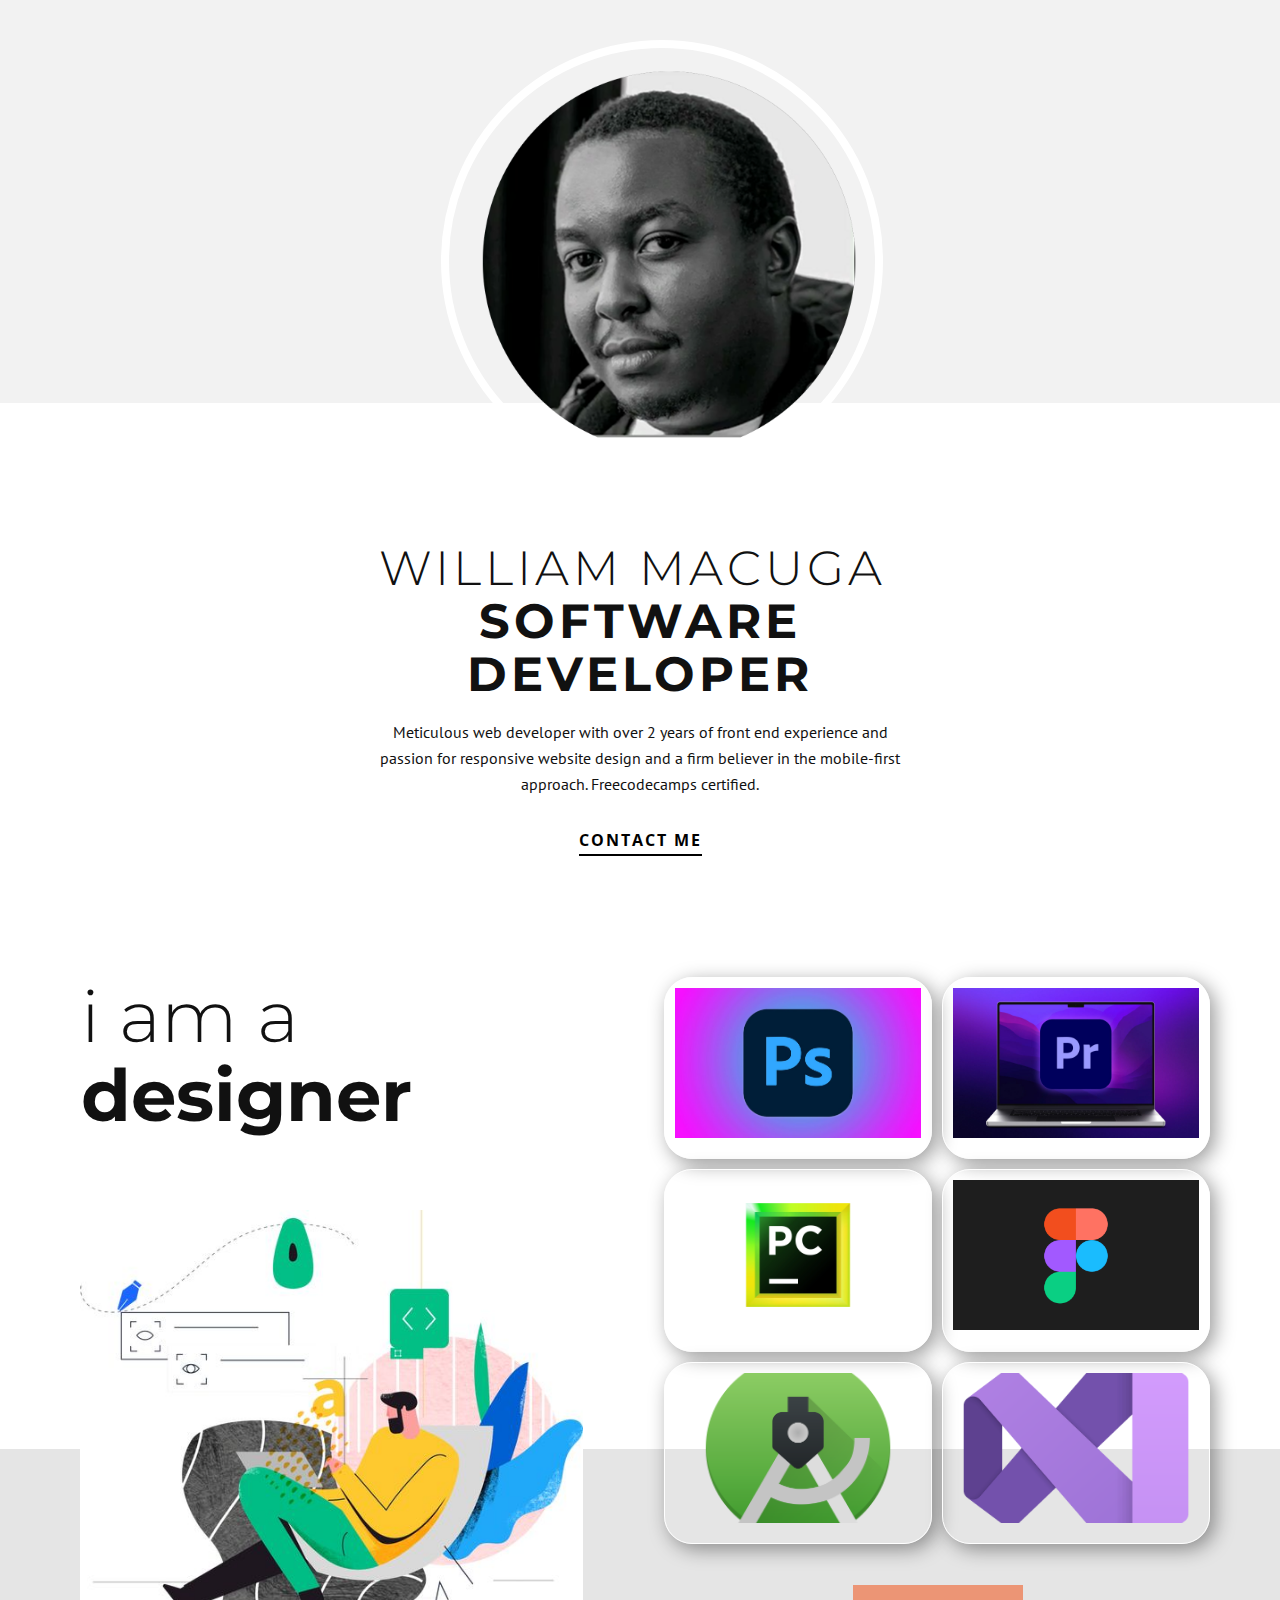
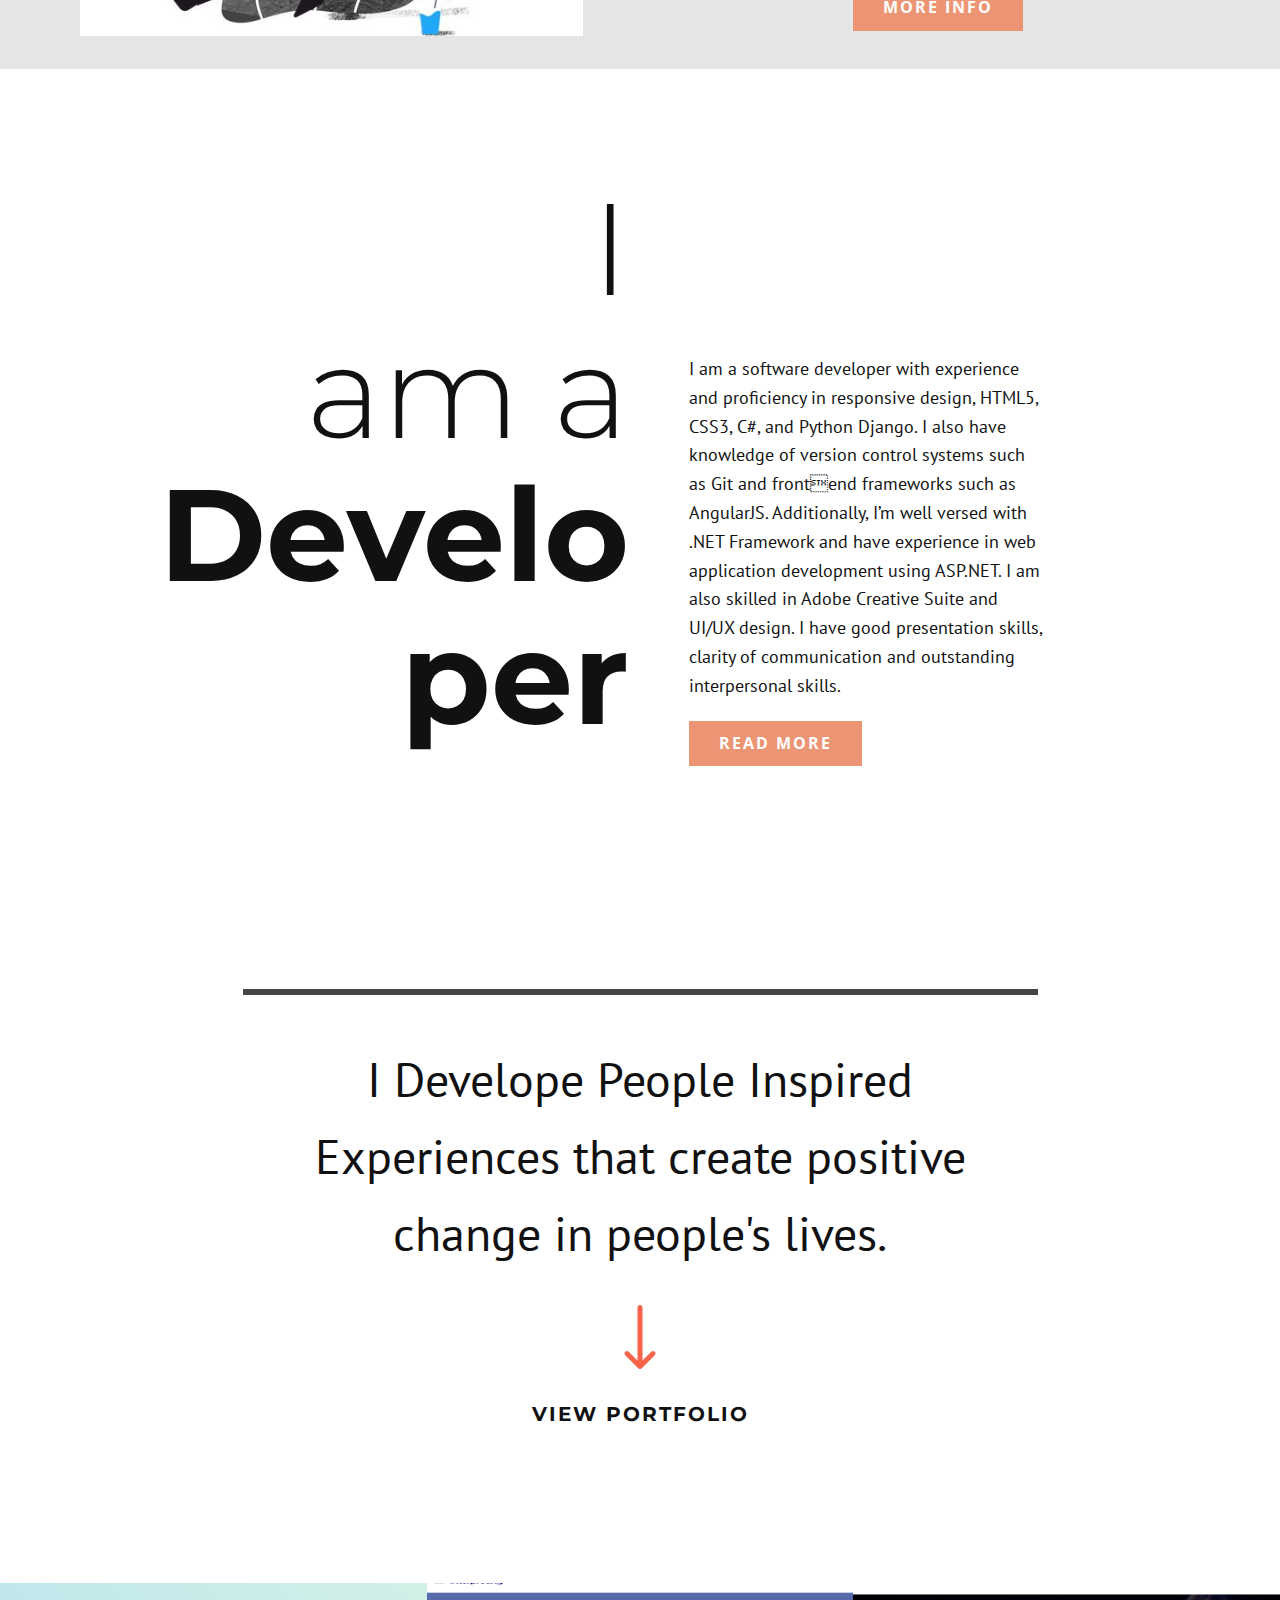
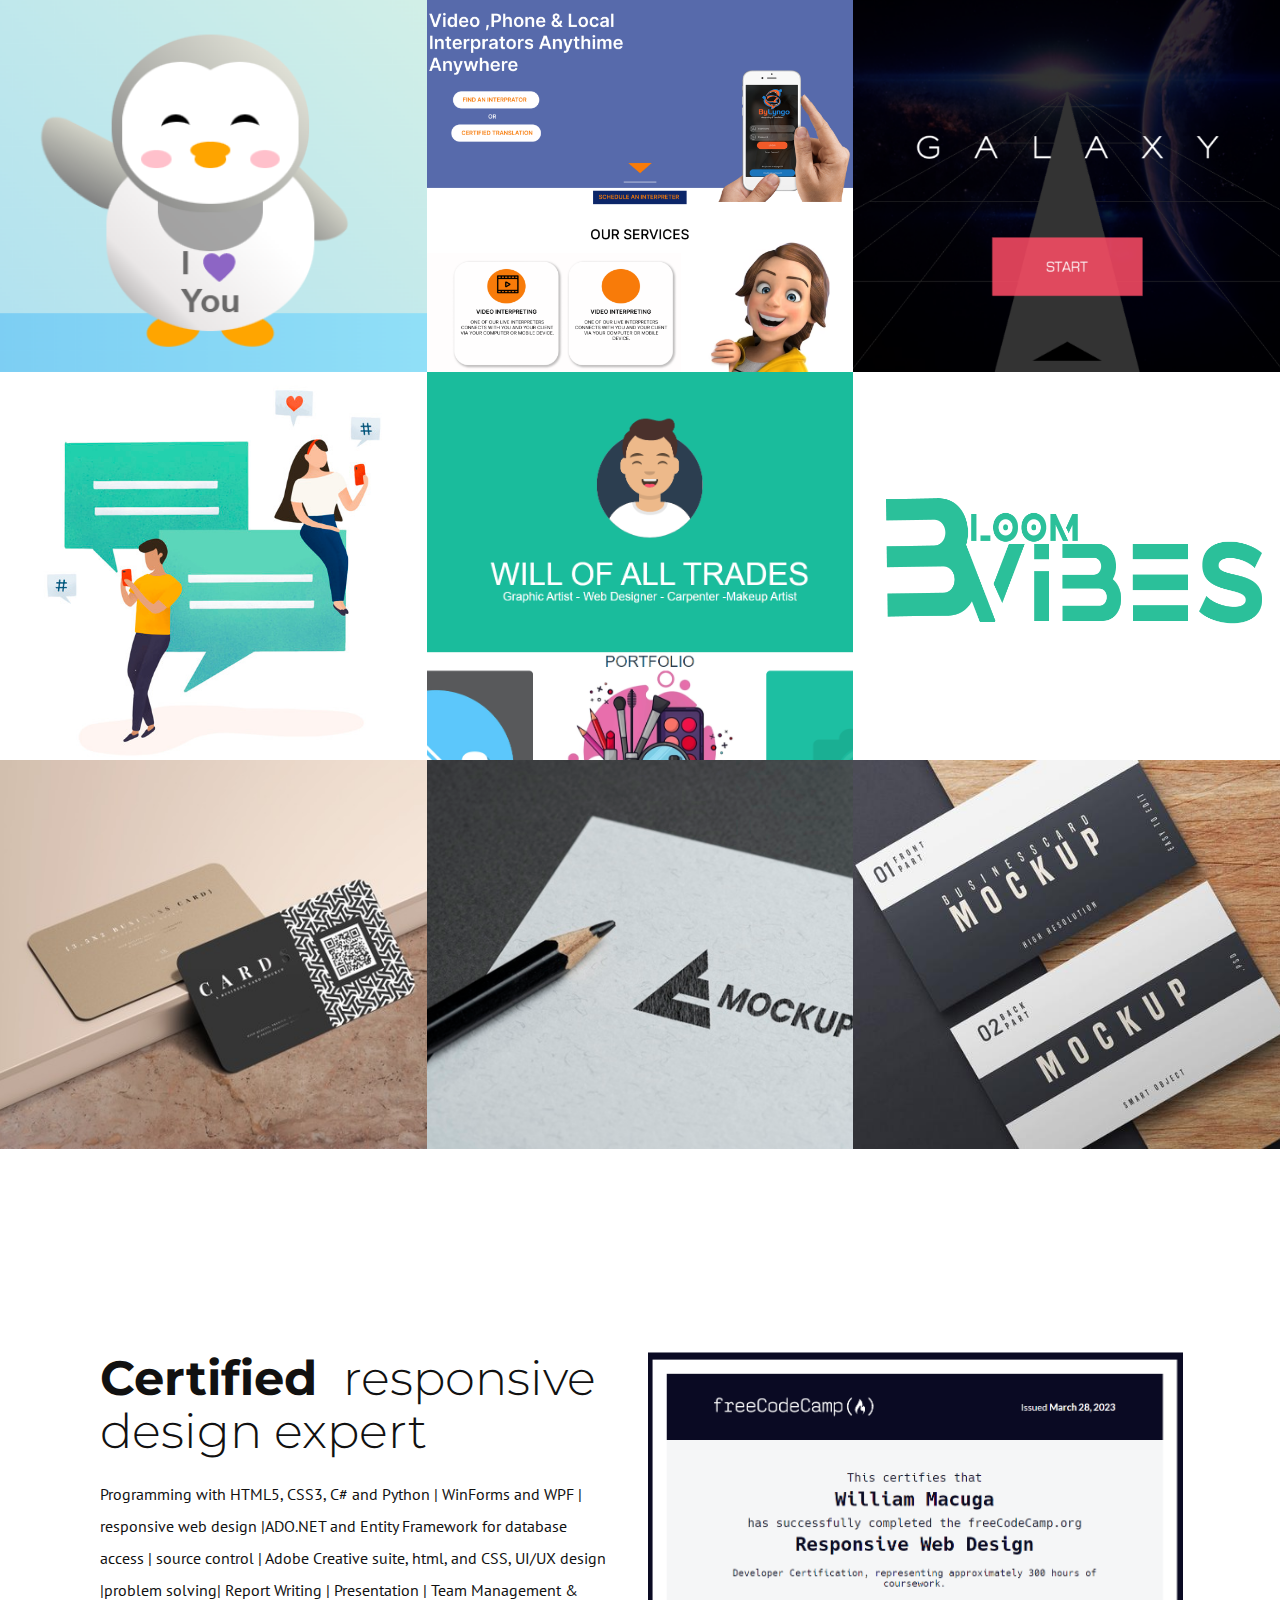
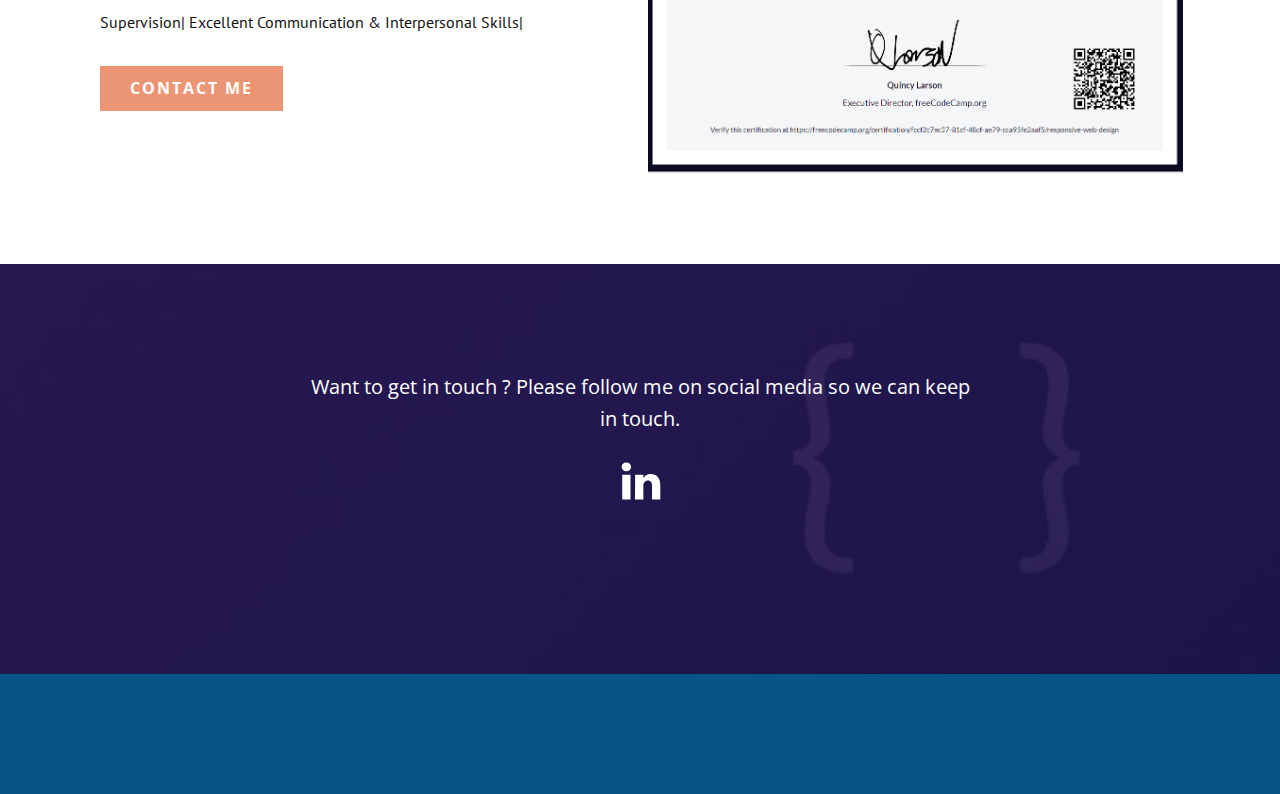
<file: index.html>
<!DOCTYPE html>
<html style="font-size: 16px;" lang="en"><head>
    <meta name="viewport" content="width=device-width, initial-scale=1.0">
    <meta charset="utf-8">
    <meta name="keywords" content="Creative Portfolio, i am designer, webuilddigital, We design People Inspired Experiences that create positive change in people&amp;apos;s lives., Visual communication for brands and people">
    <meta name="description" content="">
    <title>william Macuga</title>
    <link rel="stylesheet" href="nicepage.css" media="screen">
<link rel="stylesheet" href="Page-1.css" media="screen">
    <script class="u-script" type="text/javascript" src="jquery.js" defer=""></script>
    <script class="u-script" type="text/javascript" src="nicepage.js" defer=""></script>
    <meta name="generator" content="Nicepage 5.8.2, nicepage.com">
    <link id="u-theme-google-font" rel="stylesheet" href="https://fonts.googleapis.com/css?family=Montserrat:100,100i,200,200i,300,300i,400,400i,500,500i,600,600i,700,700i,800,800i,900,900i|Open+Sans:300,300i,400,400i,500,500i,600,600i,700,700i,800,800i">
    <link id="u-page-google-font" rel="stylesheet" href="https://fonts.googleapis.com/css?family=PT+Sans:400,400i,700,700i|Montserrat:100,100i,200,200i,300,300i,400,400i,500,500i,600,600i,700,700i,800,800i,900,900i">
    
    
    
    
    
    
    
    
    <script type="application/ld+json">{
		"@context": "http://schema.org",
		"@type": "Organization",
		"name": ""
}</script>
    <meta name="theme-color" content="#f86449">
    <meta property="og:title" content="Page 1">
    <meta property="og:type" content="website">
  <meta data-intl-tel-input-cdn-path="intlTelInput/" /></head>
  <body class="u-body u-xl-mode" data-lang="en">
    
    <section class="u-align-center u-clearfix u-section-1" id="carousel_a717">
      <div class="u-expanded-width u-grey-5 u-shape u-shape-rectangle u-shape-1"></div>
      <div alt="" class="u-border-8 u-border-white u-image u-image-circle u-image-1" data-image-width="1175" data-image-height="1125"></div>
      <h2 class="u-text u-text-1">William macuga&nbsp; <b>software Developer</b>
      </h2>
      <p class="u-text u-text-2"> Meticulous web developer with over 2 years of front end experience and passion for responsive website design and a firm believer in the mobile-first approach. Freecodecamps certified.</p>
      <a href="mailto:williammacuga@gmail.com?subject=I%20have%20an%20offer%20for%20you" class="u-active-none u-border-2 u-border-black u-border-no-left u-border-no-right u-border-no-top u-btn u-btn-rectangle u-button-style u-hover-none u-none u-btn-1">Contact me</a>
    </section>
    <section class="u-clearfix u-grey-10 u-section-2" id="sec-7c5b">
      <div class="u-expanded-width u-shape u-shape-rectangle u-white u-shape-1"></div>
      <div class="u-clearfix u-gutter-50 u-layout-wrap u-layout-wrap-1">
        <div class="u-layout">
          <div class="u-layout-row">
            <div class="u-container-style u-layout-cell u-left-cell u-size-30 u-layout-cell-1">
              <div class="u-container-layout u-container-layout-1">
                <h2 class="u-align-center-sm u-align-center-xs u-align-left-lg u-align-left-md u-align-left-xl u-text u-text-1">i am a&nbsp;<span style="font-weight: 700;">
                    <br>des<span style="font-size: 3.75rem;"></span>igner
                  </span>
                </h2>
                <img class="u-image u-image-contain u-image-default u-image-1" src="images/dd.jpg" alt="" data-image-width="563" data-image-height="476">
              </div>
            </div>
            <div class="u-container-style u-layout-cell u-right-cell u-size-30 u-layout-cell-2">
              <div class="u-container-layout u-container-layout-2">
                <div class="u-list u-list-1">
                  <div class="u-repeater u-repeater-1">
                    <div class="u-border-1 u-border-white u-container-style u-list-item u-radius-28 u-repeater-item u-shape-round u-list-item-1">
                      <div class="u-container-layout u-similar-container u-container-layout-3">
                        <img class="u-align-center u-expanded-width u-image u-image-default u-image-2" src="images/adobe-photoshop-icon-logo-4sts.jpg" alt="" data-image-width="1200" data-image-height="675">
                      </div>
                    </div>
                    <div class="u-border-1 u-border-white u-container-style u-list-item u-radius-28 u-repeater-item u-shape-round u-list-item-2">
                      <div class="u-container-layout u-similar-container u-container-layout-4">
                        <img class="u-align-center u-expanded-width u-image u-image-default u-image-3" src="images/premiere-macbookpro-16.jpg" alt="" data-image-width="1600" data-image-height="800">
                      </div>
                    </div>
                    <div class="u-border-1 u-border-white u-container-style u-list-item u-radius-28 u-repeater-item u-shape-round u-list-item-3">
                      <div class="u-container-layout u-similar-container u-container-layout-5">
                        <img class="u-align-center u-expanded-width u-image u-image-default u-image-4" src="images/pycharm-logo.webp" alt="" data-image-width="1200" data-image-height="1200">
                      </div>
                    </div>
                    <div class="u-border-1 u-border-white u-container-style u-list-item u-radius-28 u-repeater-item u-shape-round u-list-item-4">
                      <div class="u-container-layout u-similar-container u-container-layout-6">
                        <img class="u-align-center u-expanded-width u-image u-image-default u-image-5" src="images/ce5e0bb3-16b9-4d88-9bca-7d237fe725a8-cover.png" alt="" data-image-width="1751" data-image-height="960">
                      </div>
                    </div>
                    <div class="u-border-1 u-border-white u-container-style u-list-item u-radius-28 u-repeater-item u-shape-round u-list-item-5">
                      <div class="u-container-layout u-similar-container u-container-layout-7">
                        <img class="u-align-center u-expanded-width u-image u-image-default u-image-6" src="images/1024px-Breezeicons-apps-48-android-studio.svg.png" alt="" data-image-width="1024" data-image-height="1024">
                      </div>
                    </div>
                    <div class="u-border-1 u-border-white u-container-style u-list-item u-radius-28 u-repeater-item u-shape-round u-list-item-6">
                      <div class="u-container-layout u-similar-container u-container-layout-8">
                        <img class="u-align-center u-expanded-width u-image u-image-default u-image-7" src="images/1200px-Visual_Studio_Icon_2022.svg.png" alt="" data-image-width="1200" data-image-height="1200">
                      </div>
                    </div>
                  </div>
                </div>
                <a href="graphics.html" class="u-btn u-button-style u-palette-2-base u-btn-1" target="_blank">More info</a>
              </div>
            </div>
          </div>
        </div>
      </div>
    </section>
    <section class="u-clearfix u-white u-section-3" id="carousel_96a0">
      <div class="u-clearfix u-sheet u-sheet-1">
        <div class="u-clearfix u-expanded-width u-layout-wrap u-layout-wrap-1">
          <div class="u-layout">
            <div class="u-layout-row">
              <div class="u-align-right u-container-style u-layout-cell u-size-31 u-layout-cell-1">
                <div class="u-container-layout u-valign-bottom u-container-layout-1">
                  <h1 class="u-text u-text-1">I<br>am a <span style="font-weight: 700;">Developer</span>
                    <br>
                    <br>
                  </h1>
                </div>
              </div>
              <div class="u-container-style u-layout-cell u-size-29 u-layout-cell-2">
                <div class="u-container-layout u-container-layout-2">
                  <p class="u-text u-text-2"> I am a software developer with 
experience and proficiency in responsive 
design, HTML5, CSS3, C#, and Python 
Django. I also have knowledge of version 
control systems such as Git and frontend frameworks such as AngularJS. 
Additionally, I’m well versed with .NET 
Framework and have experience in web 
application development using ASP.NET. 
I am also skilled in Adobe Creative Suite 
and UI/UX design. I have good 
presentation skills, clarity of 
communication and outstanding 
interpersonal skills.</p>
                  <a href="https://www.linkedin.com/in/williammacuga/" class="u-btn u-button-style u-palette-2-base u-btn-1" target="_blank">read more</a>
                </div>
              </div>
            </div>
          </div>
        </div>
      </div>
    </section>
    <section class="u-clearfix u-section-4" id="carousel_9d5a">
      <div class="u-clearfix u-sheet u-valign-middle u-sheet-1">
        <div class="u-border-6 u-border-grey-dark-1 u-line u-line-horizontal u-line-1"></div>
        <h2 class="u-align-center u-custom-font u-font-pt-sans u-text u-text-1">I Develope People Inspired Experiences that create positive change in people's lives.</h2><span class="u-icon u-icon-circle u-text-palette-1-base u-icon-1"><svg class="u-svg-link" preserveAspectRatio="xMidYMin slice" viewBox="0 0 512 512" style=""><use xmlns:xlink="http://www.w3.org/1999/xlink" xlink:href="#svg-9f13"></use></svg><svg class="u-svg-content" viewBox="0 0 512 512" x="0px" y="0px" id="svg-9f13" style="enable-background:new 0 0 512 512;"><g><g><path d="M374.108,373.328c-7.829-7.792-20.492-7.762-28.284,0.067L276,443.557V20c0-11.046-8.954-20-20-20    c-11.046,0-20,8.954-20,20v423.558l-69.824-70.164c-7.792-7.829-20.455-7.859-28.284-0.067c-7.83,7.793-7.859,20.456-0.068,28.285    l104,104.504c0.006,0.007,0.013,0.012,0.019,0.018c7.792,7.809,20.496,7.834,28.314,0.001c0.006-0.007,0.013-0.012,0.019-0.018    l104-104.504C381.966,393.785,381.939,381.121,374.108,373.328z"></path>
</g>
</g></svg></span>
        <h5 class="u-align-center u-custom-font u-font-montserrat u-text u-text-2">view portfolio</h5>
      </div>
    </section>
    <section class="u-align-center u-clearfix u-white u-section-5" id="sec-4a05">
      <div class="u-expanded-width u-gallery u-layout-grid u-lightbox u-show-text-on-hover u-gallery-1">
        <div class="u-gallery-inner u-gallery-inner-1">
          <div class="u-effect-fade u-gallery-item" data-href="penguin.html" title="Blog" data-target="_blank">
            <div class="u-back-slide" data-image-width="662" data-image-height="370">
              <img class="u-back-image u-expanded" src="images/responsiveD.png" alt="Responsive Design">
            </div>
            <div class="u-over-slide u-shading u-valign-middle u-over-slide-1">
              <h3 class="u-gallery-heading" style="text-transform: uppercase; background-image: none;">Responsive Design</h3>
              <p class="u-gallery-text"></p>
            </div>
          </div>
          <div class="u-effect-fade u-gallery-item" data-href="graphics.html">
            <div class="u-back-slide" data-image-width="1492" data-image-height="1492">
              <img class="u-back-image u-expanded" src="images/byligual1.png" alt="Figma  Design">
            </div>
            <div class="u-over-slide u-shading u-valign-middle u-over-slide-2">
              <h3 class="u-gallery-heading" style="text-transform: uppercase; background-image: none;">Figma  Design</h3>
              <p class="u-gallery-text"></p>
            </div>
          </div>
          <div class="u-effect-fade u-gallery-item" data-href="portfolio-GalaxyGame.html">
            <div class="u-back-slide" data-image-width="1918" data-image-height="991">
              <img class="u-back-image u-expanded" src="images/galaxy.png" alt="Games ">
            </div>
            <div class="u-over-slide u-shading u-valign-middle u-over-slide-3">
              <h3 class="u-gallery-heading" style="text-transform: uppercase; background-image: none;">Games </h3>
              <p class="u-gallery-text"></p>
            </div>
          </div>
          <div class="u-effect-fade u-gallery-item" >
            <div class="u-back-slide" data-image-width="626" data-image-height="625">
              <img class="u-back-image u-expanded" src="images/users-with-speech-bubbles-vector_53876-82250.jpg" alt="Mobile Apps ">
            </div>
            <div class="u-over-slide u-shading u-valign-middle u-over-slide-4">
              <h3 class="u-gallery-heading" style="text-transform: uppercase; background-image: none;">Mobile Apps </h3>
              <p class="u-gallery-text"></p>
            </div>
          </div>
          <div class="u-effect-fade u-gallery-item"  data-href="portfolio-macugainc.html" >
            <div class="u-back-slide" data-image-width="1801" data-image-height="900">
              <img class="u-back-image u-expanded u-back-image-5" src="images/macugainc.png" alt="Ecommerce site">
            </div>
            <div class="u-over-slide u-shading u-valign-middle u-over-slide-5">
              <h3 class="u-gallery-heading" style="text-transform: uppercase; background-image: none;">Ecommerce site</h3>
              <p class="u-gallery-text"></p>
            </div>
          </div>
          <div class="u-effect-fade u-gallery-item" data-href="graphics.html">
            <div class="u-back-slide" data-image-width="2100" data-image-height="1500">
              <img class="u-back-image u-expanded" src="images/bv3.png" alt="mockup with logo">
            </div>
            <div class="u-over-slide u-shading u-valign-middle u-over-slide-6">
              <h3 class="u-gallery-heading" style="text-transform: uppercase; background-image: none;">mockup with logo</h3>
              <p class="u-gallery-text"></p>
            </div>
          </div>
          <div class="u-effect-fade u-gallery-item" data-href="graphics.html">
            <div class="u-back-slide">
              <img class="u-back-image u-expanded" src="images/rounded-corner-business-cards-mockup_358694-108.jpg" alt="business card">
            </div>
            <div class="u-over-slide u-shading u-valign-middle u-over-slide-7">
              <h3 class="u-gallery-heading" style="text-transform: uppercase; background-image: none;">business card</h3>
              <p class="u-gallery-text"></p>
            </div>
          </div>
          <div class="u-effect-fade u-gallery-item" data-href="graphics.html">
            <div class="u-back-slide">
              <img class="u-back-image u-expanded" src="images/mock-up-logo-design-business-white-paper_23-2148834253.jpg" alt="identity design">
            </div>
            <div class="u-over-slide u-shading u-valign-middle u-over-slide-8">
              <h3 class="u-gallery-heading" style="text-transform: uppercase; background-image: none;">identity design</h3>
              <p class="u-gallery-text"></p>
            </div>
          </div>
          <div class="u-effect-fade u-gallery-item" data-href="graphics.html">
            <div class="u-back-slide">
              <img class="u-back-image u-expanded" src="images/black-white-business-card-mockup-design_47987-2181.jpg" alt="modern design">
            </div>
            <div class="u-over-slide u-shading u-valign-middle u-over-slide-9">
              <h3 class="u-gallery-heading" style="text-transform: uppercase; background-image: none;">modern design</h3>
              <p class="u-gallery-text"></p>
            </div>
          </div>
        </div>
      </div>
    </section>
    <section class="u-clearfix u-section-6" id="carousel_4f5f">
      <div class="u-clearfix u-sheet u-sheet-1">
        <div class="u-clearfix u-expanded-width u-layout-wrap u-layout-wrap-1">
          <div class="u-layout">
            <div class="u-layout-row">
              <div class="u-align-left u-container-style u-layout-cell u-size-30 u-layout-cell-1">
                <div class="u-container-layout u-container-layout-1">
                  <h2 class="u-text u-text-1">
                    <span style="font-weight: 700;">Certified&nbsp;</span>&nbsp;responsive design expert
                  </h2>
                  <p class="u-text u-text-2"> Programming with HTML5, CSS3, C# and 
Python | WinForms and WPF |
responsive web design |ADO.NET and 
Entity Framework for database access |
source control | Adobe Creative suite, 
html, and CSS, UI/UX design |problem 
solving| Report Writing | Presentation | 
Team Management &amp; Supervision| 
Excellent Communication &amp; 
Interpersonal Skills| </p>
                  <a href="mailto:williammacuga@gmail.com?subject=I%20have%20an%20offer%20for%20you" class="u-align-center u-btn u-button-style u-palette-2-base u-btn-1">Contact me</a>
                </div>
              </div>
              <div class="u-align-right u-container-style u-layout-cell u-size-30 u-layout-cell-2">
                <div class="u-container-layout u-valign-bottom u-container-layout-2">
                  <img class="u-image u-image-default u-image-1" src="images/responsivewebdesign.png" alt="" data-image-width="1145" data-image-height="892">
                </div>
              </div>
            </div>
          </div>
        </div>
      </div>
    </section>
    <section class="u-align-center u-clearfix u-image u-shading u-section-7" data-image-width="2560" data-image-height="240" id="sec-77fd">
      <div class="u-clearfix u-sheet u-sheet-1">
        <p class="u-large-text u-text u-text-variant u-text-1">Want to get in touch ? Please follow me on&nbsp;social media&nbsp;so we can keep in touch.</p>
        <div class="u-social-icons u-spacing-20 u-social-icons-1">
          <a class="u-social-url" target="_blank" href="#"><span class="u-icon u-icon-circle u-social-icon u-social-linkedin u-icon-1"><svg class="u-svg-link" preserveAspectRatio="xMidYMin slice" viewBox="0 0 112 112" style=""><use xmlns:xlink="http://www.w3.org/1999/xlink" xlink:href="#svg-f2b5"></use></svg><svg xmlns="http://www.w3.org/2000/svg" xmlns:xlink="http://www.w3.org/1999/xlink" version="1.1" xml:space="preserve" class="u-svg-content" viewBox="0 0 112 112" x="0px" y="0px" id="svg-f2b5"><path d="M33.8,96.8H14.5v-58h19.3V96.8z M24.1,30.9L24.1,30.9c-6.6,0-10.8-4.5-10.8-10.1c0-5.8,4.3-10.1,10.9-10.1 S34.9,15,35.1,20.8C35.1,26.4,30.8,30.9,24.1,30.9z M103.3,96.8H84.1v-31c0-7.8-2.7-13.1-9.8-13.1c-5.3,0-8.5,3.6-9.9,7.1 c-0.6,1.3-0.6,3-0.6,4.8V97H44.5c0,0,0.3-52.6,0-58h19.3v8.2c2.6-3.9,7.2-9.6,17.4-9.6c12.7,0,22.2,8.4,22.2,26.1V96.8z"></path></svg>
          
          
        </span>
          </a>
        </div>
      </div>
    </section>
    
    
    <footer class="u-align-center u-clearfix u-custom-color-1 u-footer u-footer" id="sec-c599"><div class="u-clearfix u-sheet u-sheet-1"></div></footer>
   
  
</body></html>
</file>
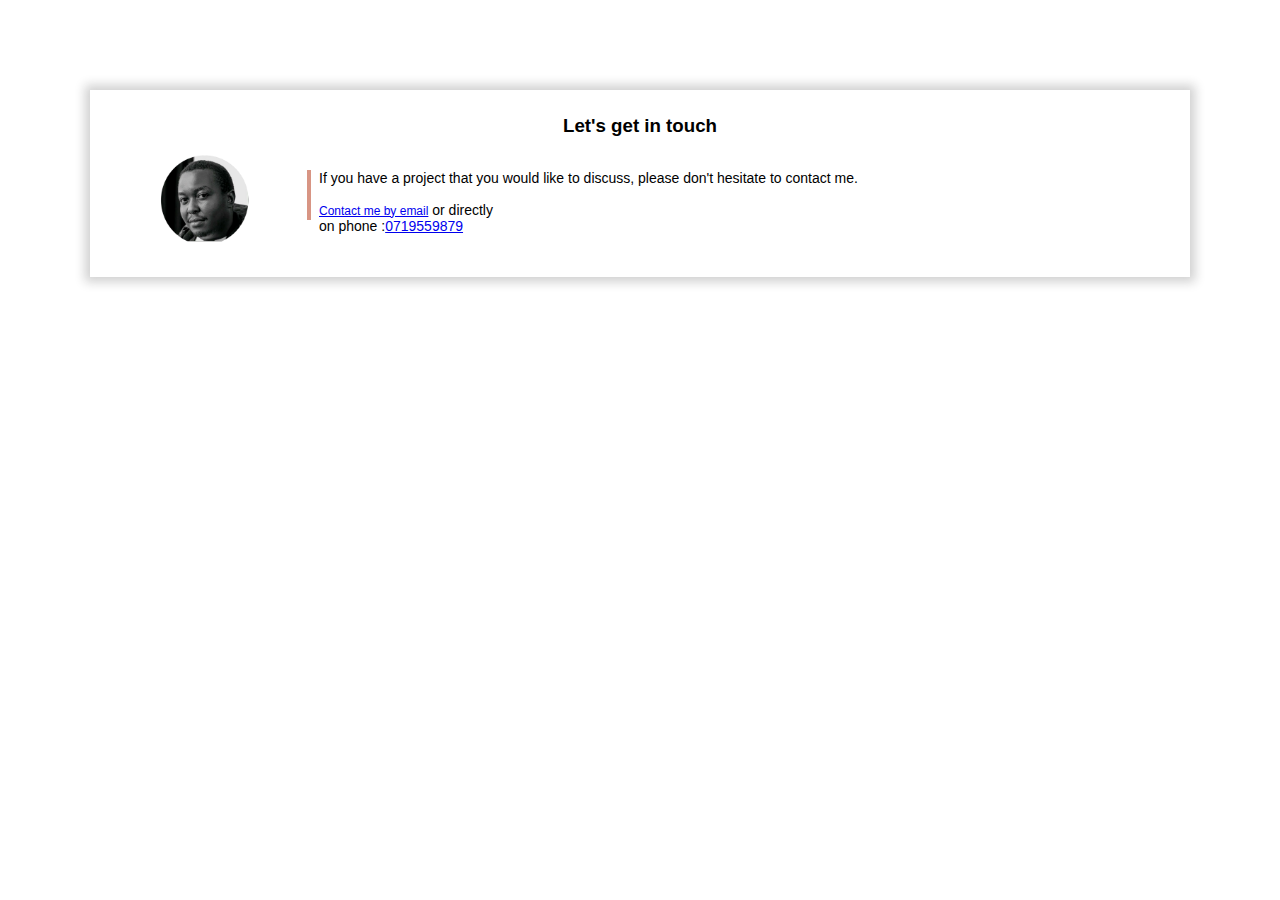
<file: contact-frame.html>
<!DOCTYPE html>
<html lang="en">
<head>
    <meta charset="UTF-8">
    <meta http-equiv="X-UA-Compatible" content="IE=edge">
    <meta name="viewport" content="width=device-width, initial-scale=1.0">
    
    <link rel="stylesheet" href="style.css">
</head>
<body>
    <div class="section">
        <div class="line display-mobile" style="margin-bottom: 15px;"></div>
    <div class="frame">
        <h3 class="title" >Let's get in touch</h3>
        <table style="width:100%;">
            <tr>
                <td valign="top" align="center">
                    <img class="frame" src="profilepic.png">
                </td>
                <td >
                    <div class="vertical-line">
                    <p> 
                        If you have a project that you would like to discuss,
                        please don't hesitate to contact me.
                        <br><br>
                        <a style="font-size:12px" href="mailto:williammacuga@gmail.com?subject=I%20have%20a%20job%20for%20you">Contact me by email</a> or directly<br>
                on phone :<a href="tel:+254719559879">0719559879</a>
                       </p>
                    </div>
                </td>
            </tr>
        </table>
    </div>
    </div>
</body>
</html>
</file>
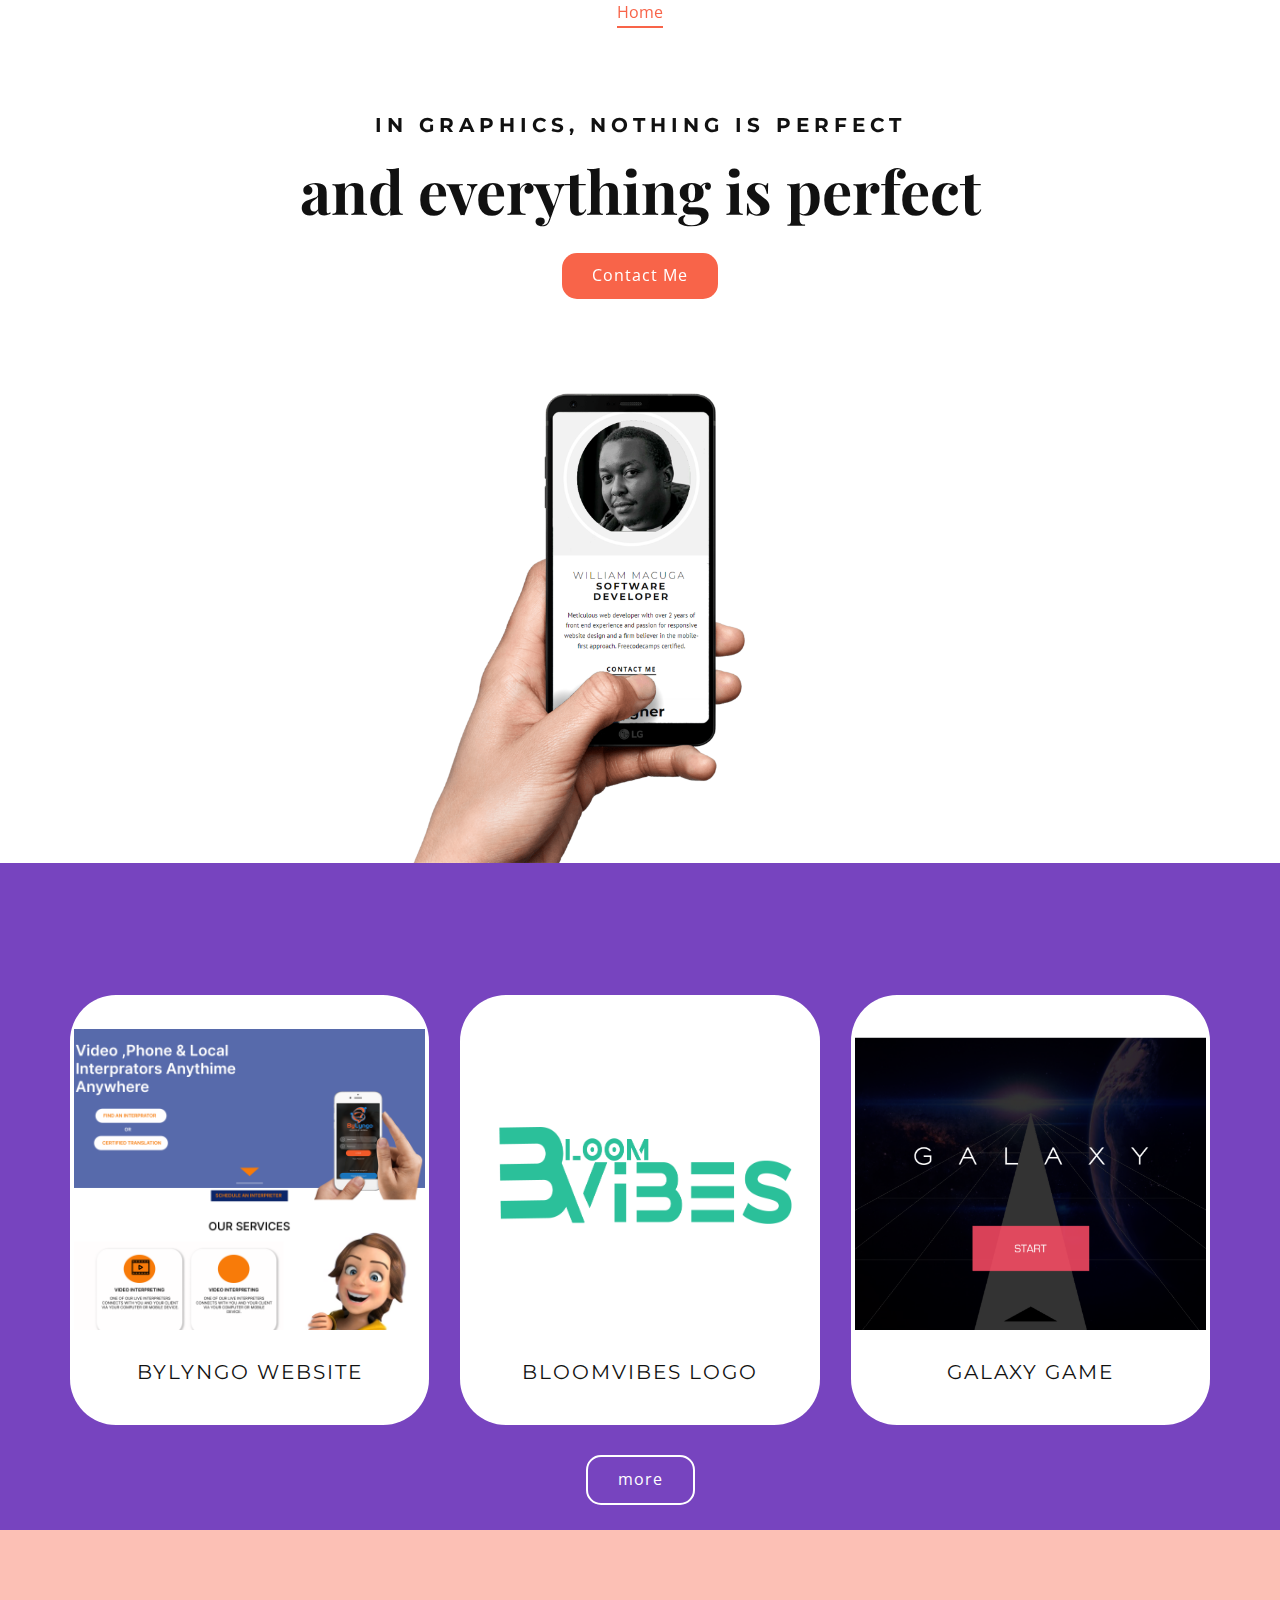
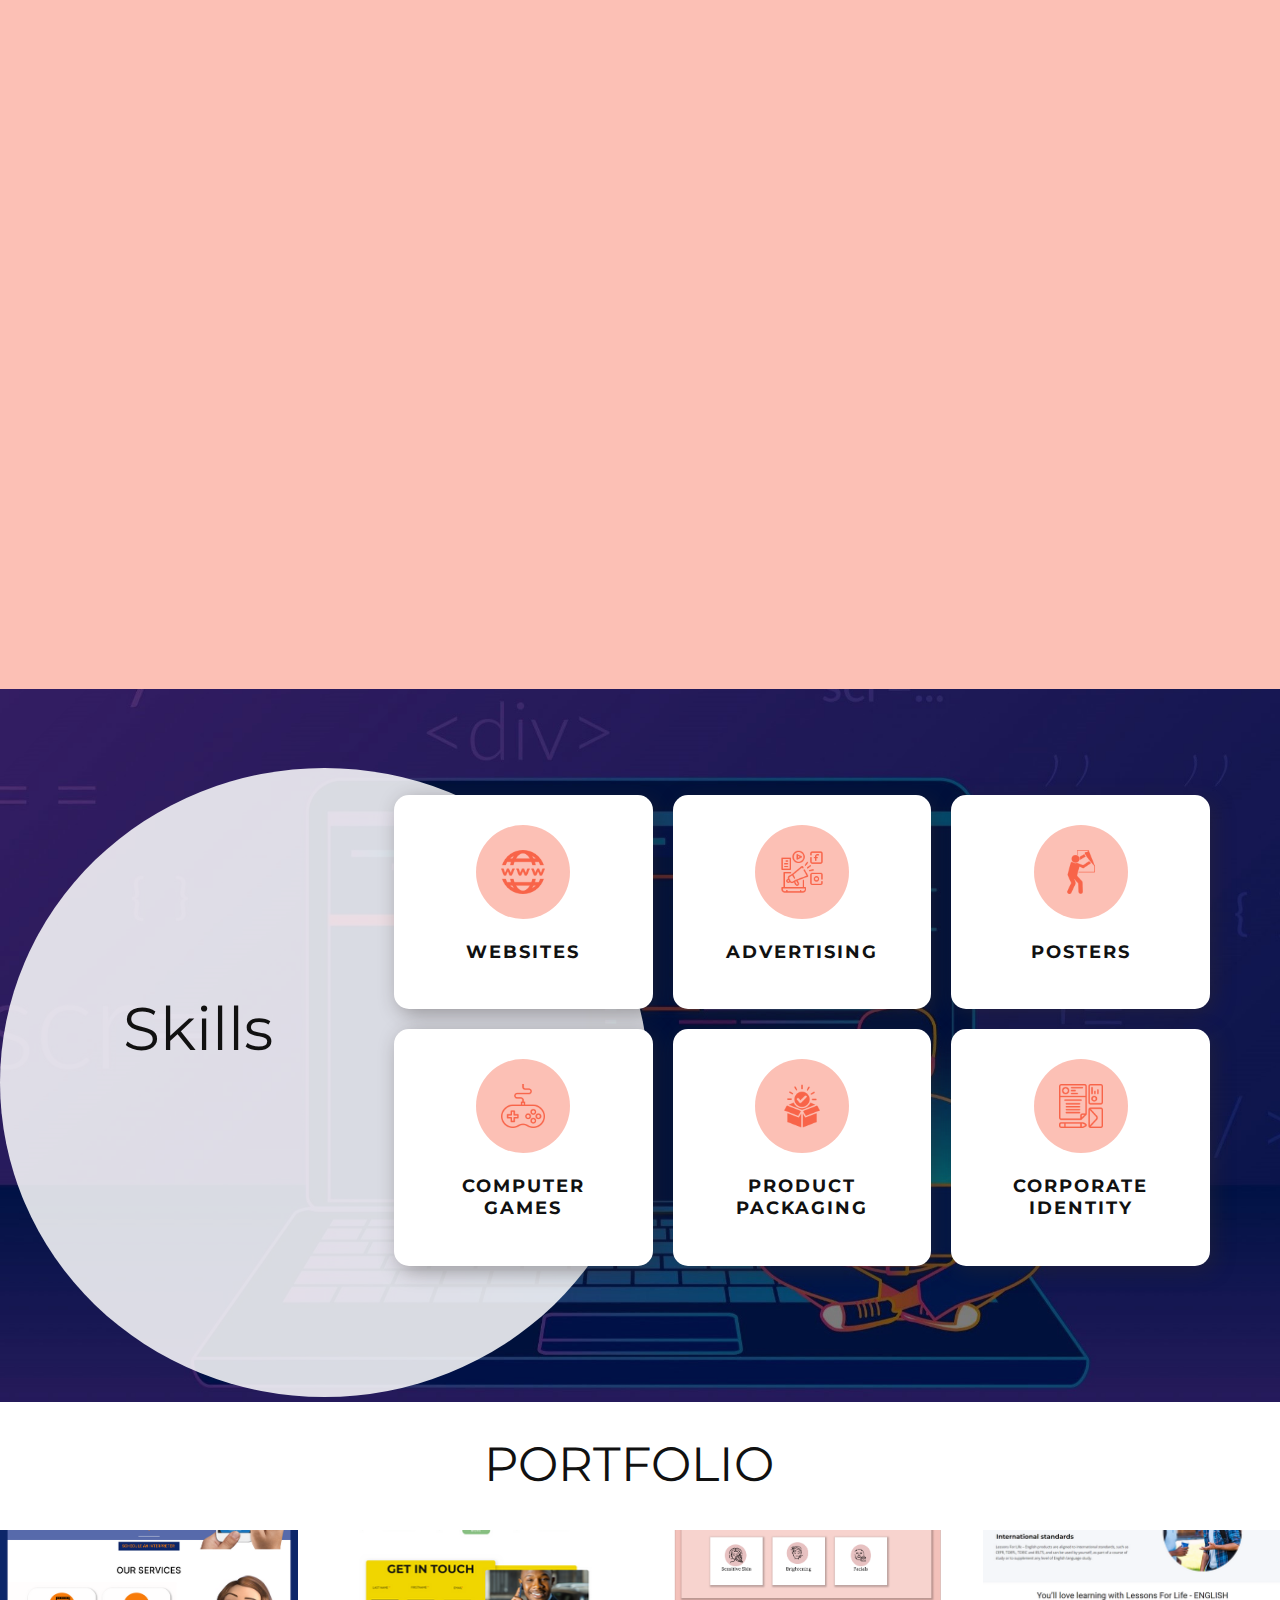
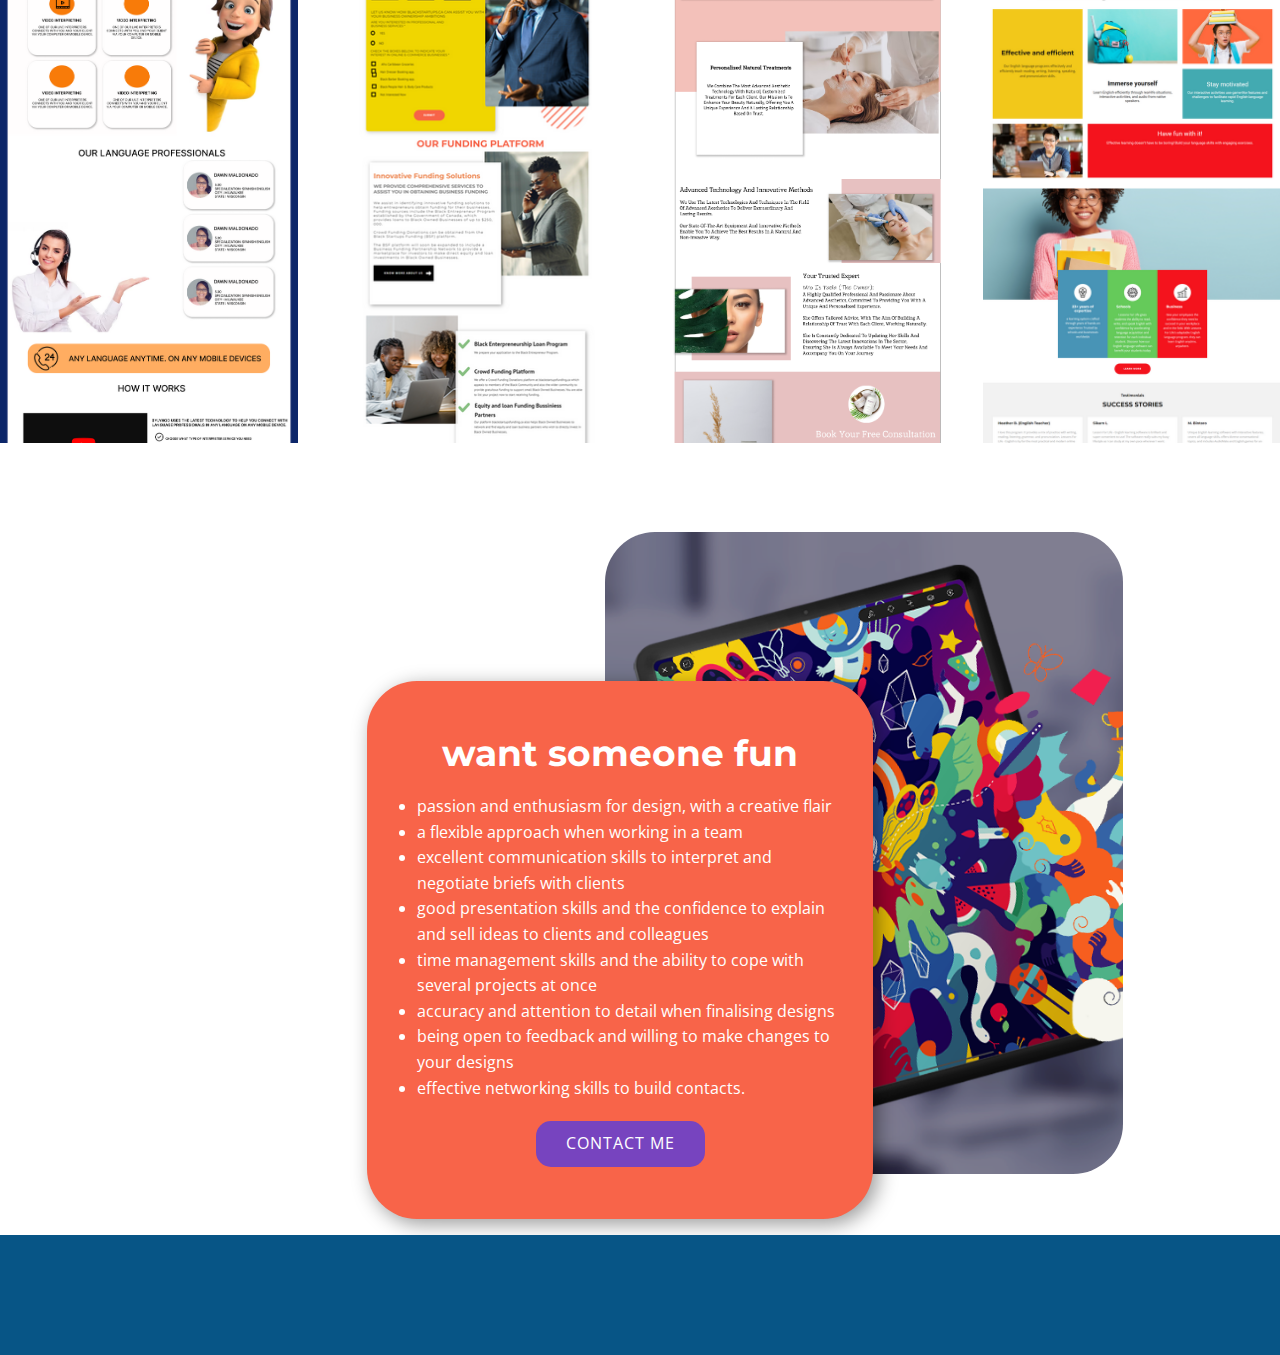
<file: graphics.html>
<!DOCTYPE html>
<html style="font-size: 16px;" lang="en"><head>
    <meta name="viewport" content="width=device-width, initial-scale=1.0">
    <meta charset="utf-8">
    <meta name="keywords" content="​and everything is perfect, Latest news, ​Travel with​ us, Do something fun, ​Travel with​ us, ​Working with a reputable travel agent takes the stress out of travel, ​Join Our Newsletter">
    <meta name="description" content="">
    <title>Graphic Design</title>
    <link rel="stylesheet" href="nicepage.css" media="screen">
<link rel="stylesheet" href="Page-2.css" media="screen">
    <script class="u-script" type="text/javascript" src="jquery.js" defer=""></script>
    <script class="u-script" type="text/javascript" src="nicepage.js" defer=""></script>
    <meta name="generator" content="Nicepage 5.8.2, nicepage.com">
    <link id="u-theme-google-font" rel="stylesheet" href="https://fonts.googleapis.com/css?family=Montserrat:100,100i,200,200i,300,300i,400,400i,500,500i,600,600i,700,700i,800,800i,900,900i|Open+Sans:300,300i,400,400i,500,500i,600,600i,700,700i,800,800i">
    <link id="u-page-google-font" rel="stylesheet" href="https://fonts.googleapis.com/css?family=Montserrat:100,100i,200,200i,300,300i,400,400i,500,500i,600,600i,700,700i,800,800i,900,900i|Playfair+Display:400,400i,500,500i,600,600i,700,700i,800,800i,900,900i|Playfair+Display:400,400i,500,500i,600,600i,700,700i,800,800i,900,900i|PT+Sans:400,400i,700,700i">
    
    
    
    
    
    
    <script type="application/ld+json">{
		"@context": "http://schema.org",
		"@type": "Organization",
		"name": ""
}</script>
    <meta name="theme-color" content="#f86449">
    <meta property="og:title" content="Page 2">
    <meta property="og:type" content="website">
  <meta data-intl-tel-input-cdn-path="intlTelInput/" /></head>
  <body class="u-body u-xl-mode" data-lang="en">
	  
    <section class="u-align-center u-clearfix u-section-1" id="carousel_bb64">
      <div class="u-clearfix u-sheet u-valign-top u-sheet-1">
        <a href="index.html" class="u-active-none u-border-2 u-border-active-palette-2-dark-1 u-border-hover-palette-2-base u-border-no-left u-border-no-right u-border-no-top u-border-palette-1-base u-btn u-button-style u-hover-none u-none u-text-hover-palette-2-base u-text-palette-1-base u-btn-1" data-animation-name="customAnimationIn" data-animation-duration="1750" data-animation-delay="500">Home</a>
        <h3 class="u-custom-font u-font-montserrat u-text u-text-default u-text-1" data-animation-name="customAnimationIn" data-animation-duration="1750" data-animation-delay="500"> In Graphics, nothing is perfect</h3>
        <h1 class="u-custom-font u-font-playfair-display u-text u-text-default u-title u-text-2" data-animation-name="customAnimationIn" data-animation-duration="1750" data-animation-delay="0"> and everything is perfect</h1>
        <a href="mailto:williammacuga@gmail.com?subject=I%20have%20an%20offer%20for%20you" class="u-active-palette-4-light-1 u-border-none u-btn u-btn-round u-button-style u-hover-palette-4-light-1 u-palette-1-base u-radius-15 u-btn-2" data-animation-name="customAnimationIn" data-animation-duration="1750" data-animation-delay="500">Contact Me</a>
        <img src="images/grphicsH.png" alt="" class="u-expanded-width-xs u-image u-image-contain u-image-default u-image-1" data-image-width="2100" data-image-height="1500">
      </div>
    </section>
    <section class="u-align-center u-clearfix u-palette-4-base u-section-2" id="carousel_be38">
      <div class="u-clearfix u-sheet u-sheet-1">
        <h2 class="u-text u-text-default u-text-1" data-animation-name="customAnimationIn" data-animation-duration="1750" data-animation-delay="500">Latest Projects</h2>
        <div class="u-expanded-width u-list u-list-1">
          <div class="u-repeater u-repeater-1">
            <div class="u-container-style u-list-item u-radius-46 u-repeater-item u-shape-round u-white u-list-item-1">
              <div class="u-container-layout u-similar-container u-container-layout-1">
                <img class="u-image u-image-default u-image-1" src="images/byligual1.png" alt="" data-image-width="1492" data-image-height="1492" data-href="https://nicepage.com">
                <h5 class="u-text u-text-default u-text-2">bylyngo website</h5>
              </div>
            </div>
            <div class="u-container-style u-list-item u-radius-46 u-repeater-item u-shape-round u-white u-list-item-2">
              <div class="u-container-layout u-similar-container u-container-layout-2">
                <img class="u-image u-image-default u-image-2" src="images/bv3.png" alt="" data-image-width="2100" data-image-height="1500" data-href="https://nicepage.com">
                <h5 class="u-text u-text-default u-text-3">Bloomvibes logo</h5>
              </div>
            </div>
            <div class="u-container-style u-list-item u-radius-46 u-repeater-item u-shape-round u-white u-list-item-3" >
              <div class="u-container-layout u-similar-container u-container-layout-3">
                <img class="u-image u-image-default u-image-3" src="images/galaxy.png" alt="" data-image-width="1918" data-image-height="991" data-href="portfolio-GalaxyGame.html">
                <h5 class="u-text u-text-default u-text-4">Galaxy game</h5>
              </div>
            </div>
          </div>
        </div>
        <a href="Page-2.html#carousel_adeb" class="u-active-white u-border-2 u-border-active-white u-border-hover-white u-border-white u-btn u-btn-round u-button-style u-hover-white u-none u-radius-15 u-text-active-palette-4-base u-text-body-alt-color u-text-hover-palette-4-base u-btn-1">more</a>
      </div>
    </section>
    <section class="u-clearfix u-palette-1-light-2 u-section-3" id="carousel_168a">
      <div class="u-clearfix u-sheet u-sheet-1">
        <div class="u-align-left u-container-style u-group u-radius-50 u-shape-round u-white u-group-1" data-animation-name="customAnimationIn" data-animation-duration="1750" data-animation-delay="500">
          <div class="u-container-layout u-container-layout-1">
            <h2 class="u-align-center-md u-align-center-sm u-align-center-xs u-text u-text-default u-text-1"> Work with<span style="font-size: 30px;">&nbsp;me</span>
            </h2>
            <p class="u-text u-text-default u-text-2"> Your work demands creative flair, up-to-date knowledge of industry software and a professional approach to time, costs and deadlines. This is what I bring to the table.</p>
            <a href="mailto:williammacuga@gmail.com?subject=I%20have%20an%20offer%20for%20you" class="u-active-palette-4-light-1 u-align-center-md u-align-center-sm u-align-center-xs u-btn u-btn-round u-button-style u-hover-palette-4-light-1 u-palette-4-base u-radius-15 u-btn-1">CONTACT ME</a>
          </div>
        </div>
        <div alt="" class="u-image u-image-circle u-image-1" data-image-width="482" data-image-height="409" data-animation-name="customAnimationIn" data-animation-duration="1750" data-animation-delay="500"></div>
        <div class="u-palette-4-base u-shape u-shape-circle u-shape-1" data-animation-name="fadeIn" data-animation-duration="1000" data-animation-direction="Left"></div>
      </div>
    </section>
    <section class="u-clearfix u-image u-section-4" id="carousel_adab" data-image-width="2560" data-image-height="1176">
      <div class="u-align-center-xs u-opacity u-opacity-85 u-shape u-shape-circle u-white u-shape-1"></div>
      <div class="u-list u-list-1">
        <div class="u-repeater u-repeater-1">
          <div class="u-align-center u-container-style u-list-item u-radius-15 u-repeater-item u-shape-round u-video-cover u-white u-list-item-1">
            <div class="u-container-layout u-similar-container u-valign-top u-container-layout-1"><span class="u-file-icon u-icon u-icon-circle u-palette-1-light-2 u-text-palette-1-base u-icon-1"><img src="images/1198-72415f18.png" alt=""></span>
              <h4 class="u-text u-text-1"> websites</h4>
            </div>
          </div>
          <div class="u-align-center u-container-style u-list-item u-radius-15 u-repeater-item u-shape-round u-video-cover u-white u-list-item-2">
            <div class="u-container-layout u-similar-container u-valign-top u-container-layout-2"><span class="u-file-icon u-icon u-icon-circle u-palette-1-light-2 u-text-palette-1-base u-icon-2"><img src="images/1997928-4022f22e.png" alt=""></span>
              <h4 class="u-text u-text-2"> advertising</h4>
            </div>
          </div>
          <div class="u-align-center u-container-style u-list-item u-radius-15 u-repeater-item u-shape-round u-video-cover u-white u-list-item-3">
            <div class="u-container-layout u-similar-container u-valign-top u-container-layout-3"><span class="u-file-icon u-icon u-icon-circle u-palette-1-light-2 u-text-palette-1-base u-icon-3"><img src="images/9930187-54304ea9.png" alt=""></span>
              <h4 class="u-text u-text-3"> posters<br>
              </h4>
            </div>
          </div>
          <div class="u-align-center u-container-style u-list-item u-radius-15 u-repeater-item u-shape-round u-video-cover u-white u-list-item-4">
            <div class="u-container-layout u-similar-container u-valign-top u-container-layout-4"><span class="u-file-icon u-icon u-icon-circle u-palette-1-light-2 u-text-palette-1-base u-icon-4"><img src="images/808513-ace2c2cd.png" alt=""></span>
              <h4 class="u-text u-text-4"> computer games</h4>
            </div>
          </div>
          <div class="u-align-center u-container-style u-list-item u-radius-15 u-repeater-item u-shape-round u-video-cover u-white u-list-item-5">
            <div class="u-container-layout u-similar-container u-valign-top u-container-layout-5"><span class="u-file-icon u-icon u-icon-circle u-palette-1-light-2 u-text-palette-1-base u-icon-5"><img src="images/9422452-ee2e85c4.png" alt=""></span>
              <h4 class="u-text u-text-5"> product packaging</h4>
            </div>
          </div>
          <div class="u-align-center u-container-style u-list-item u-radius-15 u-repeater-item u-shape-round u-video-cover u-white u-list-item-6">
            <div class="u-container-layout u-similar-container u-valign-top u-container-layout-6"><span class="u-file-icon u-icon u-icon-circle u-palette-1-light-2 u-text-palette-1-base u-icon-6"><img src="images/4331934-f5392421.png" alt=""></span>
              <h4 class="u-text u-text-6"> corporate identity</h4>
            </div>
          </div>
        </div>
      </div>
      <h2 class="u-align-center-xs u-align-left-lg u-align-left-md u-align-left-sm u-align-left-xl u-text u-text-7">Skills<span style="font-weight: 700;"></span>
      </h2>
    </section>
    <section class="u-clearfix u-section-5" id="carousel_adeb">
      <h2 class="u-align-center u-text u-text-1">PORTFOLIO</h2>
      <div class="u-expanded-width u-gallery u-layout-grid u-lightbox u-show-text-on-hover u-gallery-1">
        <div class="u-gallery-inner u-gallery-inner-1">
          <div class="u-effect-fade u-gallery-item">
            <div class="u-back-slide" data-image-width="1600" data-image-height="4372">
              <img class="u-back-image u-expanded" src="images/byligual.png">
            </div>
            <div class="u-over-slide u-shading u-over-slide-1">
              <h3 class="u-gallery-heading"></h3>
              <p class="u-gallery-text"></p>
            </div>
          </div>
          <div class="u-effect-fade u-gallery-item">
            <div class="u-back-slide" data-image-width="299" data-image-height="1920">
              <img class="u-back-image u-expanded" src="images/orange.png">
            </div>
            <div class="u-over-slide u-shading u-over-slide-2">
              <h3 class="u-gallery-heading"></h3>
              <p class="u-gallery-text"></p>
            </div>
          </div>
          <div class="u-effect-fade u-gallery-item">
            <div class="u-back-slide" data-image-width="1571" data-image-height="5713">
              <img class="u-back-image u-expanded" src="images/figma3.png">
            </div>
            <div class="u-over-slide u-shading u-over-slide-3">
              <h3 class="u-gallery-heading"></h3>
              <p class="u-gallery-text"></p>
            </div>
          </div>
          <div class="u-effect-fade u-gallery-item">
            <div class="u-back-slide" data-image-width="602" data-image-height="1920">
              <img class="u-back-image u-expanded" src="images/edu.png">
            </div>
            <div class="u-over-slide u-shading u-over-slide-4">
              <h3 class="u-gallery-heading"></h3>
              <p class="u-gallery-text"></p>
            </div>
          </div>
        </div>
      </div>
      <div class="u-container-style u-group u-image u-image-round u-radius-50 u-image-1" data-image-width="1169" data-image-height="725">
        <div class="u-container-layout u-container-layout-1">
          <div class="u-container-style u-group u-palette-1-base u-radius-50 u-shape-round u-group-2">
            <div class="u-container-layout u-container-layout-2">
              <h2 class="u-align-center u-text u-text-body-alt-color u-text-2">want someone fun</h2>
              <ul class="u-align-left u-text u-text-3">
                <li> passion and enthusiasm for design, with a creative flair</li>
                <li>a flexible approach when working in a team</li>
                <li>excellent communication skills to interpret and negotiate briefs with clients</li>
                <li>good presentation skills and the confidence to explain and sell ideas to clients and colleagues</li>
                <li>time management skills and the ability to cope with several projects at once</li>
                <li>accuracy and attention to detail when finalising designs</li>
                <li>being open to feedback and willing to make changes to your designs</li>
                <li>effective networking skills to build contacts.</li>
              </ul>
              <a href="mailto:williammacuga@gmail.com?subject=I%20have%20an%20offer%20for%20you" class="u-active-palette-4-light-1 u-border-none u-btn u-btn-round u-button-style u-hover-palette-4-light-1 u-palette-4-base u-radius-15 u-btn-1">CONTACT ME</a>
            </div>
          </div>
        </div>
      </div>
    </section>
    
    
    <footer class="u-align-center u-clearfix u-custom-color-1 u-footer u-footer" id="sec-c599"><div class="u-clearfix u-sheet u-sheet-1"></div></footer>
   
  
</body></html>
</file>
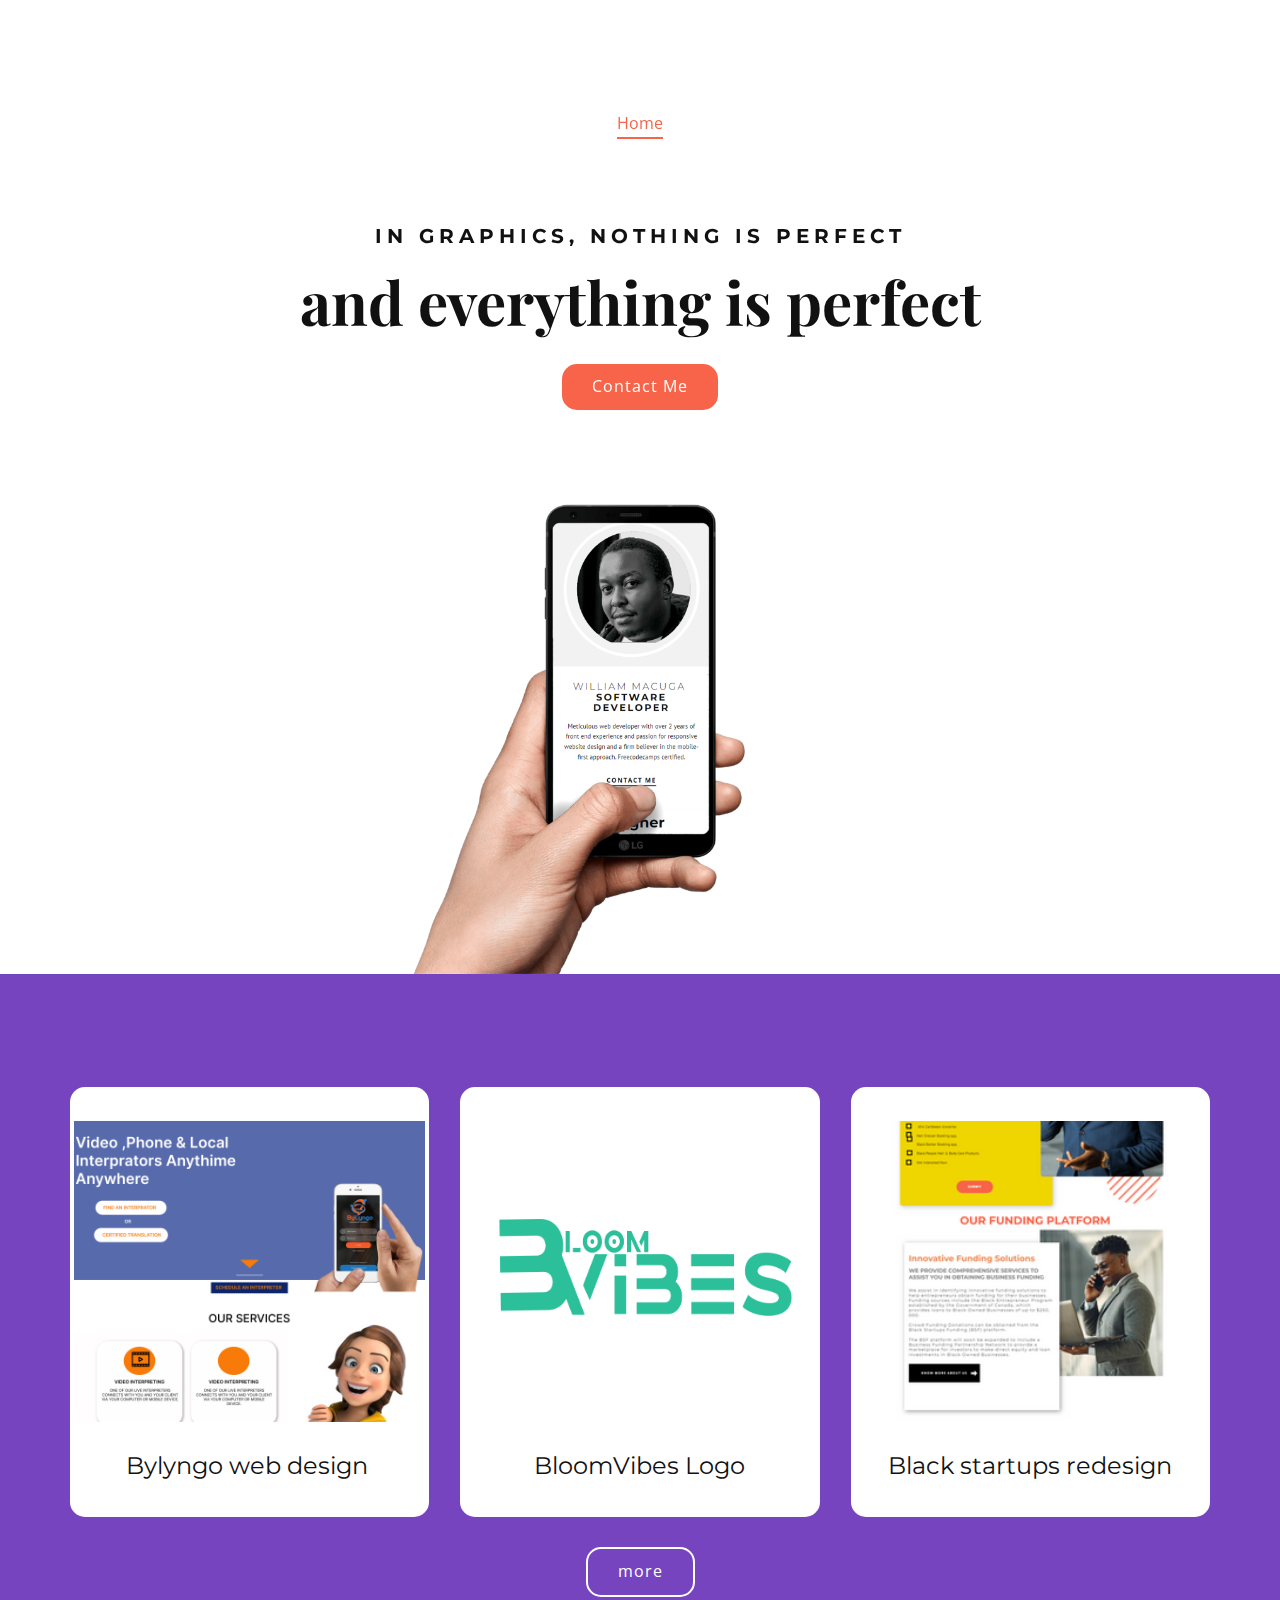
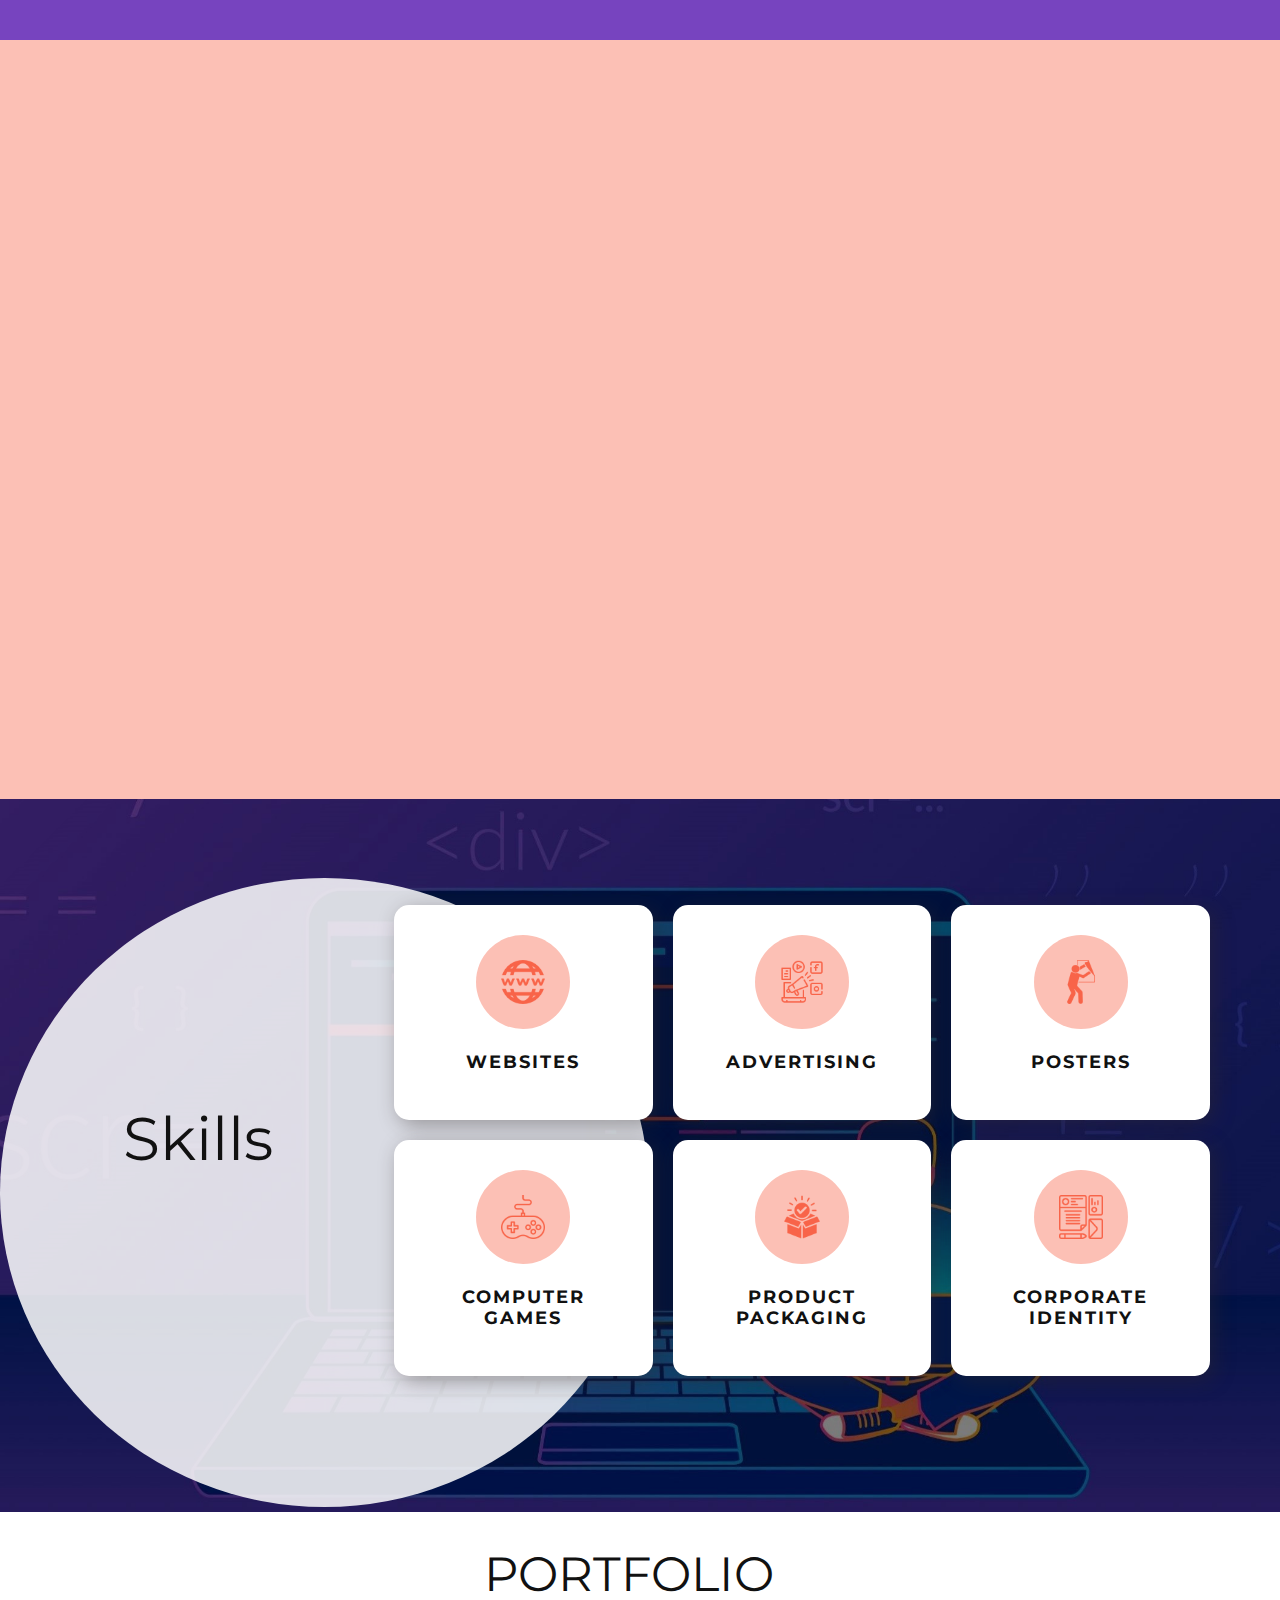
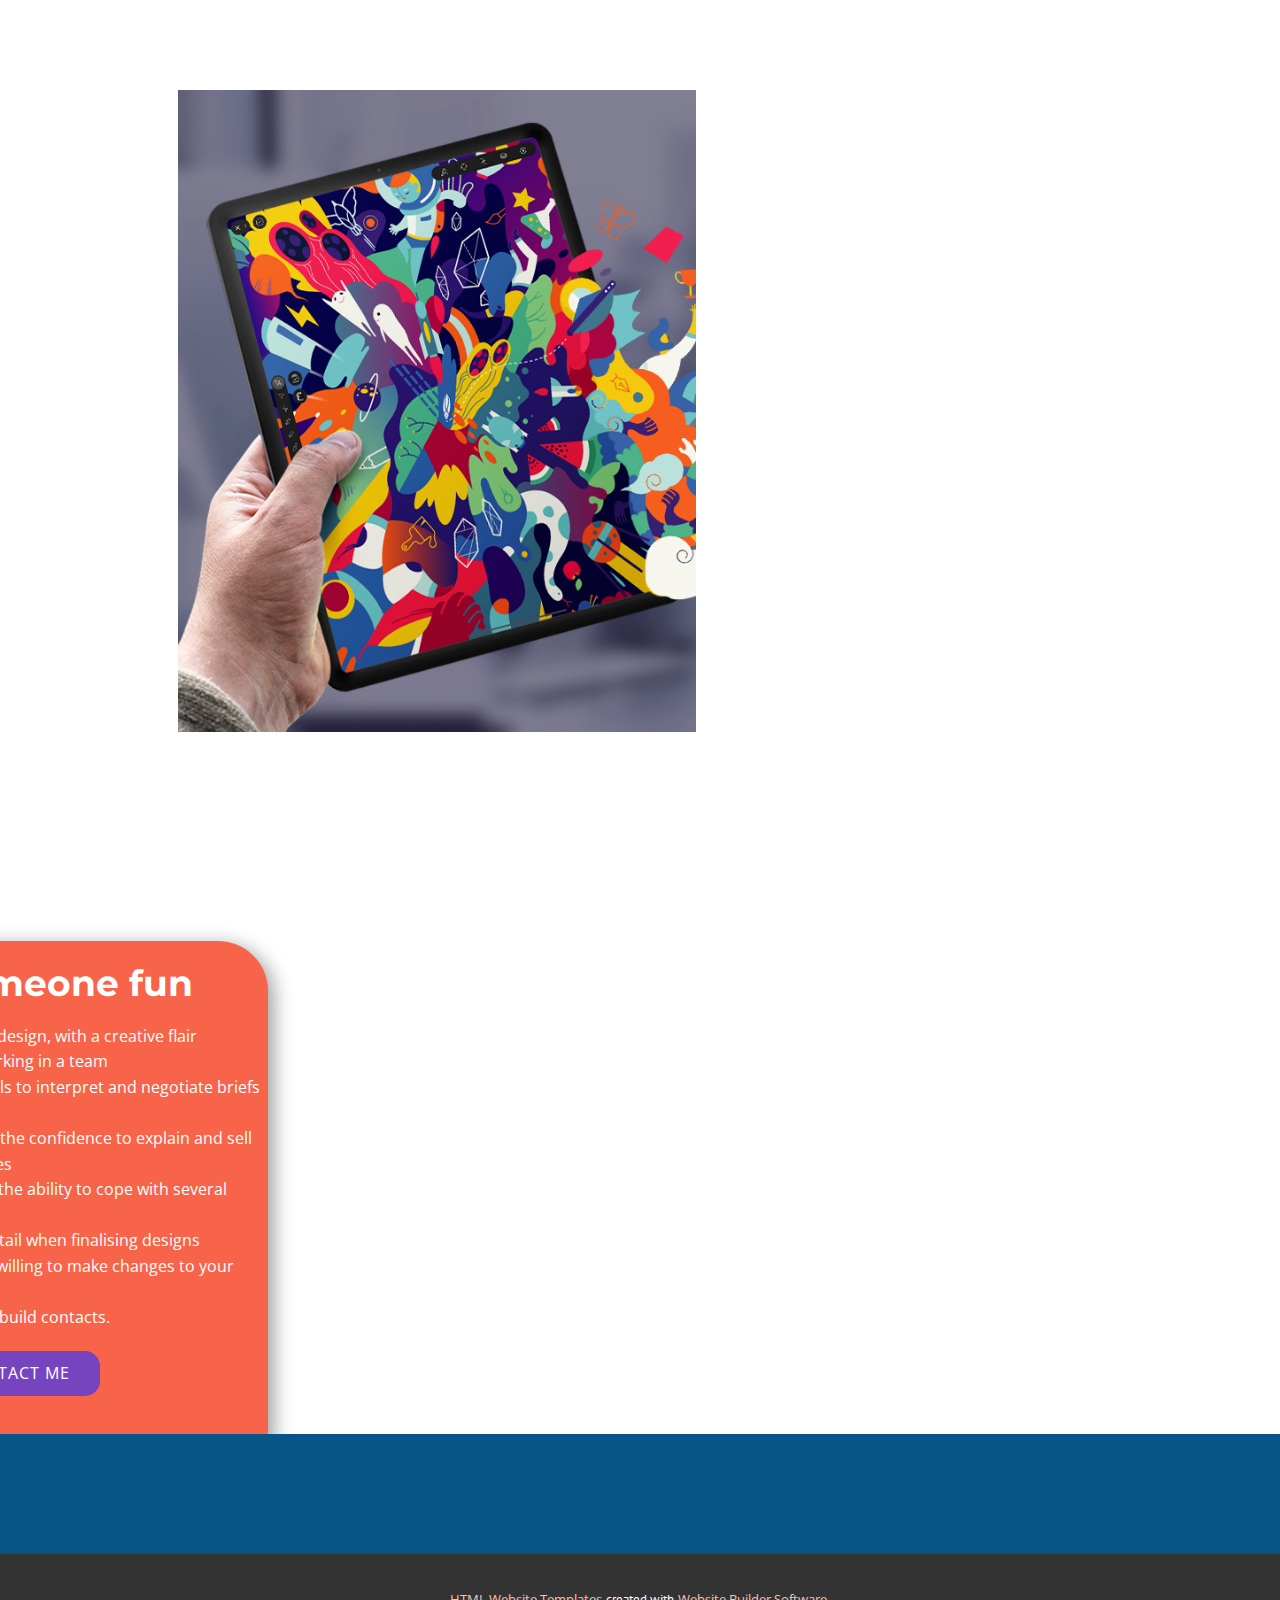
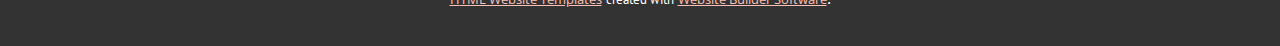
<file: oldgraphics.html>
<html style="font-size: 16px;" lang="en"><head>
    <meta name="viewport" content="width=device-width, initial-scale=1.0">
    <meta charset="utf-8">
    <meta name="keywords" content="​and everything is perfect, Latest news, ​Travel with​ us, Do something fun, ​Travel with​ us, ​Working with a reputable travel agent takes the stress out of travel, ​Join Our Newsletter">
    <meta name="description" content="">
    <title>Graphic Design</title>
    <link rel="stylesheet" href="nicepage.css" media="screen">
<link rel="stylesheet" href="Page-2.css" media="screen">
    <script class="u-script" type="text/javascript" src="jquery.js" defer=""></script>
    <script class="u-script" type="text/javascript" src="nicepage.js" defer=""></script>
    <meta name="generator" content="Nicepage 5.8.2, nicepage.com">
    <link id="u-theme-google-font" rel="stylesheet" href="https://fonts.googleapis.com/css?family=Montserrat:100,100i,200,200i,300,300i,400,400i,500,500i,600,600i,700,700i,800,800i,900,900i|Open+Sans:300,300i,400,400i,500,500i,600,600i,700,700i,800,800i">
    <link id="u-page-google-font" rel="stylesheet" href="https://fonts.googleapis.com/css?family=Montserrat:100,100i,200,200i,300,300i,400,400i,500,500i,600,600i,700,700i,800,800i,900,900i|Playfair+Display:400,400i,500,500i,600,600i,700,700i,800,800i,900,900i|Playfair+Display:400,400i,500,500i,600,600i,700,700i,800,800i,900,900i|PT+Sans:400,400i,700,700i">
    
    
    
    
    
    
    <script type="application/ld+json">{
		"@context": "http://schema.org",
		"@type": "Organization",
		"name": ""
}</script>
    <meta name="theme-color" content="#f86449">
    <meta property="og:title" content="Page 2">
    <meta property="og:type" content="website">
  <meta data-intl-tel-input-cdn-path="intlTelInput/"></head>
  <body class="u-body u-xl-mode" data-lang="en">
    <header class="u-clearfix u-header u-white u-header" id="sec-a6db"><div class="u-clearfix u-sheet u-sheet-1"></div></header>
    <section class="u-align-center u-clearfix u-section-1" id="carousel_bb64">
      <div class="u-clearfix u-sheet u-valign-top u-sheet-1">
        <a href="index.html" class="u-active-none u-border-2 u-border-active-palette-2-dark-1 u-border-hover-palette-2-base u-border-no-left u-border-no-right u-border-no-top u-border-palette-1-base u-btn u-button-style u-hover-none u-none u-text-hover-palette-2-base u-text-palette-1-base u-btn-1" data-animation-name="customAnimationIn" data-animation-duration="1750" data-animation-delay="500">Home</a>
        <h3 class="u-custom-font u-font-montserrat u-text u-text-default u-text-1" data-animation-name="customAnimationIn" data-animation-duration="1750" data-animation-delay="500"> In Graphics, nothing is perfect</h3>
        <h1 class="u-custom-font u-font-playfair-display u-text u-text-default u-title u-text-2" data-animation-name="customAnimationIn" data-animation-duration="1750" data-animation-delay="0"> and everything is perfect</h1>
        <a href="mailto:williammacuga@gmail.com?subject=I%20have%20an%20offer%20for%20you" class="u-active-palette-4-light-1 u-border-none u-btn u-btn-round u-button-style u-hover-palette-4-light-1 u-palette-1-base u-radius-15 u-btn-2" data-animation-name="customAnimationIn" data-animation-duration="1750" data-animation-delay="500">Contact Me</a>
        <img src="images/grphicsH.png" alt="" class="u-expanded-width-xs u-image u-image-contain u-image-default u-image-1" data-image-width="2100" data-image-height="1500">
      </div>
    </section>
    <section class="u-align-center u-clearfix u-palette-4-base u-section-2" id="carousel_be38">
      <div class="u-clearfix u-sheet u-sheet-1">
        <h2 class="u-text u-text-default u-text-1" data-animation-name="customAnimationIn" data-animation-duration="1750" data-animation-delay="500">Latest Projects</h2><!--blog--><!--blog_options_json--><!--{"type":"Recent","source":"","tags":"","count":""}--><!--/blog_options_json-->
        <div class="u-blog u-expanded-width u-blog-1">
          <div class="u-repeater u-repeater-1"><!--blog_post-->
            <div class="u-align-left u-blog-post u-container-style u-radius-15 u-repeater-item u-shape-round u-white u-repeater-item-1">
              <div class="u-container-layout u-similar-container u-valign-top-lg u-valign-top-md u-valign-top-sm u-valign-top-xl u-container-layout-1">
                <a class="u-post-header-link" href="blog/post-5.html"><!--blog_post_image-->
                  <img class="u-blog-control u-expanded-width-xs u-image u-image-1" src="images/byligual1.png" data-image-width="1492" data-image-height="1492"><!--/blog_post_image-->
                </a>
                <h4 class="u-align-center u-text u-text-default u-text-2">Bylyngo web design&nbsp;</h4>
              </div>
            </div><div class="u-align-left u-blog-post u-container-style u-radius-15 u-repeater-item u-shape-round u-white u-repeater-item-2">
              <div class="u-container-layout u-similar-container u-valign-top-lg u-valign-top-md u-valign-top-sm u-valign-top-xl u-container-layout-2">
                <a class="u-post-header-link" href="blog/post-4.html"><!--blog_post_image-->
                  <img class="u-blog-control u-expanded-width-xs u-image u-image-2" src="images/bv3.png" data-image-width="2100" data-image-height="1500"><!--/blog_post_image-->
                </a>
                <h4 class="u-align-center u-text u-text-default u-text-3">BloomVibes Logo</h4>
              </div>
            </div><div class="u-align-left u-blog-post u-container-style u-radius-15 u-repeater-item u-shape-round u-white u-repeater-item-3">
              <div class="u-container-layout u-similar-container u-valign-top-lg u-valign-top-md u-valign-top-sm u-valign-top-xl u-container-layout-3">
                <a class="u-post-header-link" href="blog/post-3.html"><!--blog_post_image-->
                  <img class="u-blog-control u-expanded-width-xs u-image u-image-3" src="images/_C__Users_DEFAUL1.LAP_AppData_Local_Temp_Nicepage_chrome_index.html4.png" data-image-width="1442" data-image-height="9248"><!--/blog_post_image-->
                </a>
                <h4 class="u-align-center u-text u-text-default u-text-4">Black startups redesign</h4>
              </div>
            </div><!--/blog_post--><!--blog_post-->
            <!--/blog_post--><!--blog_post-->
            <!--/blog_post-->
          </div>
        </div><!--/blog-->
        <a href="Page-2.html#carousel_adeb" class="u-active-white u-border-2 u-border-active-white u-border-hover-white u-border-white u-btn u-btn-round u-button-style u-hover-white u-none u-radius-15 u-text-active-palette-4-base u-text-body-alt-color u-text-hover-palette-4-base u-btn-1">more</a>
      </div>
    </section>
    <section class="u-clearfix u-palette-1-light-2 u-section-3" id="carousel_168a">
      <div class="u-clearfix u-sheet u-sheet-1">
        <div class="u-align-left u-container-style u-group u-radius-50 u-shape-round u-white u-group-1" data-animation-name="customAnimationIn" data-animation-duration="1750" data-animation-delay="500">
          <div class="u-container-layout u-container-layout-1">
            <h2 class="u-align-center-md u-align-center-sm u-align-center-xs u-text u-text-default u-text-1"> Work with<span style="font-size: 30px;">&nbsp;me</span>
            </h2>
            <p class="u-text u-text-default u-text-2"> Your work demands creative flair, up-to-date knowledge of industry software and a professional approach to time, costs and deadlines. This is what I bring to the table.</p>
            <a href="mailto:williammacuga@gmail.com?subject=I%20have%20an%20offer%20for%20you" class="u-active-palette-4-light-1 u-align-center-md u-align-center-sm u-align-center-xs u-btn u-btn-round u-button-style u-hover-palette-4-light-1 u-palette-4-base u-radius-15 u-btn-1">CONTACT ME</a>
          </div>
        </div>
        <div alt="" class="u-image u-image-circle u-image-1" data-image-width="482" data-image-height="409" data-animation-name="customAnimationIn" data-animation-duration="1750" data-animation-delay="500"></div>
        <div class="u-palette-4-base u-shape u-shape-circle u-shape-1" data-animation-name="fadeIn" data-animation-duration="1000" data-animation-direction="Left"></div>
      </div>
    </section>
    <section class="u-clearfix u-image u-section-4" id="carousel_adab" data-image-width="2560" data-image-height="1176">
      <div class="u-align-center-xs u-opacity u-opacity-85 u-shape u-shape-circle u-white u-shape-1"></div>
      <div class="u-list u-list-1">
        <div class="u-repeater u-repeater-1">
          <div class="u-align-center u-container-style u-list-item u-radius-15 u-repeater-item u-shape-round u-video-cover u-white u-list-item-1">
            <div class="u-container-layout u-similar-container u-valign-top u-container-layout-1"><span class="u-file-icon u-icon u-icon-circle u-palette-1-light-2 u-text-palette-1-base u-icon-1"><img src="images/1198-72415f18.png" alt=""></span>
              <h4 class="u-text u-text-1"> websites</h4>
            </div>
          </div>
          <div class="u-align-center u-container-style u-list-item u-radius-15 u-repeater-item u-shape-round u-video-cover u-white u-list-item-2">
            <div class="u-container-layout u-similar-container u-valign-top u-container-layout-2"><span class="u-file-icon u-icon u-icon-circle u-palette-1-light-2 u-text-palette-1-base u-icon-2"><img src="images/1997928-4022f22e.png" alt=""></span>
              <h4 class="u-text u-text-2"> advertising</h4>
            </div>
          </div>
          <div class="u-align-center u-container-style u-list-item u-radius-15 u-repeater-item u-shape-round u-video-cover u-white u-list-item-3">
            <div class="u-container-layout u-similar-container u-valign-top u-container-layout-3"><span class="u-file-icon u-icon u-icon-circle u-palette-1-light-2 u-text-palette-1-base u-icon-3"><img src="images/9930187-54304ea9.png" alt=""></span>
              <h4 class="u-text u-text-3"> posters<br>
              </h4>
            </div>
          </div>
          <div class="u-align-center u-container-style u-list-item u-radius-15 u-repeater-item u-shape-round u-video-cover u-white u-list-item-4">
            <div class="u-container-layout u-similar-container u-valign-top u-container-layout-4"><span class="u-file-icon u-icon u-icon-circle u-palette-1-light-2 u-text-palette-1-base u-icon-4"><img src="images/808513-ace2c2cd.png" alt=""></span>
              <h4 class="u-text u-text-4"> computer games</h4>
            </div>
          </div>
          <div class="u-align-center u-container-style u-list-item u-radius-15 u-repeater-item u-shape-round u-video-cover u-white u-list-item-5">
            <div class="u-container-layout u-similar-container u-valign-top u-container-layout-5"><span class="u-file-icon u-icon u-icon-circle u-palette-1-light-2 u-text-palette-1-base u-icon-5"><img src="images/9422452-ee2e85c4.png" alt=""></span>
              <h4 class="u-text u-text-5"> product packaging</h4>
            </div>
          </div>
          <div class="u-align-center u-container-style u-list-item u-radius-15 u-repeater-item u-shape-round u-video-cover u-white u-list-item-6">
            <div class="u-container-layout u-similar-container u-valign-top u-container-layout-6"><span class="u-file-icon u-icon u-icon-circle u-palette-1-light-2 u-text-palette-1-base u-icon-6"><img src="images/4331934-f5392421.png" alt=""></span>
              <h4 class="u-text u-text-6"> corporate identity</h4>
            </div>
          </div>
        </div>
      </div>
      <h2 class="u-align-center-xs u-align-left-lg u-align-left-md u-align-left-sm u-align-left-xl u-text u-text-7">Skills<span style="font-weight: 700;"></span>
      </h2>
    </section>
    <section class="u-clearfix u-section-5" id="carousel_adeb">
      <h2 class="u-align-center u-text u-text-1">PORTFOLIO</h2>
      <div class="u-palette-1-light-2 u-shape u-shape-rectangle u-shape-1"></div>
      <div class="u-expanded-width u-list u-list-1">
        <div class="u-repeater u-repeater-1">
          <div class="u-container-align-center u-container-style u-file-link u-image u-list-item u-repeater-item u-image-1" data-image-width="1442" data-image-height="9248" data-href="files/_C__Users_DEFAUL1.LAP_AppData_Local_Temp_Nicepage_chrome_index.html4-25.png" data-target="_blank">
            <div class="u-container-layout u-similar-container u-container-layout-1"></div>
          </div>
          <div class="u-container-style u-file-link u-image u-list-item u-repeater-item u-image-2" data-image-width="1601" data-image-height="2846" data-href="files/_C__Users_DEFAUL1.LAP_AppData_Local_Temp_Nicepage_chrome_index.html1.png" data-target="_blank">
            <div class="u-container-layout u-similar-container u-container-layout-2"></div>
          </div>
          <div class="u-container-style u-file-link u-image u-list-item u-repeater-item u-image-3" data-image-width="1594" data-image-height="2834" data-href="files/_C__Users_DEFAUL_1.LAP_AppData_Local_Temp_Nicepage_chrome_index.html14.png" data-target="_blank">
            <div class="u-container-layout u-similar-container u-container-layout-3"></div>
          </div>
          <div class="u-container-style u-file-link u-image u-list-item u-repeater-item u-image-4" data-image-width="1571" data-image-height="2793" data-href="files/Frame2.png">
            <div class="u-container-layout u-similar-container u-container-layout-4"></div>
          </div>
        </div>
      </div>
      <div class="u-container-style u-group u-image u-image-round u-radius-50 u-image-5" data-image-width="1169" data-image-height="725">
        <div class="u-container-layout u-container-layout-5">
          <div class="u-container-style u-group u-palette-1-base u-radius-50 u-shape-round u-group-2">
            <div class="u-container-layout u-container-layout-6">
              <h2 class="u-align-center u-text u-text-body-alt-color u-text-2">want someone fun</h2>
              <ul class="u-align-left u-text u-text-3">
                <li> passion and enthusiasm for design, with a creative flair</li>
                <li>a flexible approach when working in a team</li>
                <li>excellent communication skills to interpret and negotiate briefs with clients</li>
                <li>good presentation skills and the confidence to explain and sell ideas to clients and colleagues</li>
                <li>time management skills and the ability to cope with several projects at once</li>
                <li>accuracy and attention to detail when finalising designs</li>
                <li>being open to feedback and willing to make changes to your designs</li>
                <li>effective networking skills to build contacts.</li>
              </ul>
              <a href="mailto:williammacuga@gmail.com?subject=I%20have%20an%20offer%20for%20you" class="u-active-palette-4-light-1 u-border-none u-btn u-btn-round u-button-style u-hover-palette-4-light-1 u-palette-4-base u-radius-15 u-btn-1">CONTACT ME</a>
            </div>
          </div>
        </div>
      </div>
    </section>
    
    
    <footer class="u-align-center u-clearfix u-custom-color-1 u-footer u-footer" id="sec-c599"><div class="u-clearfix u-sheet u-sheet-1"></div></footer>
    <section class="u-backlink u-clearfix u-grey-80">
      <a class="u-link" href="html-templates" target="_blank">
        <span>HTML Website Templates</span>
      </a>
      <p class="u-text">
        <span>created with</span>
      </p>
      <a class="u-link" href="" target="_blank">
        <span>Website Builder Software</span>
      </a>. 
    </section>
  
</body></html>
</file>
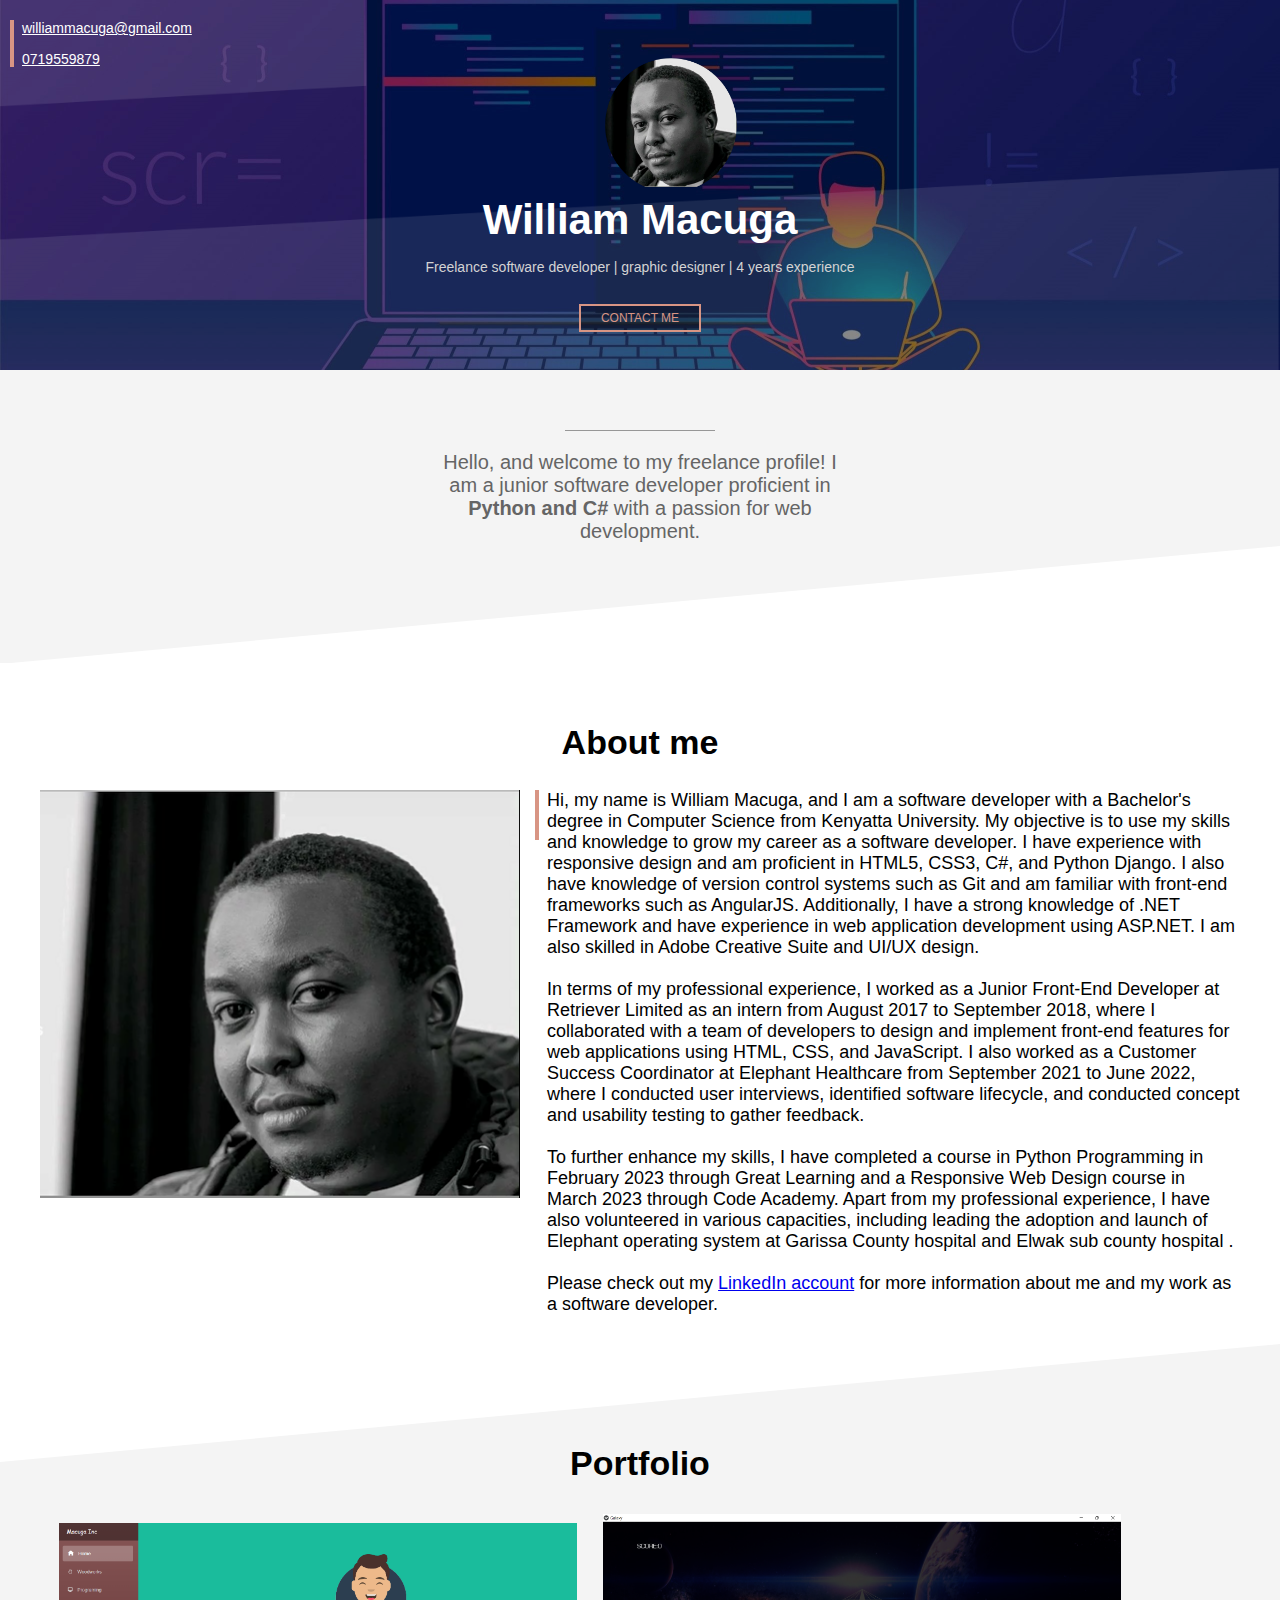
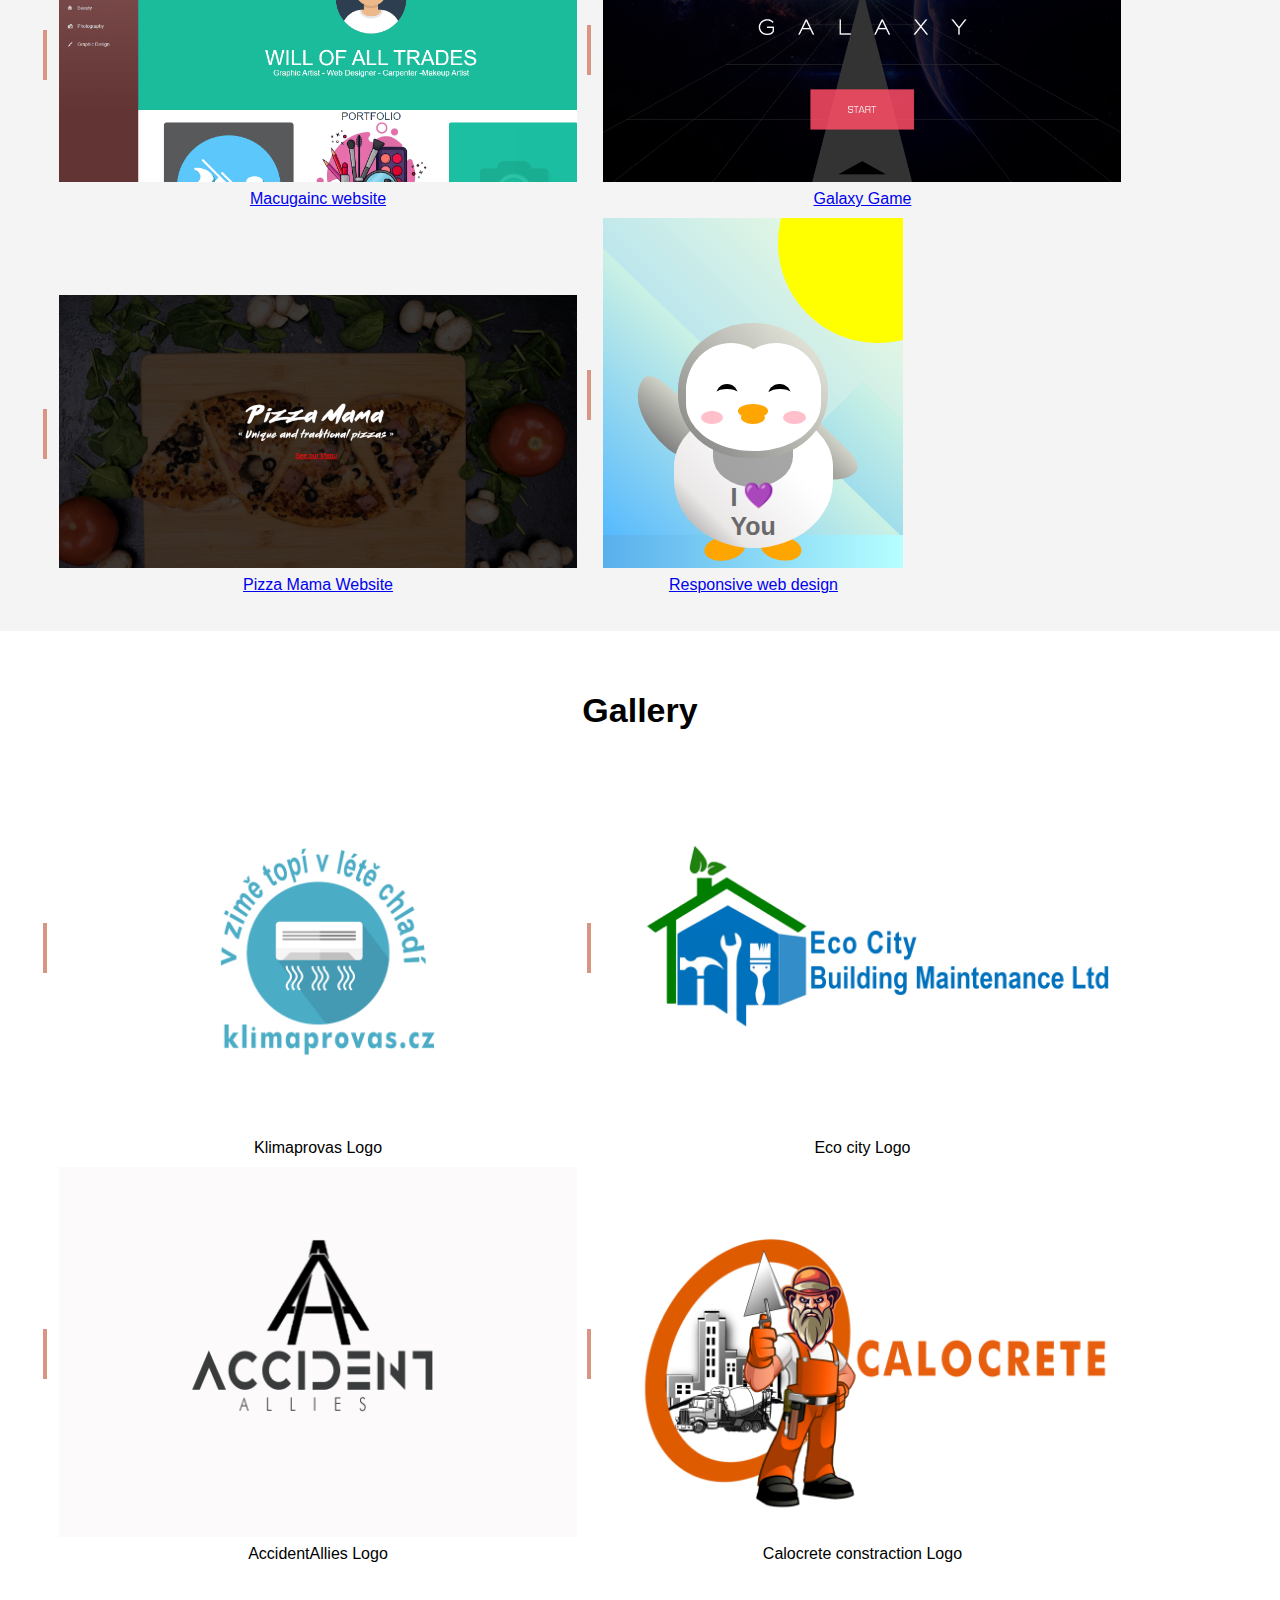
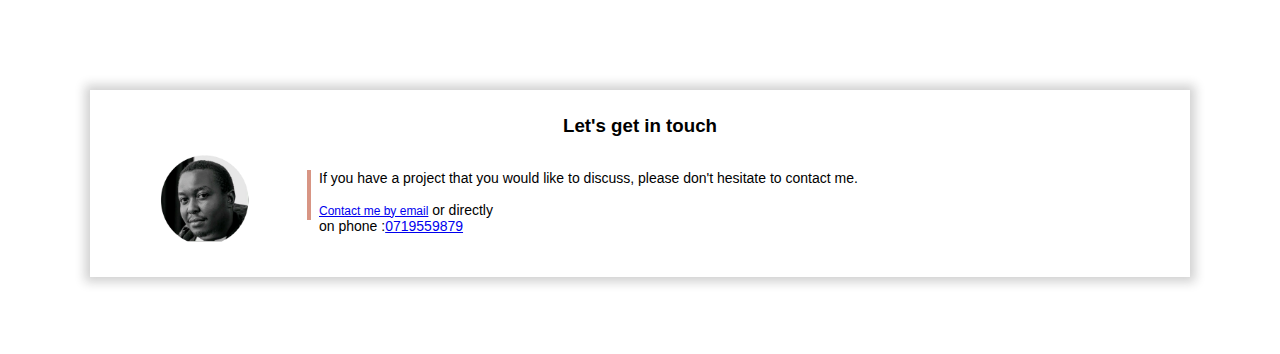
<file: oldindex.html>
<!DOCTYPE html>
<html lang="en">
<head>
    <!DOCTYPE html>
    <html lang="en">
    <head>
        <meta charset="UTF-8">
        <meta http-equiv="X-UA-Compatible" content="IE=edge">
        <meta name="viewport" content="width=device-width, initial-scale=1.0">
        <title>William Macuga</title>
        <link rel="stylesheet" href="style.css">
    </head>
    <meta http-equiv="X-UA-Compatible" content="IE=edge">
    <meta name="viewport" content="width=device-width, initial-scale=1.0">
    <title>William Macuga</title>
    <link rel="stylesheet" href="style.css">
</head>
<body>
    <div class="cover">
        <img  class="cover_profile" src="profilepic.png"> 
        <h1>William Macuga</h1>
        <p>Freelance software developer | graphic designer | 4 years experience</p>
        <div class="cover_contact">
            <a href="mailto:williammacuga@gmail.com?subject=Contacting%20william%20macuga">williammacuga@gmail.com</a>
            <a href="tel:+254719559879">0719559879</a>

        </div>
        
        <div style="text-align: center;">
        <a class="contact_btn" href="mailto:williammacuga@gmail.com?subject=Contacting%20william%20macuga">CONTACT ME</a>
    </div>
    </div>
    <!--Gray Section one-->
    <div class="section gray-section-1">
        <div class="line"></div>
        <div style="text-align: center;">
        <p>
            Hello, and welcome to my freelance profile! I am a junior software developer proficient in <b>Python and C# </b> with a passion for web development.
        </p>
        </div>
    </div>
   
         <!--white Section one-->
    <div class="section">
        <h2>About me</h2>
        <img class="col40" src="about.png">
        <div class="col60 float-right " >
            <div class="vertical-line">
         <p >
            Hi, my name is William Macuga, and I am a software developer with a Bachelor's degree in Computer Science from Kenyatta University.
             My objective is to use my skills and knowledge to grow my career as a software developer. I have experience with responsive design
              and am proficient in HTML5, CSS3, C#, and Python Django. I also have knowledge of version control systems such as Git and am familiar 
              with front-end frameworks such as AngularJS. Additionally, I have a strong knowledge of .NET Framework and have experience in web 
              application development using ASP.NET. I am also skilled in Adobe Creative Suite and UI/UX design.<br><br>

In terms of my professional experience, I worked as a Junior Front-End Developer at Retriever Limited as an intern from August 2017 to September
 2018, where I collaborated with a team of developers to design and implement front-end features for web applications using HTML, CSS, and JavaScript. 
 I also worked as a Customer Success Coordinator at Elephant Healthcare from September 2021 to June 2022, where I conducted user interviews, identified 
 software lifecycle, and conducted concept and usability testing to gather feedback.<br><br>

To further enhance my skills, I have completed a course in Python Programming in February 2023 through Great Learning and a Responsive Web Design course 
in March 2023 through Code Academy. Apart from my professional experience, I have also volunteered in various capacities, including leading the adoption and 
 launch of Elephant operating system at Garissa County hospital and Elwak sub county hospital .<br><br>

Please check out my <a href="https://www.linkedin.com/in/williammacuga/" target="_blank">LinkedIn account</a>  for more information about me and my work as a software developer.
        </p>
        
        </div>
    </div>
    </div>
     <!--Gray Section two-->
     <div class="section gray-section-2  ">
         <h2>Portfolio</h2>
            
         <table class="portfolio column"  style="display: inline-block;">
            <tr>
                <td><div class="vertical-bar"></div></td>
                <td><a href="portfolio-macugainc.html"><img style="width: 100%;" src="macugainc.png"></a></td>
            </tr>
            <tr>
                <td></td>
                <td align="center"><a href="portfolio-macugainc.html">Macugainc website</a></td>
            </tr>
         </table>
         <table class="portfolio  "  style="display: inline-block;">
            <tr>
                <td><div class="vertical-bar"></div></td>
                <td><a href="portfolio-GalaxyGame.html"><img style="width: 100%;" src="galaxy.png"></a></td>
            </tr>
            <tr>
                <td></td>
                <td align="center"><a href="portfolio-GalaxyGame.html">Galaxy Game</a></td>
            </tr>
         </table>
         <table class="portfolio " style="display: inline-block;" >
            <tr>
                <td><div class="vertical-bar"></div></td>
                <td><a href="portfolio-PizzaMama.html"><img style="width: 100%;" src="pizzamama.png"></a></td>
            </tr>
            <tr>
                <td></td>
                <td align="center"><a href="portfolio-PizzaMama.html">Pizza Mama Website</a></td>
            </tr>
         </table>
         <table class="portfolio column"  style="display: inline-block;">
            <tr>
                <td><div class="vertical-bar"></div></td>
                <td><a href="penguin.html"><iframe src="penguin.html" ></iframe></a></td>
            </tr>
            <tr>
                <td></td>
                <td align="center"><a href="penguin.html">Responsive web design</a></td>
            </tr>
         </table>
    </div>
          <!--white Section one-->
          <div class=" section ">
            <h2>Gallery</h2>
            <table class="portfolio graphics"  style="display: inline-block;">
                <tr>
                    <td><div class="vertical-bar"></div></td>
                    <td><img style="width: 100%;" src="2.png"></td>
                </tr>
                <tr>
                    <td></td>
                    <td style="text-align: center;">Klimaprovas Logo</td>
                </tr>
             </table>
             <table class="portfolio graphics "  style="display: inline-block;">
                <tr>
                    <td><div class="vertical-bar"></div></td>
                    <td><img style="width: 100%;" src="3.png"></td>
                </tr>
                <tr>
                    <td></td>
                    <td align="center">Eco city Logo</td>
                </tr>
             </table>
             <table class="portfolio graphics" style="display: inline-block;" >
                <tr>
                    <td><div class="vertical-bar"></div></td>
                    <td><img style="width: 100%;" src="AA3.png"></td>
                </tr>
                <tr>
                    <td></td>
                    <td align="center">AccidentAllies Logo</td>
                </tr>
             </table>
             <table class="portfolio graphics"  style="display: inline-block;">
                <tr>
                    <td><div class="vertical-bar"></div></td>
                    <td><img  style="width: 100%;" src="CALOCRETE 1.png"></td>
                </tr>
                <tr>
                    <td></td>
                    <td align="center">Calocrete constraction Logo</td>
                </tr>
             </table>
              
        </div>
         <!--white Section two-->
        
            
           <iframe class="footer" src="contact-frame.html" scrolling="no"/>

     

</body>
</html>
</file>
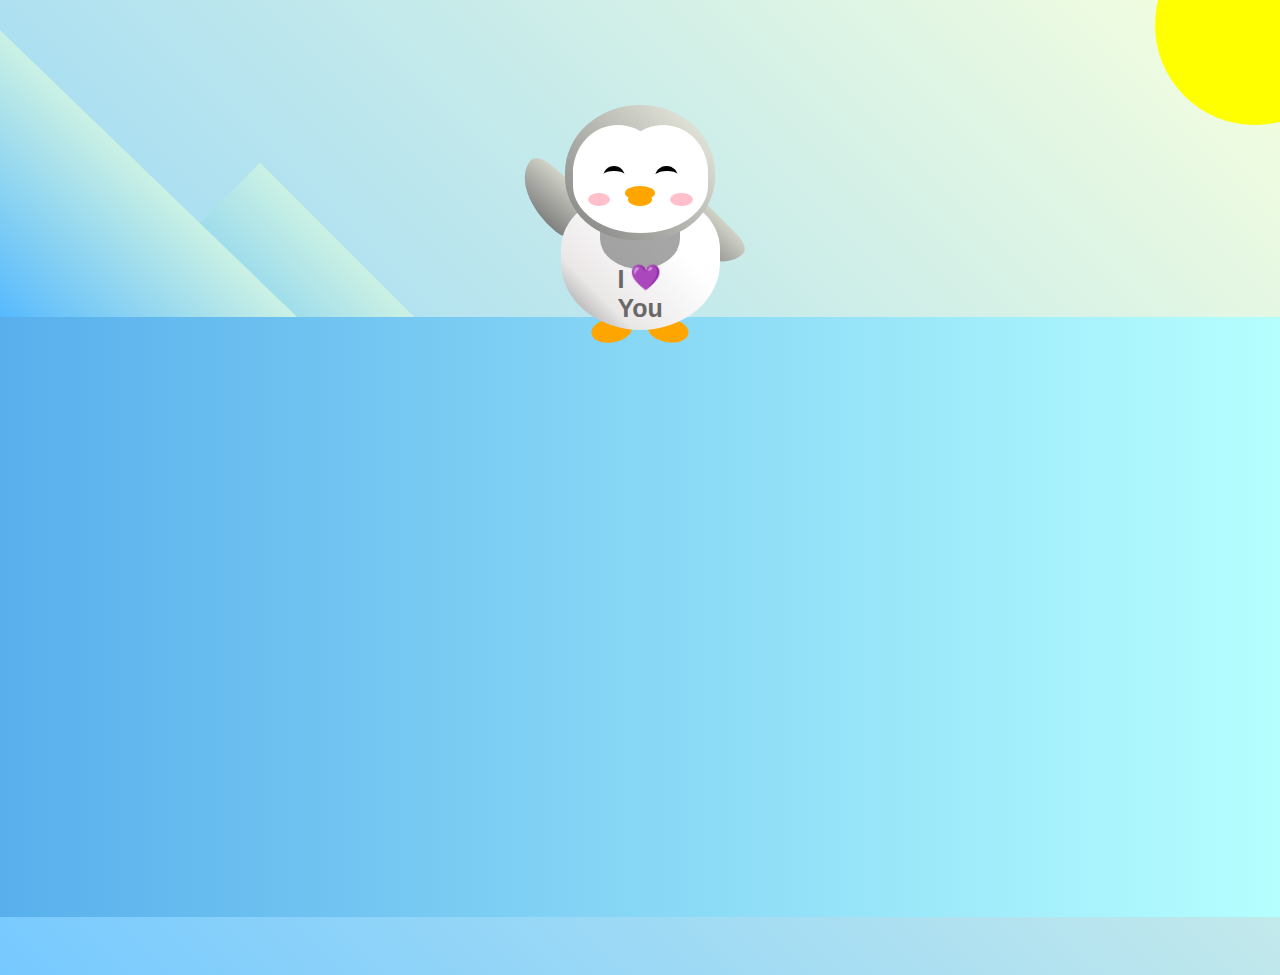
<file: penguin.html>
<!DOCTYPE html>
<html lang="en">
  <head>
    <meta charset="UTF-8" />
    <link rel="stylesheet" href="penguin.css" />
    <title>Penguin</title>
    <meta name="viewport" content="width=device-width, initial-scale=1.0" />
  </head>

  <body>
    <div class="left-mountain"></div>
    <div class="back-mountain"></div>
    <div class="sun"></div>
    <div class="penguin">
      <div class="penguin-head">
        <div class="face left"></div>
        <div class="face right"></div>
        <div class="chin"></div>
        <div class="eye left">
          <div class="eye-lid"></div>
        </div>
        <div class="eye right">
          <div class="eye-lid"></div>
        </div>
        <div class="blush left"></div>
        <div class="blush right"></div>
        <div class="beak top"></div>
        <div class="beak bottom"></div>
      </div>
      <div class="shirt">
        <div>💜</div>
        <p>I You</p>
      </div> 
      <div class="penguin-body">
        <div class="arm left"></div>
        <div class="arm right"></div>
        <div class="foot left"></div>
        <div class="foot right"></div>
      </div>
    </div>

    <div class="ground"></div>
  </body>
</html>
</file>
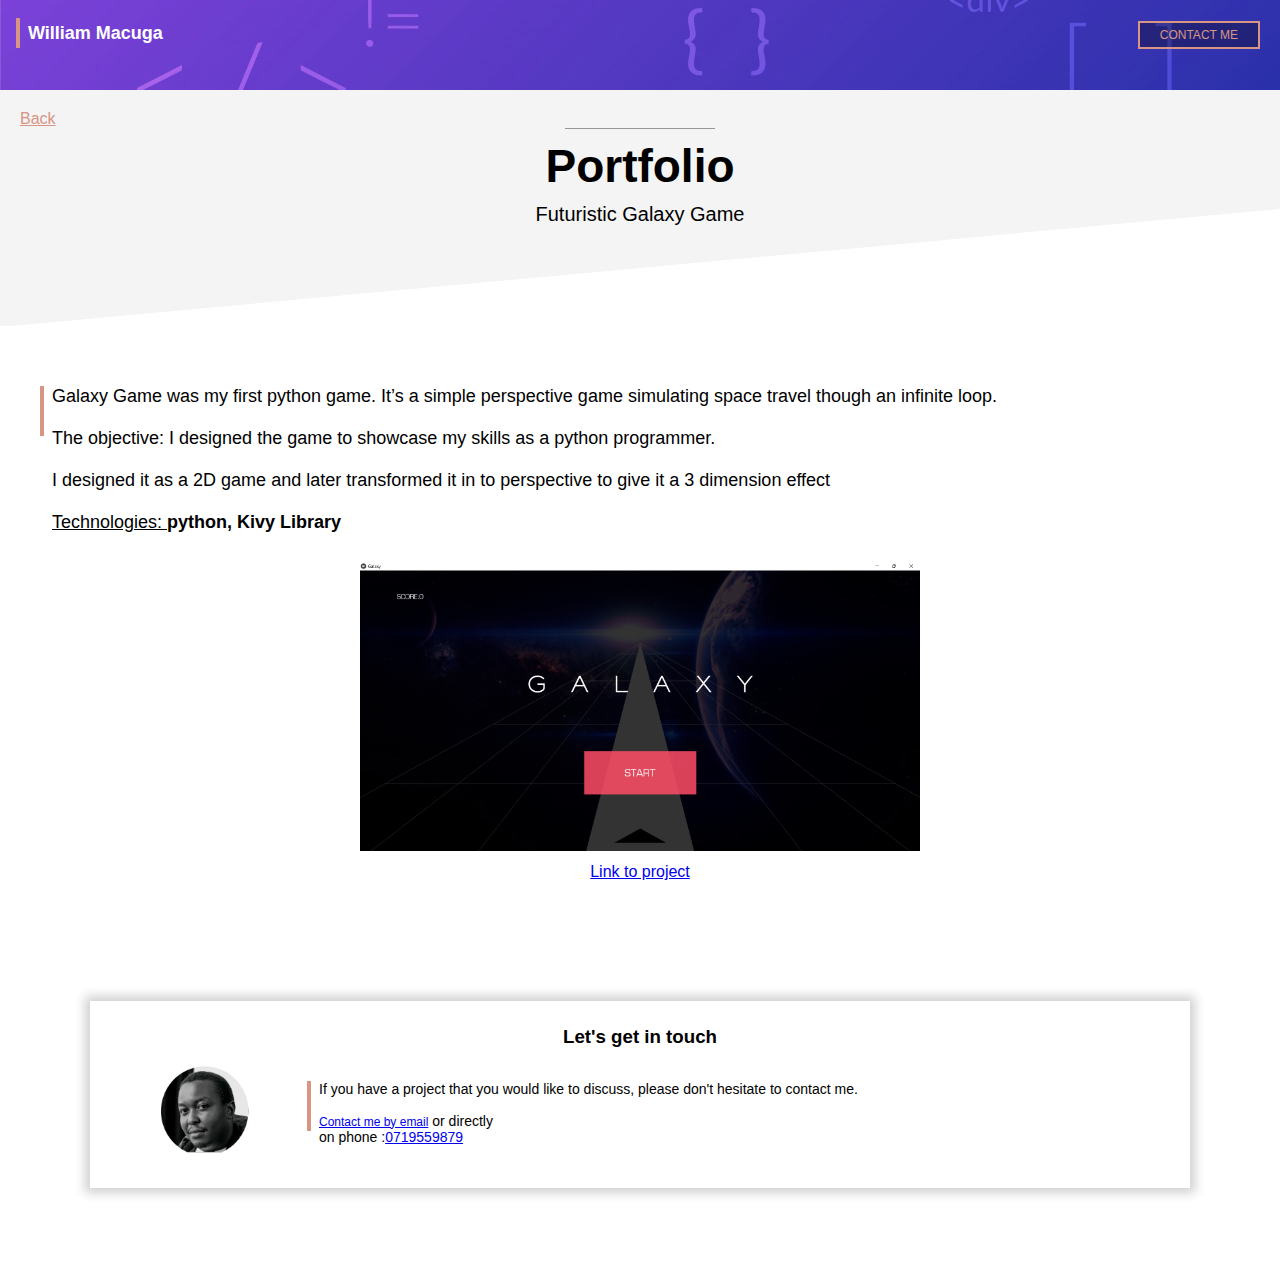
<file: portfolio-GalaxyGame.html>
<!DOCTYPE html>
<html lang="en">

<head>
    <meta charset="UTF-8">
    <meta http-equiv="X-UA-Compatible" content="IE=edge">
    <meta name="viewport" content="width=device-width, initial-scale=1.0">
    <title>portfolio-Galaxy Game</title>
    <link rel="stylesheet" href="style.css">
</head>

<body>
    <!--Header-->
    <div class="portfolio-header">
        <div class="vertical-line" style="margin-left:16px; margin-top: 18px;height: 30px;">
            <p class="portfolio-header-title">
                William Macuga
            </p>
        </div>
        <a  class="contact_btn portfolio-btn"
            href="mailto:williammacuga@gmail.com?subject=Contacting%20william%20macuga">CONTACT ME</a>

    </div>
    <!--Grat section-->
    <div class="section gray-section-1" style="padding-top:20px ;">
        <a class="portfolio" href="index.html"> Back</a>
        <div class="line"></div>

        <h1 class="portfolio">Portfolio</h1>
        <h2 class="portfolio">Futuristic Galaxy Game</h2>
    </div>
        <!--white Section one-->
        <div class="section">
            <div class="vertical-line">
                <p>
                    Galaxy Game was my first python game. It’s a simple perspective game simulating space travel though an infinite loop.
                    <br><br>
                    The objective: I designed the game to showcase my skills as a python programmer.
                    <br><br>
                    I designed it as a 2D game and later transformed it in to perspective to give it a 3 dimension effect
                    <br><br>
                <u>Technologies: </u><b>python, Kivy Library </b>
               
                </p>
            </div ><div style="text-align:center;margin-top: 30px;">
            <a href="https://github.com/macugamacuga/galaxy"><img class="portfolio"  src="galaxy.png"></a>
            <a  style="display:block ;margin-top: 8px;" href="https://github.com/macugamacuga/galaxy">Link to project</a>
        </div>
        </div>
        <!--frame-->
       
       
            <iframe src="contact-frame.html" scrolling="no"/>

        
</body>

</html>
</file>
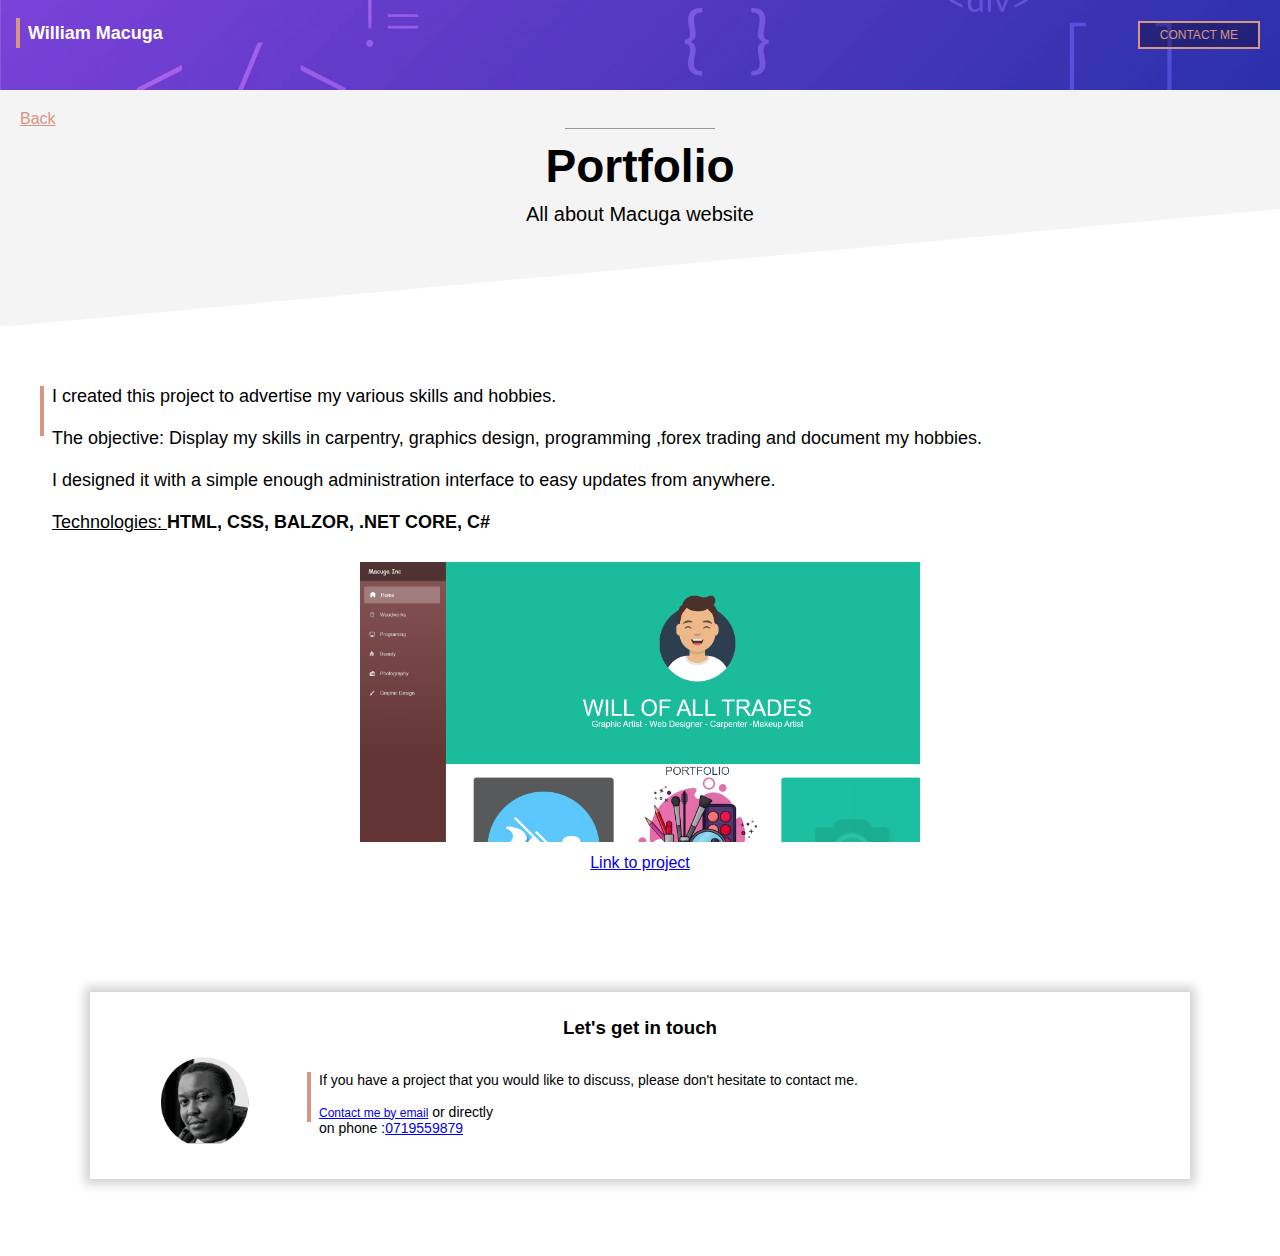
<file: portfolio-macugainc.html>
<!DOCTYPE html>
<html lang="en">

<head>
    <meta charset="UTF-8">
    <meta http-equiv="X-UA-Compatible" content="IE=edge">
    <meta name="viewport" content="width=device-width, initial-scale=1.0">
    <title>portfolio-macugainc</title>
    <link rel="stylesheet" href="style.css">
</head>

<body>
    <!--Header-->
    <div class="portfolio-header">
        <div class="vertical-line" style="margin-left:16px; margin-top: 18px;height: 30px;">
            <p class="portfolio-header-title">
                William Macuga
            </p>
        </div>
        <a  class="contact_btn portfolio-btn"
            href="mailto:williammacuga@gmail.com?subject=Contacting%20william%20macuga">CONTACT ME</a>

    </div>
    <!--Grat section-->
    <div class="section gray-section-1" style="padding-top:20px ;">
        <a class="portfolio" href="index.html"> Back</a>
        <div class="line"></div>

        <h1 class="portfolio">Portfolio</h1>
        <h2 class="portfolio">All about Macuga website</h2>
    </div>
        <!--white Section one-->
        <div class="section">
            <div class="vertical-line">
                <p>
                    I created this project to advertise my various  skills and hobbies.
                    <br><br>
                    The objective: Display my skills in carpentry, graphics design, programming ,forex trading and document my hobbies.
                    <br><br>
                    I designed it with a simple enough administration interface to easy updates from anywhere.
                    <br><br>
                <u>Technologies: </u><b>HTML, CSS, BALZOR, .NET CORE, C# </b>
               
                </p>
            </div ><div style="text-align:center;margin-top: 30px;">
            <a href="https://github.com/macugamacuga/Macugainc"><img class="portfolio"  src="macugainc.png"></a>
            <a  style="display:block ;margin-top: 8px;" href="https://github.com/macugamacuga/Macugainc">Link to project</a>
        </div>
        </div>
        <!--frame-->
       
       
            <iframe src="contact-frame.html" scrolling="no"/>

        
</body>

</html>
</file>
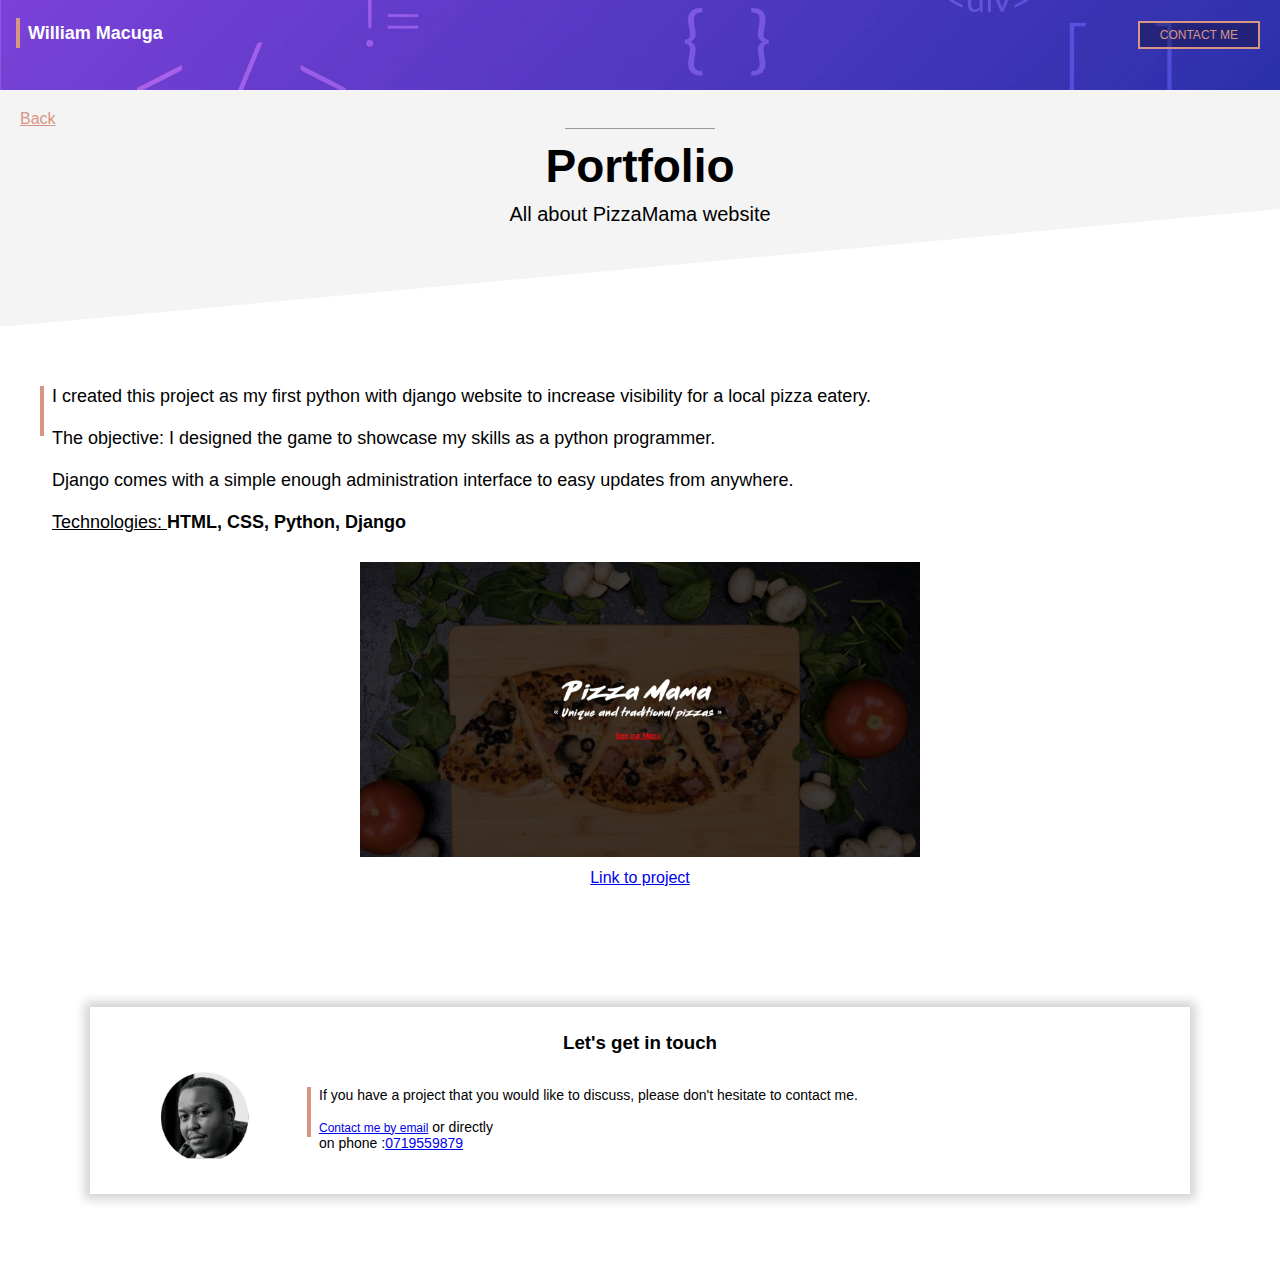
<file: portfolio-PizzaMama.html>
<!DOCTYPE html>
<html lang="en">

<head>
    <meta charset="UTF-8">
    <meta http-equiv="X-UA-Compatible" content="IE=edge">
    <meta name="viewport" content="width=device-width, initial-scale=1.0">
    <title>portfolio-PizzaMama</title>
    <link rel="stylesheet" href="style.css">
</head>

<body>
    <!--Header-->
    <div class="portfolio-header">
        <div class="vertical-line" style="margin-left:16px; margin-top: 18px;height: 30px;">
            <p class="portfolio-header-title">
                William Macuga
            </p>
        </div>
        <a  class="contact_btn portfolio-btn"
            href="mailto:williammacuga@gmail.com?subject=Contacting%20william%20macuga">CONTACT ME</a>

    </div>
    <!--Grat section-->
    <div class="section gray-section-1" style="padding-top:20px ;">
        <a class="portfolio" href="index.html"> Back</a>
        <div class="line"></div>

        <h1 class="portfolio">Portfolio</h1>
        <h2 class="portfolio">All about PizzaMama website</h2>
    </div>
        <!--white Section one-->
        <div class="section">
            <div class="vertical-line">
                <p>
                    I created this project as my first python with django website to increase visibility for a local pizza eatery.
                    <br><br>
                    The objective:  I designed the game to showcase my skills as a python programmer.
                    <br><br>
                    Django comes with a simple enough administration interface to easy updates from anywhere.
                    <br><br>
                <u>Technologies: </u><b>HTML, CSS, Python, Django </b>
               
                </p>
            </div ><div style="text-align:center;margin-top: 30px;">
            <a href="https://mamamiapizza.herokuapp.com/"><img class="portfolio"  src="pizzamama.png"></a>
            <a  style="display:block ;margin-top: 8px;" href="https://mamamiapizza.herokuapp.com/">Link to project</a>
        </div>
        </div>
        <!--frame-->
       
       
            <iframe src="contact-frame.html" scrolling="no"/>

        
</body>

</html>
</file>
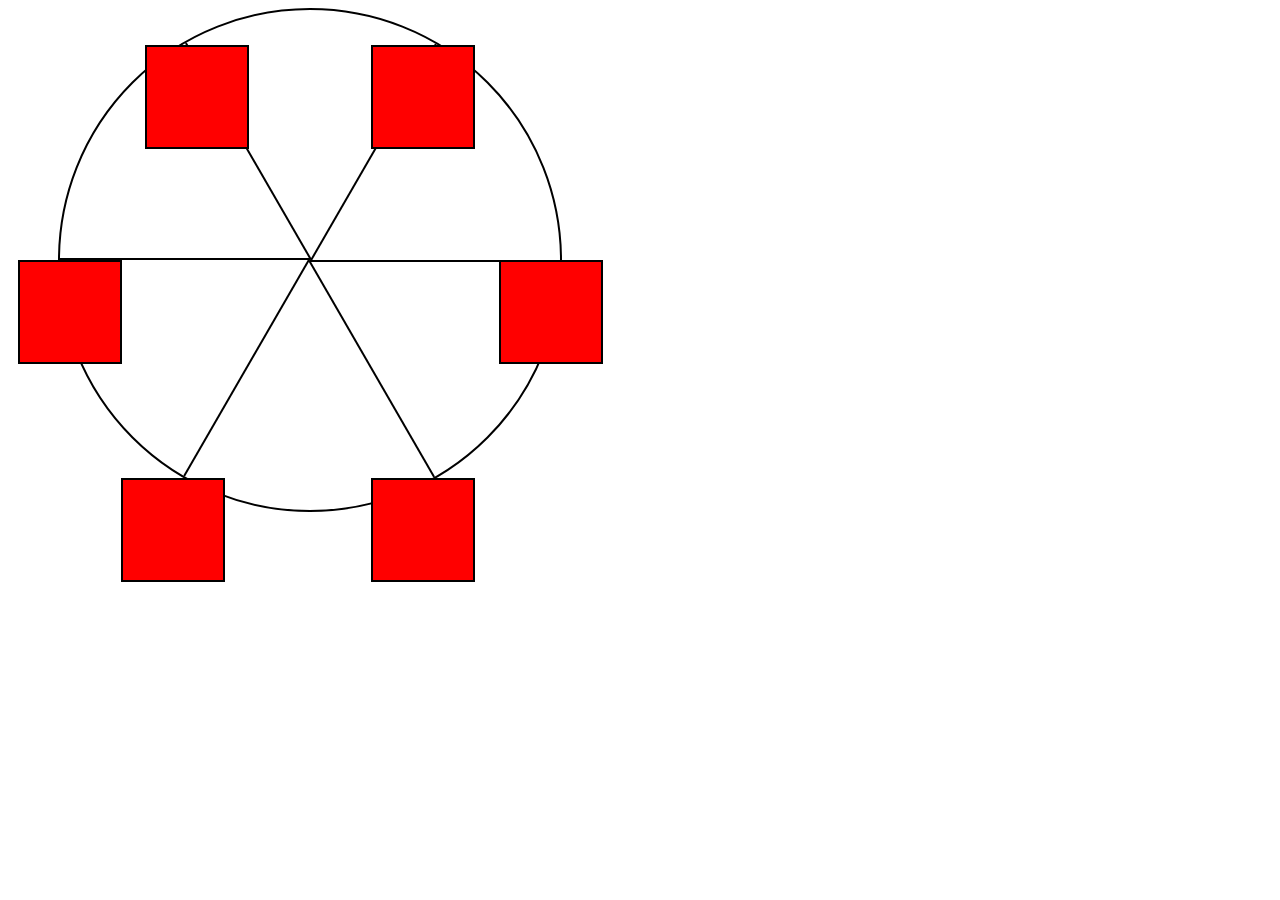
<file: responsive.html>
<!DOCTYPE html>
<html lang="en">
  <head>
    <meta charset="UTF-8">
    <title>Ferris Wheel</title>
    <link rel="stylesheet" href="responsive.css">
  </head>
  <body>
    <div class="wheel">
      <span class="line"></span>
      <span class="line"></span>
      <span class="line"></span>
      <span class="line"></span>
      <span class="line"></span>
      <span class="line"></span>

      <div class="cabin"></div>
      <div class="cabin"></div>
      <div class="cabin"></div>
      <div class="cabin"></div>
      <div class="cabin"></div>
      <div class="cabin"></div>
    </div>
  </body>
</html>
</file>
<file: Page-1.css>
.u-section-1 {
  min-height: 917px;
}

.u-section-1 .u-shape-1 {
  height: 403px;
  margin-top: 0;
  margin-bottom: 0;
  background-image: none;
}

.u-section-1 .u-image-1 {
  width: 442px;
  height: 442px;
  background-image: url("images/profilepic.png");
  background-position: 50% 50%;
  margin: -363px calc(((100% - 1140px) / 2) + 327px) 0 auto;
}

.u-section-1 .u-text-1 {
  text-transform: uppercase;
  font-weight: 300;
  letter-spacing: 4px;
  font-size: 3rem;
  width: 554px;
  margin: 60px auto 0;
}

.u-section-1 .u-text-2 {
  width: 543px;
  margin: 20px auto 0;
}

.u-section-1 .u-btn-1 {
  background-image: none;
  border-style: solid;
  text-transform: uppercase;
  font-weight: 700;
  letter-spacing: 2px;
  margin: 31px auto 60px;
  padding: 0;
}

@media (max-width: 1199px) {
  .u-section-1 .u-image-1 {
    margin-right: calc(((100% - 940px) / 2) + 327px);
  }

  .u-section-1 .u-btn-1 {
    border-style: none none solid;
  }
}

@media (max-width: 991px) {
  .u-section-1 .u-image-1 {
    margin-right: calc(((100% - 720px) / 2) + 278px);
  }
}

@media (max-width: 767px) {
  .u-section-1 .u-image-1 {
    margin-right: calc(((100% - 540px) / 2) + 98px);
  }

  .u-section-1 .u-text-1 {
    width: 540px;
  }

  .u-section-1 .u-text-2 {
    width: 540px;
  }
}

@media (max-width: 575px) {
   .u-section-1 {
    min-height: 724px;
  }

  .u-section-1 .u-image-1 {
    width: 340px;
    height: 340px;
    margin-right: calc(((100% - 340px) / 2));
  }

  .u-section-1 .u-text-1 {
    font-size: 1.5rem;
    width: 340px;
  }

  .u-section-1 .u-text-2 {
    width: 340px;
  }
} .u-section-2 {
  background-image: none;
  min-height: 752px;
}

.u-section-2 .u-shape-1 {
  height: 532px;
  margin-top: 0;
  margin-bottom: 0;
}

.u-section-2 .u-layout-wrap-1 {
  width: 1140px;
  margin: -472px auto 28px;
}

.u-section-2 .u-layout-cell-1 {
  min-height: 700px;
}

.u-section-2 .u-container-layout-1 {
  padding: 0;
}

.u-section-2 .u-text-1 {
  font-size: 4.5rem;
  font-weight: 300;
  margin: 0 -11px 0 11px;
}

.u-section-2 .u-image-1 {
  height: 426px;
  width: 545px;
  margin: 75px auto 0 -11px;
}

.u-section-2 .u-layout-cell-2 {
  min-height: 714px;
}

.u-section-2 .u-container-layout-2 {
  padding: 0;
}

.u-section-2 .u-list-1 {
  width: 546px;
  margin: 0 -1px;
}

.u-section-2 .u-repeater-1 {
  grid-gap: 10px 10px;
  grid-template-columns: calc(50% - 5px) calc(50% - 5px);
  min-height: 567px;
}

.u-section-2 .u-list-item-1 {
  box-shadow: 5px 5px 20px 0 rgba(0,0,0,0.4);
}

.u-section-2 .u-container-layout-3 {
  padding: 10px;
}

.u-section-2 .u-image-2 {
  height: 150px;
  margin-top: 0;
  margin-bottom: 0;
}

.u-section-2 .u-list-item-2 {
  box-shadow: 5px 5px 20px 0 rgba(0,0,0,0.4);
}

.u-section-2 .u-container-layout-4 {
  padding: 10px;
}

.u-section-2 .u-image-3 {
  height: 150px;
  margin-top: 0;
  margin-bottom: 0;
}

.u-section-2 .u-list-item-3 {
  box-shadow: 5px 5px 20px 0 rgba(0,0,0,0.4);
}

.u-section-2 .u-container-layout-5 {
  padding: 10px;
}

.u-section-2 .u-image-4 {
  height: 150px;
  margin-top: 0;
  margin-bottom: 0;
}

.u-section-2 .u-list-item-4 {
  box-shadow: 5px 5px 20px 0 rgba(0,0,0,0.4);
}

.u-section-2 .u-container-layout-6 {
  padding: 10px;
}

.u-section-2 .u-image-5 {
  height: 150px;
  margin-top: 0;
  margin-bottom: 0;
}

.u-section-2 .u-list-item-5 {
  box-shadow: 5px 5px 20px 0 rgba(0,0,0,0.4);
}

.u-section-2 .u-container-layout-7 {
  padding: 10px;
}

.u-section-2 .u-image-6 {
  height: 150px;
  margin-top: 0;
  margin-bottom: 0;
}

.u-section-2 .u-list-item-6 {
  box-shadow: 5px 5px 20px 0 rgba(0,0,0,0.4);
}

.u-section-2 .u-container-layout-8 {
  padding: 10px;
}

.u-section-2 .u-image-7 {
  height: 150px;
  margin-top: 0;
  margin-bottom: 0;
}

.u-section-2 .u-btn-1 {
  background-image: none;
  border-style: none;
  font-weight: 700;
  text-transform: uppercase;
  letter-spacing: 2px;
  margin: 41px auto 0;
}

@media (max-width: 1199px) {
   .u-section-2 {
    min-height: 853px;
  }

  .u-section-2 .u-layout-wrap-1 {
    width: 940px;
  }

  .u-section-2 .u-layout-cell-1 {
    min-height: 577px;
  }

  .u-section-2 .u-text-1 {
    font-size: 3.75rem;
    margin-left: 0;
    margin-right: 0;
  }

  .u-section-2 .u-image-1 {
    width: 445px;
    height: 348px;
    margin-left: 0;
  }

  .u-section-2 .u-layout-cell-2 {
    min-height: 671px;
  }

  .u-section-2 .u-list-1 {
    width: 445px;
    margin-left: 0;
    margin-right: 0;
  }

  .u-section-2 .u-repeater-1 {
    min-height: 464px;
  }

  .u-section-2 .u-image-2 {
    height: 120px;
  }

  .u-section-2 .u-image-3 {
    height: 120px;
  }

  .u-section-2 .u-image-4 {
    height: 120px;
  }

  .u-section-2 .u-image-5 {
    height: 120px;
  }

  .u-section-2 .u-image-6 {
    height: 120px;
  }

  .u-section-2 .u-image-7 {
    height: 120px;
  }
}

@media (max-width: 991px) {
   .u-section-2 {
    min-height: 472px;
  }

  .u-section-2 .u-shape-1 {
    height: 387px;
  }

  .u-section-2 .u-layout-wrap-1 {
    width: 720px;
  }

  .u-section-2 .u-layout-cell-1 {
    min-height: 607px;
  }

  .u-section-2 .u-text-1 {
    font-size: 2.75rem;
  }

  .u-section-2 .u-image-1 {
    width: 335px;
    height: 262px;
  }

  .u-section-2 .u-layout-cell-2 {
    min-height: 100px;
  }

  .u-section-2 .u-list-1 {
    width: 335px;
  }

  .u-section-2 .u-image-2 {
    height: 87px;
  }

  .u-section-2 .u-image-3 {
    height: 87px;
  }

  .u-section-2 .u-image-4 {
    height: 87px;
  }

  .u-section-2 .u-image-5 {
    height: 87px;
  }

  .u-section-2 .u-image-6 {
    height: 87px;
  }

  .u-section-2 .u-image-7 {
    height: 87px;
  }
}

@media (max-width: 767px) {
   .u-section-2 {
    min-height: 1221px;
  }

  .u-section-2 .u-shape-1 {
    height: 1127px;
  }

  .u-section-2 .u-layout-wrap-1 {
    width: 540px;
  }

  .u-section-2 .u-layout-cell-1 {
    min-height: 523px;
  }

  .u-section-2 .u-text-1 {
    font-size: 3.75rem;
    width: auto;
    margin-top: 14px;
  }

  .u-section-2 .u-image-1 {
    margin-top: 60px;
  }

  .u-section-2 .u-repeater-1 {
    min-height: 609px;
  }

  .u-section-2 .u-container-layout-3 {
    padding-bottom: 0;
  }

  .u-section-2 .u-image-2 {
    height: 186px;
  }

  .u-section-2 .u-container-layout-4 {
    padding-bottom: 0;
  }

  .u-section-2 .u-image-3 {
    height: 186px;
  }

  .u-section-2 .u-container-layout-5 {
    padding-bottom: 0;
  }

  .u-section-2 .u-image-4 {
    height: 186px;
  }

  .u-section-2 .u-container-layout-6 {
    padding-bottom: 0;
  }

  .u-section-2 .u-image-5 {
    height: 186px;
  }

  .u-section-2 .u-container-layout-7 {
    padding-bottom: 0;
  }

  .u-section-2 .u-image-6 {
    height: 186px;
  }

  .u-section-2 .u-container-layout-8 {
    padding-bottom: 0;
  }

  .u-section-2 .u-image-7 {
    height: 186px;
  }
}

@media (max-width: 575px) {
   .u-section-2 {
    min-height: 1053px;
  }

  .u-section-2 .u-shape-1 {
    height: 367px;
  }

  .u-section-2 .u-layout-wrap-1 {
    width: 340px;
  }

  .u-section-2 .u-layout-cell-1 {
    min-height: 444px;
  }

  .u-section-2 .u-text-1 {
    font-size: 2.25rem;
    margin-top: 55px;
  }

  .u-section-2 .u-image-1 {
    margin-top: 20px;
  }

  .u-section-2 .u-repeater-1 {
    min-height: 588px;
  }
} .u-section-3 {
  background-image: none;
}

.u-section-3 .u-sheet-1 {
  min-height: 823px;
}

.u-section-3 .u-layout-wrap-1 {
  margin-top: 60px;
  margin-bottom: 0;
}

.u-section-3 .u-layout-cell-1 {
  min-height: 763px;
}

.u-section-3 .u-container-layout-1 {
  padding: 30px 30px 0;
}

.u-section-3 .u-text-1 {
  font-size: 8.125rem;
  font-weight: 300;
  margin: 0;
}

.u-section-3 .u-layout-cell-2 {
  min-height: 763px;
}

.u-section-3 .u-container-layout-2 {
  padding: 30px 164px 30px 30px;
}

.u-section-3 .u-text-2 {
  font-size: 1.125rem;
  margin: 196px 0 0;
}

.u-section-3 .u-btn-1 {
  background-image: none;
  border-style: none;
  font-weight: 700;
  text-transform: uppercase;
  letter-spacing: 2px;
  margin: 20px 0 0;
}

@media (max-width: 1199px) {
  .u-section-3 .u-sheet-1 {
    min-height: 730px;
  }

  .u-section-3 .u-layout-cell-1 {
    min-height: 629px;
  }

  .u-section-3 .u-layout-cell-2 {
    min-height: 629px;
  }
}

@media (max-width: 991px) {
  .u-section-3 .u-sheet-1 {
    min-height: 454px;
  }

  .u-section-3 .u-layout-cell-1 {
    min-height: 100px;
  }

  .u-section-3 .u-text-1 {
    font-size: 6rem;
  }

  .u-section-3 .u-layout-cell-2 {
    min-height: 100px;
  }

  .u-section-3 .u-container-layout-2 {
    padding-right: 30px;
  }
}

@media (max-width: 767px) {
  .u-section-3 .u-sheet-1 {
    min-height: 645px;
  }

  .u-section-3 .u-layout-wrap-1 {
    margin-top: 22px;
    margin-bottom: 22px;
  }

  .u-section-3 .u-container-layout-1 {
    padding-left: 10px;
    padding-right: 10px;
  }

  .u-section-3 .u-layout-cell-2 {
    min-height: 470px;
  }

  .u-section-3 .u-container-layout-2 {
    padding: 5px;
  }
}

@media (max-width: 575px) {
  .u-section-3 .u-sheet-1 {
    min-height: 994px;
  }

  .u-section-3 .u-layout-wrap-1 {
    margin-top: 0;
    margin-bottom: 20px;
  }

  .u-section-3 .u-layout-cell-1 {
    min-height: 348px;
  }

  .u-section-3 .u-container-layout-1 {
    padding: 20px 0;
  }

  .u-section-3 .u-text-1 {
    font-size: 4.5rem;
    width: auto;
    margin-left: 20px;
  }

  .u-section-3 .u-layout-cell-2 {
    min-height: 538px;
  }

  .u-section-3 .u-container-layout-2 {
    padding-left: 0;
    padding-right: 0;
  }

  .u-section-3 .u-text-2 {
    width: auto;
    margin-top: 20px;
    margin-right: 10px;
  }

  .u-section-3 .u-btn-1 {
    margin-top: 39px;
    margin-right: auto;
    margin-left: 66px;
  }
}.u-section-4 .u-sheet-1 {
  min-height: 631px;
}

.u-section-4 .u-line-1 {
  height: 6px;
  transform-origin: left center;
  width: 795px;
  margin: 60px auto 0;
}

.u-section-4 .u-text-1 {
  font-size: 3rem;
  line-height: 1.6;
  margin: 46px 229px 0;
}

.u-section-4 .u-icon-1 {
  height: 64px;
  width: 64px;
  margin: 33px auto 0;
}

.u-section-4 .u-text-2 {
  text-transform: uppercase;
  letter-spacing: 2px;
  font-weight: 700;
  margin: 33px 229px 60px;
}

@media (max-width: 1199px) {
  .u-section-4 .u-text-1 {
    margin-left: 129px;
    margin-right: 129px;
  }

  .u-section-4 .u-text-2 {
    margin-left: 129px;
    margin-right: 129px;
  }
}

@media (max-width: 991px) {
  .u-section-4 .u-line-1 {
    width: 720px;
  }

  .u-section-4 .u-text-1 {
    margin-left: 19px;
    margin-right: 19px;
  }

  .u-section-4 .u-text-2 {
    margin-left: 19px;
    margin-right: 19px;
  }
}

@media (max-width: 767px) {
  .u-section-4 .u-line-1 {
    width: 540px;
  }

  .u-section-4 .u-text-1 {
    font-size: 2.75rem;
    margin-left: 0;
    margin-right: 0;
  }

  .u-section-4 .u-text-2 {
    margin-left: 0;
    margin-right: 0;
  }
}

@media (max-width: 575px) {
  .u-section-4 .u-line-1 {
    width: 340px;
  }

  .u-section-4 .u-text-1 {
    font-size: 2.125rem;
  }
} .u-section-5 {
  background-image: none;
  min-height: 1339px;
}

.u-section-5 .u-gallery-1 {
  height: 1166px;
  margin-top: 60px;
  margin-bottom: 60px;
  grid-gap: 17px 17px;
}

.u-section-5 .u-gallery-inner-1 {
  grid-template-columns: auto auto auto;
  grid-gap: 0px 0px;
}

.u-section-5 .u-over-slide-1 {
  background-image: linear-gradient(0deg, rgba(236,149,117,0.75), rgba(236,149,117,0.75));
  padding: 20px;
}

.u-section-5 .u-over-slide-2 {
  background-image: linear-gradient(0deg, rgba(236,149,117,0.75), rgba(236,149,117,0.75));
  padding: 20px;
}

.u-section-5 .u-over-slide-3 {
  background-image: linear-gradient(0deg, rgba(236,149,117,0.75), rgba(236,149,117,0.75));
  padding: 20px;
}

.u-section-5 .u-over-slide-4 {
  background-image: linear-gradient(0deg, rgba(236,149,117,0.75), rgba(236,149,117,0.75));
  padding: 20px;
}

.u-section-5 .u-back-image-5 {
  object-position: 69.89% 50%;
}

.u-section-5 .u-over-slide-5 {
  background-image: linear-gradient(0deg, rgba(236,149,117,0.75), rgba(236,149,117,0.75));
  padding: 20px;
}

.u-section-5 .u-over-slide-6 {
  background-image: linear-gradient(0deg, rgba(236,149,117,0.75), rgba(236,149,117,0.75));
  padding: 20px;
}

.u-section-5 .u-over-slide-7 {
  background-image: linear-gradient(0deg, rgba(236,149,117,0.75), rgba(236,149,117,0.75));
  padding: 20px;
}

.u-section-5 .u-over-slide-8 {
  background-image: linear-gradient(0deg, rgba(236,149,117,0.75), rgba(236,149,117,0.75));
  padding: 20px;
}

.u-section-5 .u-over-slide-9 {
  background-image: linear-gradient(0deg, rgba(236,149,117,0.75), rgba(236,149,117,0.75));
  padding: 20px;
}

@media (max-width: 1199px) {
   .u-section-5 {
    min-height: 1134px;
  }

  .u-section-5 .u-gallery-1 {
    height: 961px;
  }

  .u-section-5 .u-gallery-inner-1 {
    grid-template-columns: repeat(3, auto);
  }
}

@media (max-width: 991px) {
   .u-section-5 {
    min-height: 2013px;
  }

  .u-section-5 .u-gallery-1 {
    height: 1840px;
  }

  .u-section-5 .u-gallery-inner-1 {
    grid-template-columns: repeat(2, auto);
  }
}

@media (max-width: 767px) {
   .u-section-5 {
    min-height: 5141px;
  }

  .u-section-5 .u-gallery-1 {
    height: 4968px;
  }

  .u-section-5 .u-gallery-inner-1 {
    grid-template-columns: repeat(1, auto);
  }
}

@media (max-width: 575px) {
   .u-section-5 {
    min-height: 3301px;
  }

  .u-section-5 .u-gallery-1 {
    height: 3128px;
  }

  .u-section-5 .u-gallery-inner-1 {
    grid-template-columns: auto;
    grid-gap: 10px 10px;
  }
}.u-section-6 .u-sheet-1 {
  min-height: 602px;
}

.u-section-6 .u-layout-wrap-1 {
  margin-top: 60px;
  margin-bottom: 60px;
}

.u-section-6 .u-layout-cell-1 {
  min-height: 482px;
}

.u-section-6 .u-container-layout-1 {
  padding: 30px;
}

.u-section-6 .u-text-1 {
  font-weight: 300;
  margin: 0;
}

.u-section-6 .u-text-2 {
  line-height: 2;
  margin: 20px 0 0;
}

.u-section-6 .u-btn-1 {
  background-image: none;
  border-style: none;
  font-weight: 700;
  text-transform: uppercase;
  letter-spacing: 2px;
  margin: 28px auto 0 0;
}

.u-section-6 .u-layout-cell-2 {
  min-height: 482px;
}

.u-section-6 .u-container-layout-2 {
  padding: 30px 8px;
}

.u-section-6 .u-image-1 {
  width: 535px;
  height: 422px;
  margin: 0 auto 0 0;
}

@media (max-width: 1199px) {
  .u-section-6 .u-sheet-1 {
    min-height: 526px;
  }

  .u-section-6 .u-layout-wrap-1 {
    position: relative;
  }

  .u-section-6 .u-layout-cell-1 {
    min-height: 397px;
  }

  .u-section-6 .u-layout-cell-2 {
    min-height: 397px;
  }

  .u-section-6 .u-image-1 {
    width: 455px;
    height: 359px;
  }
}

@media (max-width: 991px) {
  .u-section-6 .u-sheet-1 {
    min-height: 449px;
  }

  .u-section-6 .u-layout-cell-1 {
    min-height: 100px;
  }

  .u-section-6 .u-layout-cell-2 {
    min-height: 304px;
  }

  .u-section-6 .u-image-1 {
    width: 345px;
    height: 272px;
  }
}

@media (max-width: 767px) {
  .u-section-6 .u-sheet-1 {
    min-height: 136px;
  }

  .u-section-6 .u-container-layout-1 {
    padding-left: 10px;
    padding-right: 10px;
  }

  .u-section-6 .u-layout-cell-2 {
    min-height: 456px;
  }
}

@media (max-width: 575px) {
  .u-section-6 .u-sheet-1 {
    min-height: 535px;
  }

  .u-section-6 .u-layout-cell-2 {
    min-height: 287px;
  }

  .u-section-6 .u-image-1 {
    width: 325px;
    height: 256px;
  }
} .u-section-7 {
  background-image: linear-gradient(0deg, rgba(0,0,0,0.6), rgba(0,0,0,0.6)), url("images/header2.jpg");
  background-position: 50% 50%;
}

.u-section-7 .u-sheet-1 {
  min-height: 410px;
}

.u-section-7 .u-text-1 {
  font-size: 1.25rem;
  width: 670px;
  margin: 107px auto 0;
}

.u-section-7 .u-social-icons-1 {
  white-space: nowrap;
  height: 48px;
  min-height: 16px;
  width: 48px;
  min-width: 16px;
  margin: 23px auto 60px;
}

.u-section-7 .u-icon-1 {
  height: 100%;
}

@media (max-width: 1199px) {
  .u-section-7 .u-sheet-1 {
    min-height: 338px;
  }

  .u-section-7 .u-text-1 {
    height: 64px;
  }
}

@media (max-width: 991px) {
  .u-section-7 .u-sheet-1 {
    min-height: 259px;
  }
}

@media (max-width: 767px) {
  .u-section-7 .u-sheet-1 {
    min-height: 194px;
  }

  .u-section-7 .u-text-1 {
    width: 540px;
  }
}

@media (max-width: 575px) {
  .u-section-7 .u-sheet-1 {
    min-height: 122px;
  }

  .u-section-7 .u-text-1 {
    width: 340px;
  }
}
</file>
<file: style.css>
*{
    box-sizing:border-box
}

:root  {
    --color1:#d89584;
    --color2:#f4f4f4;
}
body {
    margin: 0;
    font-family: Arial, Helvetica, sans-serif;
}
iframe {
    width: 100%;
    border: none;
    height: 350px;
}
div.cover {
    background: url(cover_overlay.png) no-repeat center/100% 100%,url(bg2.jpg) no-repeat center/cover;
    height: 370px ;
    position: relative;
}
img.cover_profile {
    height: 150px;
    position: relative;
    left: 50%;
    margin-left: -50px;
    margin-top: 50px;
    margin-bottom: 0;
}
h1 {
    color: white;
    text-align: center;
    font-size: 42px;
    margin-top: -8px;
    margin-bottom:15px ;
}
div.cover p {
    color: lightgray;
    text-align: center;
    font-size: 14px;
    margin-top: 10px;
}
div.cover_contact {
    
    position: absolute;
    top: 20px;
    left: 10px;
    border-left: 4px solid var(--color1); 
    padding-left: 8px;
}
div.cover_contact a {
    display: block;
    margin-top: 0px;
    color: white;
    font-size: 14px;
}
div.cover_contact a:first-child {
   
    margin-bottom: 15px;
    
}
.contact_btn {
    margin-top: 15px;
    display: inline-block;
    margin-right: auto;
    background-color: rgba(0, 0, 0, 0.3);
    width: fit-content;
    border: 2px solid var(--color1);
    padding: 5px 20px;
    color: var(--color1);
    font-size: 12px;
    text-decoration: none;

}
.portfolio-btn {
    position: absolute;right: 20px; top: 6px;
}
.contact_btn:hover {
    border: 2px solid white;
   
    color: white;
}
div.section {
    padding-bottom: 30px;
    padding-left: 40px;
    padding-right: 40px;
    padding-top: 60px;
    overflow: auto;
}
div.gray-section-1 {
    background: url(triangle2white.svg) no-repeat center bottom -1px/100% ;
    background-color: var(--color2);
    padding-bottom: 100px;

}
div.gray-section-2 {
    background: url(triangle1white.svg) no-repeat center top/100% ;
    background-color: var(--color2);
    padding-top: 100px;

}
h2 {
    text-align: center;
    font-size: 34px;
    margin-top: 0;
}

div.line {
    margin-left: auto;
    margin-right: auto;
    background-color:#979797;
    width: 150px;
    height: 1px;
    margin-top: 0px;
}
div.gray-section-1 p {
    top: center;
    max-width: 400px;
    font-size: 20px;
    color: #656565;
    font-family: Arial, Helvetica, sans-serif;
    display: inline-block;
}
.col40 {
width: 40%;
}
.col60 {
    padding-left:15px ;
width: 60%;

}
.float-right {
    float: right;
}
div.vertical-line {
   border-left: 4px solid var(--color1) ;
   padding-left: 8px; 
   height: 50px;
   display: inline-block;
}
div.vertical-line p {
    margin-top: 0;
    font-family: Arial;
    font-size: 18px;
}
div.vertical-bar {
    height: 50px;
    width: 4px;
    background-color: var(--color1);
    margin-right: 8px;
}
.portfolio {
width: 45%;
}
div.frame {
   margin:30px 50px;
    padding: 20px 30px;
    box-shadow:  0px 0px 10px 5px rgba(20, 20, 20, 0.2);
   
}
div.frame:hover {
 border: 3px solid rgba(0, 0, 255, 0.478);
}
div.frame .vertical-line {
margin-left: 20PX;
}
    

div.frame p {
    margin: 0;
    font-size: 14px;
    
}
h3.title {
    margin-top: 5px;
    margin-bottom: 10px;
    text-align: center;
}
/*portfolio */

div.portfolio-header {
    height: 90px;
    background:url(header2.jpg) no-repeat center/cover;
    position: relative;

}
.portfolio-header-title {
    padding-top: 5px;
    font-size: 26px;
    font-weight: bold;
    color: white;
}
h1.portfolio {
    padding-top: 10px;
font-size: 46px;
color: black;
margin: auto;

}
h2.portfolio {
    padding-top: 10px;
 font-size: 20px;
 margin: auto;
 font-weight: normal;
}
a.portfolio {
color: var(--color1);
margin-left: -20px;

}
img.portfolio {
    
    width: 75%;
    max-width: 560px;
}
img.frame {
    height: 100px;
}
.display-mobile {
    display: none;
    
}


/*mobile*/
@media only screen and (max-width: 767px) {
    /* For mobile phones: */
    img.cover_profile {
        height: 100px;
        
        margin-top: 70px;
        margin-bottom: 0;
    } 
  
  
  h1 {
    
    font-size: 36px;
    margin-top: 18px;
    
}
div.section {
    
    padding: 20px 20px;
    
  
}
div.gray-section-1 {
    padding-bottom: 40px;

}
h2{
    font-size: 30px;
}
.col40 {
    width: 100%;
    }
    .col60 {
        margin-top: 20px;
        padding-left: 0;
        width: 100%;
    
    }
    .float-right{
        float:none;
    }
    .portfolio {
        width: 100%;
        }
        div.frame {
   margin:0;
    padding: 0;
    box-shadow:  none
   
}
div.frame:hover {
 border: 3px solid rgba(0, 0, 255, 0.478);
}
div.section{

}
iframe {
    
    height: 300px;
}
img.frame {
    height: 70px;
}
.contact_btn {
    margin-top: 20px;
   
    padding: 3px 8px;
   
    font-size: 10px;
    

}
.portfolio-btn {
    position: absolute;right: 10px; top: 6px;
}
h1.portfolio {
   
font-size: 36px;


}
h2.portfolio {
   
 font-size: 16px;
 
}
div.vertical-line p {
    font-size: 16px;
}
img.portfolio {
    
    width: 100%;
   
}
.display-mobile {
    display: block;

}

}
</file>
<file: Page-2.css>
.u-section-1 .u-sheet-1 {
  min-height: 856px;
}

.u-section-1 .u-btn-1 {
  border-style: solid;
  --animation-custom_in-translate_x: 0px;
  --animation-custom_in-translate_y: 0px;
  --animation-custom_in-opacity: 0;
  --animation-custom_in-rotate: 0deg;
  --animation-custom_in-scale: 0.3;
  letter-spacing: normal;
  margin: 0 auto;
  padding: 0;
}

.u-section-1 .u-text-1 {
  font-size: 1.25rem;
  letter-spacing: 5px;
  text-transform: uppercase;
  font-weight: 700;
  --animation-custom_in-translate_x: 0px;
  --animation-custom_in-translate_y: 0px;
  --animation-custom_in-opacity: 0;
  --animation-custom_in-rotate: 0deg;
  --animation-custom_in-scale: 1;
  margin: 85px auto 0;
}

.u-section-1 .u-text-2 {
  font-size: 3.75rem;
  font-weight: 700;
  --animation-custom_in-translate_x: 0px;
  --animation-custom_in-translate_y: 300px;
  --animation-custom_in-opacity: 0;
  --animation-custom_in-rotate: 0deg;
  --animation-custom_in-scale: 1;
  margin: 20px auto 0;
}

.u-section-1 .u-btn-2 {
  background-image: none;
  letter-spacing: 1px;
  border-style: none;
  --animation-custom_in-translate_x: 0px;
  --animation-custom_in-translate_y: 0px;
  --animation-custom_in-opacity: 0;
  --animation-custom_in-rotate: 0deg;
  --animation-custom_in-scale: 0.3;
  margin: 30px auto 0;
}

.u-section-1 .u-image-1 {
  width: 669px;
  height: 472px;
  margin: 93px auto 0 226px;
}

@media (max-width: 1199px) {
  .u-section-1 .u-sheet-1 {
    min-height: 756px;
  }

  .u-section-1 .u-btn-2 {
    align-self: center;
  }
}

@media (max-width: 991px) {
  .u-section-1 .u-image-1 {
    margin-left: 51px;
  }
}

@media (max-width: 767px) {
  .u-section-1 .u-sheet-1 {
    min-height: 798px;
  }

  .u-section-1 .u-image-1 {
    width: 540px;
    height: 381px;
    margin-left: 0;
  }
}

@media (max-width: 575px) {
  .u-section-1 .u-sheet-1 {
    min-height: 555px;
  }

  .u-section-1 .u-text-1 {
    width: auto;
    margin-left: 0;
    margin-right: 0;
  }

  .u-section-1 .u-text-2 {
    font-size: 3rem;
    width: auto;
    margin-left: 0;
    margin-right: 0;
  }

  .u-section-1 .u-image-1 {
    height: 240px;
    margin-right: initial;
    margin-left: initial;
    width: auto;
  }
} .u-section-2 {
  background-image: none;
}

.u-section-2 .u-sheet-1 {
  min-height: 666px;
}

.u-section-2 .u-text-1 {
  font-size: 3rem;
  --animation-custom_in-translate_x: -200px;
  --animation-custom_in-scale: 1;
  margin: 60px auto 0;
}

.u-section-2 .u-list-1 {
  margin-top: 19px;
  margin-bottom: 0;
}

.u-section-2 .u-repeater-1 {
  grid-gap: 31px 31px;
  grid-auto-columns: calc(33.3333% - 20.6667px);
  grid-template-columns: calc(33.3333% - 20.6667px) calc(33.3333% - 20.6667px) calc(33.3333% - 20.6667px);
  min-height: 430px;
}

.u-section-2 .u-list-item-1 {
  background-image: none;
}

.u-section-2 .u-container-layout-1 {
  padding: 10px 0;
}

.u-section-2 .u-image-1 {
  width: 351px;
  height: 301px;
  margin: 24px auto 0;
}

.u-section-2 .u-text-2 {
  margin: 30px auto 0;
}

.u-section-2 .u-list-item-2 {
  background-image: none;
}

.u-section-2 .u-container-layout-2 {
  padding: 10px 0;
}

.u-section-2 .u-image-2 {
  width: 351px;
  height: 301px;
  margin: 24px auto 0;
}

.u-section-2 .u-text-3 {
  margin: 30px auto 0;
}

.u-section-2 .u-list-item-3 {
  background-image: none;
}

.u-section-2 .u-container-layout-3 {
  padding: 10px 0;
}

.u-section-2 .u-image-3 {
  width: 351px;
  height: 301px;
  margin: 24px auto 0;
}

.u-section-2 .u-text-4 {
  margin: 30px auto 0;
}

.u-section-2 .u-btn-1 {
  letter-spacing: 1px;
  align-self: center;
  background-image: none;
  border-style: solid;
  margin: 30px auto 25px;
}

@media (max-width: 1199px) {
  .u-section-2 .u-repeater-1 {
    grid-auto-columns: calc(33.333333333333336% - 20.6667px);
    grid-template-columns: repeat(3, calc(33.333333333333336% - 20.6667px));
    min-height: 350px;
  }

  .u-section-2 .u-btn-1 {
    height: 49px;
  }
}

@media (max-width: 991px) {
  .u-section-2 .u-repeater-1 {
    grid-auto-columns: calc(50% - 15.500024999999999px);
    grid-template-columns: repeat(2, calc(50% - 15.500024999999999px));
    min-height: 855px;
  }

  .u-section-2 .u-btn-1 {
    margin-top: 955px;
    margin-bottom: 14px;
  }
}

@media (max-width: 767px) {
  .u-section-2 .u-repeater-1 {
    grid-auto-columns: calc(100% - 0px);
    grid-template-columns: 100%;
  }

  .u-section-2 .u-btn-1 {
    margin-top: 1420px;
  }
}

@media (max-width: 575px) {
  .u-section-2 .u-sheet-1 {
    min-height: 1505px;
  }

  .u-section-2 .u-text-1 {
    font-size: 2.25rem;
  }

  .u-section-2 .u-repeater-1 {
    grid-auto-columns: 100%;
  }

  .u-section-2 .u-image-1 {
    width: 340px;
    height: 292px;
  }

  .u-section-2 .u-image-2 {
    width: 340px;
    height: 292px;
  }

  .u-section-2 .u-image-3 {
    width: 340px;
    height: 292px;
  }

  .u-section-2 .u-btn-1 {
    margin-top: 72px;
    margin-bottom: 32px;
    height: auto;
  }
} .u-section-3 {
  background-image: none;
}

.u-section-3 .u-sheet-1 {
  min-height: 759px;
}

.u-section-3 .u-group-1 {
  width: 889px;
  min-height: 386px;
  background-image: none;
  box-shadow: 5px 5px 20px 0 rgba(0,0,0,0.4);
  --animation-custom_in-translate_x: 0px;
  --animation-custom_in-translate_y: -300px;
  --animation-custom_in-opacity: 0;
  --animation-custom_in-rotate: 0deg;
  --animation-custom_in-scale: 1;
  height: auto;
  margin: 70px 29px 0 auto;
}

.u-section-3 .u-container-layout-1 {
  padding: 30px 30px 30px 370px;
}

.u-section-3 .u-text-1 {
  font-family: "Playfair Display", serif;
  margin: 56px auto 0 0;
}

.u-section-3 .u-text-2 {
  margin: 20px auto 0 0;
}

.u-section-3 .u-btn-1 {
  letter-spacing: 1px;
  align-self: center;
  background-image: none;
  margin: 15px 323px 0 auto;
  padding: 10px 28px 10px 27px;
}

.u-section-3 .u-image-1 {
  width: 507px;
  height: 507px;
  background-image: url("images/about.png");
  background-position: 50% 50%;
  --animation-custom_in-translate_x: -200px;
  --animation-custom_in-translate_y: 0px;
  --animation-custom_in-opacity: 0;
  --animation-custom_in-rotate: 0deg;
  --animation-custom_in-scale: 1;
  margin: -345px auto 0 30px;
}

.u-section-3 .u-shape-1 {
  width: 160px;
  height: 160px;
  background-image: none;
  margin: -90px auto 60px 377px;
}

@media (max-width: 1199px) {
  .u-section-3 .u-sheet-1 {
    min-height: 736px;
  }

  .u-section-3 .u-group-1 {
    width: 763px;
    margin-right: 0;
    animation-duration: 1750ms;
    height: auto;
  }

  .u-section-3 .u-container-layout-1 {
    padding-left: 340px;
  }

  .u-section-3 .u-btn-1 {
    border-style: none;
  }

  .u-section-3 .u-image-1 {
    width: 484px;
    height: 484px;
    margin-left: 0;
  }

  .u-section-3 .u-shape-1 {
    margin-left: 324px;
  }
}

@media (max-width: 991px) {
  .u-section-3 .u-sheet-1 {
    min-height: 932px;
  }

  .u-section-3 .u-group-1 {
    width: 638px;
    min-height: 436px;
    margin-top: 195px;
    margin-right: auto;
  }

  .u-section-3 .u-container-layout-1 {
    padding: 70px 40px;
  }

  .u-section-3 .u-text-1 {
    width: auto;
    margin-top: 58px;
    margin-left: auto;
  }

  .u-section-3 .u-text-2 {
    width: auto;
    margin-top: 22px;
    margin-right: 0;
  }

  .u-section-3 .u-btn-1 {
    margin-top: 41px;
    margin-right: auto;
  }

  .u-section-3 .u-image-1 {
    width: 235px;
    height: 235px;
    margin-top: -544px;
    margin-left: auto;
  }

  .u-section-3 .u-shape-1 {
    margin-top: 219px;
    margin-right: 56px;
    margin-left: auto;
  }
}

@media (max-width: 767px) {
  .u-section-3 .u-sheet-1 {
    min-height: 888px;
  }

  .u-section-3 .u-group-1 {
    width: 466px;
    min-height: 420px;
  }

  .u-section-3 .u-container-layout-1 {
    padding: 30px 30px 100px;
  }

  .u-section-3 .u-btn-1 {
    margin-right: 183px;
  }

  .u-section-3 .u-shape-1 {
    margin-right: 96px;
  }
}

@media (max-width: 575px) {
  .u-section-3 .u-sheet-1 {
    min-height: 772px;
  }

  .u-section-3 .u-group-1 {
    width: 309px;
    min-height: 459px;
    margin-top: 95px;
  }

  .u-section-3 .u-container-layout-1 {
    padding-top: 33px;
    padding-bottom: 33px;
  }

  .u-section-3 .u-text-1 {
    margin-top: 90px;
    margin-left: 17px;
    margin-right: 17px;
  }

  .u-section-3 .u-text-2 {
    margin-top: 33px;
  }

  .u-section-3 .u-btn-1 {
    margin-top: 33px;
    margin-right: auto;
  }

  .u-section-3 .u-image-1 {
    height: 96px;
    width: 96px;
    margin-top: -482px;
  }

  .u-section-3 .u-shape-1 {
    width: 135px;
    height: 135px;
    margin-top: 408px;
    margin-right: 0;
    margin-bottom: 21px;
  }
} .u-section-4 {
  background-image: url("images/bg2.jpg");
  background-position: 50% 50%;
  min-height: 713px;
}

.u-section-4 .u-shape-1 {
  width: calc(((100% - 1140px) / 2) + 579px);
  height: 629px;
  margin: 79px auto 0 0;
}

.u-section-4 .u-list-1 {
  grid-template-rows: auto;
  width: 816px;
  margin: -602px calc(((100% - 1140px) / 2)) 0 auto;
}

.u-section-4 .u-repeater-1 {
  grid-template-columns: calc(33.3333% - 13.3333px) calc(33.3333% - 13.3333px) calc(33.3333% - 13.3333px);
  min-height: 471px;
  grid-gap: 20px 20px;
}

.u-section-4 .u-list-item-1 {
  background-image: none;
  box-shadow: 5px 5px 20px 0 rgba(51,42,41,0.4);
}

.u-section-4 .u-container-layout-1 {
  padding: 30px;
}

.u-section-4 .u-icon-1 {
  height: 94px;
  width: 94px;
  background-image: none;
  margin: 0 auto;
  padding: 25px;
}

.u-section-4 .u-text-1 {
  text-transform: uppercase;
  letter-spacing: 2px;
  font-size: 1.125rem;
  font-weight: 700;
  margin: 23px 0 0;
}

.u-section-4 .u-list-item-2 {
  background-image: none;
  box-shadow: 5px 5px 20px 0 rgba(51,42,41,0.4);
}

.u-section-4 .u-container-layout-2 {
  padding: 30px;
}

.u-section-4 .u-icon-2 {
  height: 94px;
  width: 94px;
  background-image: none;
  margin: 0 auto;
  padding: 25px;
}

.u-section-4 .u-text-2 {
  text-transform: uppercase;
  letter-spacing: 2px;
  font-size: 1.125rem;
  font-weight: 700;
  margin: 23px 0 0;
}

.u-section-4 .u-list-item-3 {
  background-image: none;
  box-shadow: 5px 5px 20px 0 rgba(51,42,41,0.4);
}

.u-section-4 .u-container-layout-3 {
  padding: 30px;
}

.u-section-4 .u-icon-3 {
  height: 94px;
  width: 94px;
  background-image: none;
  margin: 0 auto;
  padding: 25px;
}

.u-section-4 .u-text-3 {
  text-transform: uppercase;
  letter-spacing: 2px;
  font-size: 1.125rem;
  font-weight: 700;
  margin: 23px 0 0;
}

.u-section-4 .u-list-item-4 {
  background-image: none;
  box-shadow: 5px 5px 20px 0 rgba(51,42,41,0.4);
}

.u-section-4 .u-container-layout-4 {
  padding: 30px;
}

.u-section-4 .u-icon-4 {
  height: 94px;
  width: 94px;
  background-image: none;
  margin: 0 auto;
  padding: 25px;
}

.u-section-4 .u-text-4 {
  text-transform: uppercase;
  letter-spacing: 2px;
  font-size: 1.125rem;
  font-weight: 700;
  margin: 23px 0 0;
}

.u-section-4 .u-list-item-5 {
  background-image: none;
  box-shadow: 5px 5px 20px 0 rgba(51,42,41,0.4);
}

.u-section-4 .u-container-layout-5 {
  padding: 30px;
}

.u-section-4 .u-icon-5 {
  height: 94px;
  width: 94px;
  background-image: none;
  margin: 0 auto;
  padding: 25px;
}

.u-section-4 .u-text-5 {
  text-transform: uppercase;
  letter-spacing: 2px;
  font-size: 1.125rem;
  font-weight: 700;
  margin: 23px 0 0;
}

.u-section-4 .u-list-item-6 {
  background-image: none;
  box-shadow: 5px 5px 20px 0 rgba(51,42,41,0.4);
}

.u-section-4 .u-container-layout-6 {
  padding: 30px;
}

.u-section-4 .u-icon-6 {
  height: 94px;
  width: 94px;
  background-image: none;
  margin: 0 auto;
  padding: 25px;
}

.u-section-4 .u-text-6 {
  text-transform: uppercase;
  letter-spacing: 2px;
  font-size: 1.125rem;
  font-weight: 700;
  margin: 23px 0 0;
}

.u-section-4 .u-text-7 {
  font-size: 3.75rem;
  margin: -270px calc(((100% - 1140px) / 2) + 839px) 60px calc(((100% - 1140px) / 2) + 53px);
}

@media (max-width: 1199px) {
   .u-section-4 {
    min-height: 753px;
  }

  .u-section-4 .u-shape-1 {
    width: calc(((100% - 1140px) / 2) + 679px);
    margin-top: 109px;
  }

  .u-section-4 .u-list-1 {
    margin-top: -597px;
    margin-right: calc(((100% - 940px) / 2) + -27px);
  }

  .u-section-4 .u-repeater-1 {
    grid-template-columns: repeat(3, calc(33.3333% - 13.3333px));
  }

  .u-section-4 .u-text-7 {
    width: auto;
    margin-top: -268px;
    margin-right: calc(((100% - 940px) / 2) + 717px);
    margin-left: calc(((100% - 940px) / 2) + -25px);
  }
}

@media (max-width: 991px) {
   .u-section-4 {
    min-height: 733px;
  }

  .u-section-4 .u-shape-1 {
    width: 629px;
    margin-top: -36px;
    margin-right: calc(((100% - 720px) / 2) + 26px);
    margin-left: auto;
  }

  .u-section-4 .u-list-1 {
    width: 611px;
    margin-top: -394px;
    margin-right: calc(((100% - 720px) / 2) + 35px);
  }

  .u-section-4 .u-repeater-1 {
    grid-template-columns: calc(33.3333% - 13.3333px) calc(33.3333% - 13.3333px) calc(33.3333% - 13.3333px);
    min-height: 506px;
  }

  .u-section-4 .u-container-layout-1 {
    padding-left: 20px;
    padding-right: 20px;
  }

  .u-section-4 .u-text-1 {
    font-size: 1rem;
  }

  .u-section-4 .u-container-layout-2 {
    padding-left: 20px;
    padding-right: 20px;
  }

  .u-section-4 .u-text-2 {
    font-size: 1rem;
  }

  .u-section-4 .u-container-layout-3 {
    padding-left: 20px;
    padding-right: 20px;
  }

  .u-section-4 .u-text-3 {
    font-size: 1rem;
  }

  .u-section-4 .u-container-layout-4 {
    padding-left: 20px;
    padding-right: 20px;
  }

  .u-section-4 .u-text-4 {
    font-size: 1rem;
  }

  .u-section-4 .u-container-layout-5 {
    padding-left: 20px;
    padding-right: 20px;
  }

  .u-section-4 .u-text-5 {
    font-size: 1rem;
  }

  .u-section-4 .u-container-layout-6 {
    padding-left: 20px;
    padding-right: 20px;
  }

  .u-section-4 .u-text-6 {
    font-size: 1rem;
  }

  .u-section-4 .u-text-7 {
    margin-top: -639px;
    margin-right: calc(((100% - 720px) / 2) + 245px);
    margin-left: calc(((100% - 720px) / 2) + 291px);
  }
}

@media (max-width: 767px) {
   .u-section-4 {
    min-height: 461px;
  }

  .u-section-4 .u-shape-1 {
    width: 540px;
    height: 540px;
    margin-right: calc(((100% - 540px) / 2));
    margin-left: calc(((100% - 1140px) / 2) + 271px);
  }

  .u-section-4 .u-list-1 {
    height: auto;
    width: 511px;
    margin-top: -305px;
    margin-right: calc(((100% - 1140px) / 2) + 300px);
  }

  .u-section-4 .u-repeater-1 {
    grid-template-columns: repeat(3, calc(33.3333% - 13.3333px));
    min-height: 955px;
  }

  .u-section-4 .u-container-layout-1 {
    padding-left: 10px;
    padding-right: 10px;
  }

  .u-section-4 .u-container-layout-2 {
    padding-left: 10px;
    padding-right: 10px;
  }

  .u-section-4 .u-container-layout-3 {
    padding-left: 10px;
    padding-right: 10px;
  }

  .u-section-4 .u-container-layout-4 {
    padding-left: 10px;
    padding-right: 10px;
  }

  .u-section-4 .u-container-layout-5 {
    padding-left: 10px;
    padding-right: 10px;
  }

  .u-section-4 .u-container-layout-6 {
    padding-left: 10px;
    padding-right: 10px;
  }

  .u-section-4 .u-text-7 {
    margin-top: -311px;
    margin-right: calc(((100% - 540px) / 2) + 155px);
    margin-left: calc(((100% - 540px) / 2) + 201px);
  }
}

@media (max-width: 575px) {
   .u-section-4 {
    min-height: 930px;
  }

  .u-section-4 .u-shape-1 {
    width: 393px;
    height: 393px;
    margin-top: -42px;
    margin-left: auto;
    margin-right: auto;
  }

  .u-section-4 .u-list-1 {
    width: 340px;
    margin-top: -200px;
    margin-right: auto;
  }

  .u-section-4 .u-repeater-1 {
    grid-template-columns: calc(50% - 10px) calc(50% - 10px);
    min-height: 715px;
  }

  .u-section-4 .u-text-7 {
    font-size: 2.25rem;
    width: 248px;
    margin-top: -818px;
    margin-left: auto;
    margin-right: auto;
  }
} .u-section-5 {
  min-height: 1433px;
}

.u-section-5 .u-text-1 {
  margin: 36px calc(((100% - 1140px) / 2) + 436px) 0 calc(((100% - 1140px) / 2) + 414px);
}

.u-section-5 .u-gallery-1 {
  height: 513px;
  grid-gap: 17px 17px;
  margin-top: 40px;
  margin-bottom: 0;
}

.u-section-5 .u-gallery-inner-1 {
  grid-template-columns: auto auto auto auto;
  grid-gap: 30px 30px;
}

.u-section-5 .u-over-slide-1 {
  background-image: linear-gradient(0deg, rgba(0,0,0,0.2), rgba(0,0,0,0.2));
  padding: 20px;
}

.u-section-5 .u-over-slide-2 {
  background-image: linear-gradient(0deg, rgba(0,0,0,0.2), rgba(0,0,0,0.2));
  padding: 20px;
}

.u-section-5 .u-over-slide-3 {
  background-image: linear-gradient(0deg, rgba(0,0,0,0.2), rgba(0,0,0,0.2));
  padding: 20px;
}

.u-section-5 .u-over-slide-4 {
  background-image: linear-gradient(0deg, rgba(0,0,0,0.2), rgba(0,0,0,0.2));
  padding: 20px;
}

.u-section-5 .u-image-1 {
  width: 518px;
  min-height: 642px;
  height: auto;
  background-image: url("images/5feb0f4527cc9976b63dd88c_big-bang-mockup.png");
  background-position: 50% 50%;
  margin: 89px calc(((100% - 1140px) / 2) + 87px) 60px auto;
}

.u-section-5 .u-container-layout-1 {
  padding: 0;
}

.u-section-5 .u-group-2 {
  width: 506px;
  min-height: 538px;
  box-shadow: 5px 5px 20px 0 rgba(0,0,0,0.4);
  height: auto;
  margin: 149px auto -45px -238px;
}

.u-section-5 .u-container-layout-2 {
  padding: 30px;
}

.u-section-5 .u-text-2 {
  font-weight: 700;
  font-size: 2.25rem;
  margin: 23px 0 0;
}

.u-section-5 .u-text-3 {
  margin: 20px 0 0;
}

.u-section-5 .u-btn-1 {
  background-image: none;
  letter-spacing: 1px;
  border-style: none;
  align-self: center;
  margin: 20px auto 0;
}

@media (max-width: 1199px) {
   .u-section-5 {
    min-height: 1339px;
  }

  .u-section-5 .u-text-1 {
    margin-right: calc(((100% - 940px) / 2) + 336px);
    margin-left: calc(((100% - 940px) / 2) + 314px);
  }

  .u-section-5 .u-gallery-1 {
    height: 419px;
  }

  .u-section-5 .u-gallery-inner-1 {
    grid-template-columns: repeat(4, auto);
  }

  .u-section-5 .u-image-1 {
    margin-right: calc(((100% - 940px) / 2) + 87px);
    height: auto;
  }

  .u-section-5 .u-group-2 {
    height: auto;
  }
}

@media (max-width: 991px) {
   .u-section-5 {
    min-height: 2262px;
  }

  .u-section-5 .u-text-1 {
    margin-right: calc(((100% - 720px) / 2) + 226px);
    margin-left: calc(((100% - 720px) / 2) + 204px);
  }

  .u-section-5 .u-gallery-1 {
    height: 1342px;
  }

  .u-section-5 .u-gallery-inner-1 {
    grid-template-columns: repeat(2, auto);
  }

  .u-section-5 .u-image-1 {
    margin-right: calc(((100% - 720px) / 2) + 87px);
  }

  .u-section-5 .u-group-2 {
    margin-top: 159px;
    margin-bottom: -55px;
    margin-left: -100px;
  }
}

@media (max-width: 767px) {
   .u-section-5 {
    min-height: 5042px;
  }

  .u-section-5 .u-text-1 {
    margin-right: calc(((100% - 540px) / 2) + 136px);
    margin-left: calc(((100% - 540px) / 2) + 114px);
  }

  .u-section-5 .u-gallery-1 {
    height: 4122px;
  }

  .u-section-5 .u-gallery-inner-1 {
    grid-template-columns: repeat(1, auto);
  }

  .u-section-5 .u-image-1 {
    margin-right: calc(((100% - 540px) / 2) + 22px);
  }
}

@media (max-width: 575px) {
   .u-section-5 {
    min-height: 3534px;
  }

  .u-section-5 .u-text-1 {
    margin-right: calc(((100% - 340px) / 2) + 36px);
    margin-left: calc(((100% - 340px) / 2) + 14px);
  }

  .u-section-5 .u-gallery-1 {
    height: 2614px;
  }

  .u-section-5 .u-image-1 {
    width: 340px;
    margin-right: calc(((100% - 340px) / 2));
  }

  .u-section-5 .u-group-2 {
    width: 386px;
    min-height: 736px;
    margin: 134px -23px -227px;
  }

  .u-section-5 .u-text-2 {
    font-size: 1.875rem;
    width: auto;
    margin-top: 97px;
  }
}
</file>
<file: penguin.css>
:root {
    --penguin-face: white;
    --penguin-picorna: orange;
    --penguin-skin: gray;
  }
  
  body {
    background: linear-gradient(45deg, rgb(118, 201, 255), rgb(247, 255, 222));
    margin: 0;
    padding: 0;
    width: 100%;
    height: 100vh;
    overflow: hidden;
  }
  
  .left-mountain {
    width: 300px;
    height: 300px;
    background: linear-gradient(rgb(203, 241, 228), rgb(80, 183, 255));
    position: absolute;
    transform: skew(0deg, 44deg);
    z-index: 2;
    margin-top: 100px;
  }
  
  .back-mountain {
    width: 300px;
    height: 300px;
    background: linear-gradient(rgb(203, 241, 228), rgb(47, 170, 255));
    position: absolute;
    z-index: 1;
    transform: rotate(45deg);
    left: 110px;
    top: 225px;
  }
  
  .sun {
    width: 200px;
    height: 200px;
    background-color: yellow;
    position: absolute;
    border-radius: 50%;
    top: -75px;
    right: -75px;
  }
  
  .penguin {
    width: 300px;
    height: 300px;
    margin: auto;
    margin-top: 75px;
    z-index: 4;
    position: relative;
    transition: transform 1s ease-in-out 0ms;
  }
  
  .penguin * {
    position: absolute;
  }
  
  .penguin:active {
    transform: scale(1.5);
    cursor: not-allowed;
  }
  
  .penguin-head {
    width: 50%;
    height: 45%;
    background: linear-gradient(
      45deg,
      var(--penguin-skin),
      rgb(239, 240, 228)
    );
    border-radius: 70% 70% 65% 65%;
    top: 10%;
    left: 25%;
    z-index: 1;
  }
  
  .face {
    width: 60%;
    height: 70%;
    background-color: var(--penguin-face);
    border-radius: 70% 70% 60% 60%;
    top: 15%;
  }
  
  .face.left {
    left: 5%;
  }
  
  .face.right {
    right: 5%;
  }
  
  .chin {
    width: 90%;
    height: 70%;
    background-color: var(--penguin-face);
    top: 25%;
    left: 5%;
    border-radius: 70% 70% 100% 100%;
  }
  
  .eye {
    width: 15%;
    height: 17%;
    background-color: black;
    top: 45%;
    border-radius: 50%;
  }
  
  .eye.left {
    left: 25%;
  }
  
  .eye.right {
    right: 25%;
  }
  
  .eye-lid {
    width: 150%;
    height: 100%;
    background-color: var(--penguin-face);
    top: 25%;
    left: -23%;
    border-radius: 50%;
  }
  
  .blush {
    width: 15%;
    height: 10%;
    background-color: pink;
    top: 65%;
    border-radius: 50%;
  }
  
  .blush.left {
    left: 15%;
  }
  
  .blush.right {
    right: 15%;
  }
  
  .beak {
    height: 10%;
    background-color: var(--penguin-picorna);
    border-radius: 50%;
  }
  
  .beak.top {
    width: 20%;
    top: 60%;
    left: 40%;
  }
  
  .beak.bottom {
    width: 16%;
    top: 65%;
    left: 42%;
  }
  
  .shirt {
    font: bold 25px Helvetica, sans-serif;
    top: 165px;
    left: 127.5px;
    z-index: 1;
    color: #6a6969;
  }
  
  .shirt div {
    font-weight:  initial;
    top: 22.5px;
    left: 12px;
  }
  
  .penguin-body {
    width: 53%;
    height: 45%;
    background: linear-gradient(
      45deg,
      rgb(134, 133, 133) 0%,
      rgb(234, 231, 231) 25%,
      white 67%
    );
    border-radius: 80% 80% 100% 100%;
    top: 40%;
    left: 23.5%;
  }
  
  .penguin-body::before {
    content: "";
    position: absolute;
    width: 50%;
    height: 45%;
    background-color: var(--penguin-skin);
    top: 10%;
    left: 25%;
    border-radius: 0% 0% 100% 100%;
    opacity: 70%;
  }
  
  .arm {
    width: 30%;
    height: 60%;
    background: linear-gradient(
      90deg,
      var(--penguin-skin),
      rgb(209, 210, 199)
    );
    border-radius: 30% 30% 30% 120%;
    z-index: -1;
  }
  
  .arm.left {
    top: 35%;
    left: 5%;
    transform-origin: top left; 
    transform: rotate(130deg) scaleX(-1);
    animation: 3s linear infinite wave;
  }
  
  .arm.right {
    top: 0%;
    right: -5%;
    transform: rotate(-45deg);
  }
  
  @keyframes wave {
    10% {
      transform: rotate(110deg) scaleX(-1);
    }
    20% {
      transform: rotate(130deg) scaleX(-1);
    }
    30% {
      transform: rotate(110deg) scaleX(-1);
    }
    40% {
      transform: rotate(130deg) scaleX(-1);
    }
  }
  
  .foot {
    width:  15%;
    height: 30%;
    background-color: var(--penguin-picorna);
    top: 85%;
    border-radius: 50%;
    z-index: -1;
  }
  
  .foot.left {
    left: 25%;
    transform: rotate(80deg);
  }
  
  .foot.right {
    right: 25%;
    transform: rotate(-80deg);
  }
  
  .ground {
    width: 100vw;
    height: calc(100vh - 300px);
    background: linear-gradient(90deg, rgb(88, 175, 236), rgb(182, 255, 255));
    z-index: 3;
    position: absolute;
    margin-top: -58px;
  }
</file>
<file: responsive.css>
.wheel {
    border: 2px solid black;
    border-radius: 50%;
    margin-left: 50px;
    position: absolute;
    height: 55vw;
    width: 55vw;
    max-width: 500px;
    max-height: 500px;
    animation-name: wheel;
    animation-duration: 10s;
    animation-iteration-count: infinite;
    animation-timing-function: linear;
  }
  
  .line {
    background-color: black;
    width: 50%;
    height: 2px;
    position: absolute;
    top: 50%;
    left: 50%;
    transform-origin: 0% 0%;
  
  }
  
  .line:nth-of-type(2) {
    transform: rotate(60deg);
  }
  .line:nth-of-type(3) {
    transform: rotate(120deg);
  }
  .line:nth-of-type(4) {
    transform: rotate(180deg);
  }
  .line:nth-of-type(5) {
    transform: rotate(240deg);
  }
  .line:nth-of-type(6) {
    transform: rotate(300deg);
  }
  
  .cabin {
    background-color: red;
    width: 20%;
    height: 20%;
    position: absolute;
    border: 2px solid;
    transform-origin: 50% 0%;
    animation: cabins 10s ease-in-out infinite;
}
  
  
  .cabin:nth-of-type(1) {
    right: -8.5%;
    top: 50%;
  }
  .cabin:nth-of-type(2) {
    right: 17%;
    top: 93.5%;
  }
  .cabin:nth-of-type(3) {
    right: 67%;
    top: 93.5%;
  }
  .cabin:nth-of-type(4) {
    left: -8.5%;
    top: 50%;
  }
  .cabin:nth-of-type(5) {
    left: 17%;
    top: 7%;
  }
  .cabin:nth-of-type(6) {
    right: 17%;
    top: 7%;
  }
  
  @keyframes wheel {
     0% {
       transform: rotate(0deg);
     }
     100% {
       transform: rotate(360deg);
     }
  }
  @keyframes cabins {
    0% {
      transform: rotate(0 deg);
    }
    25% {
      background-color: yellow;
    }
    50% {
      background-color: purple;
    }
    75% {
      background-color: yellow;
    }
    100% {
      transform: rotate(-360deg);
    }
  }
</file>
